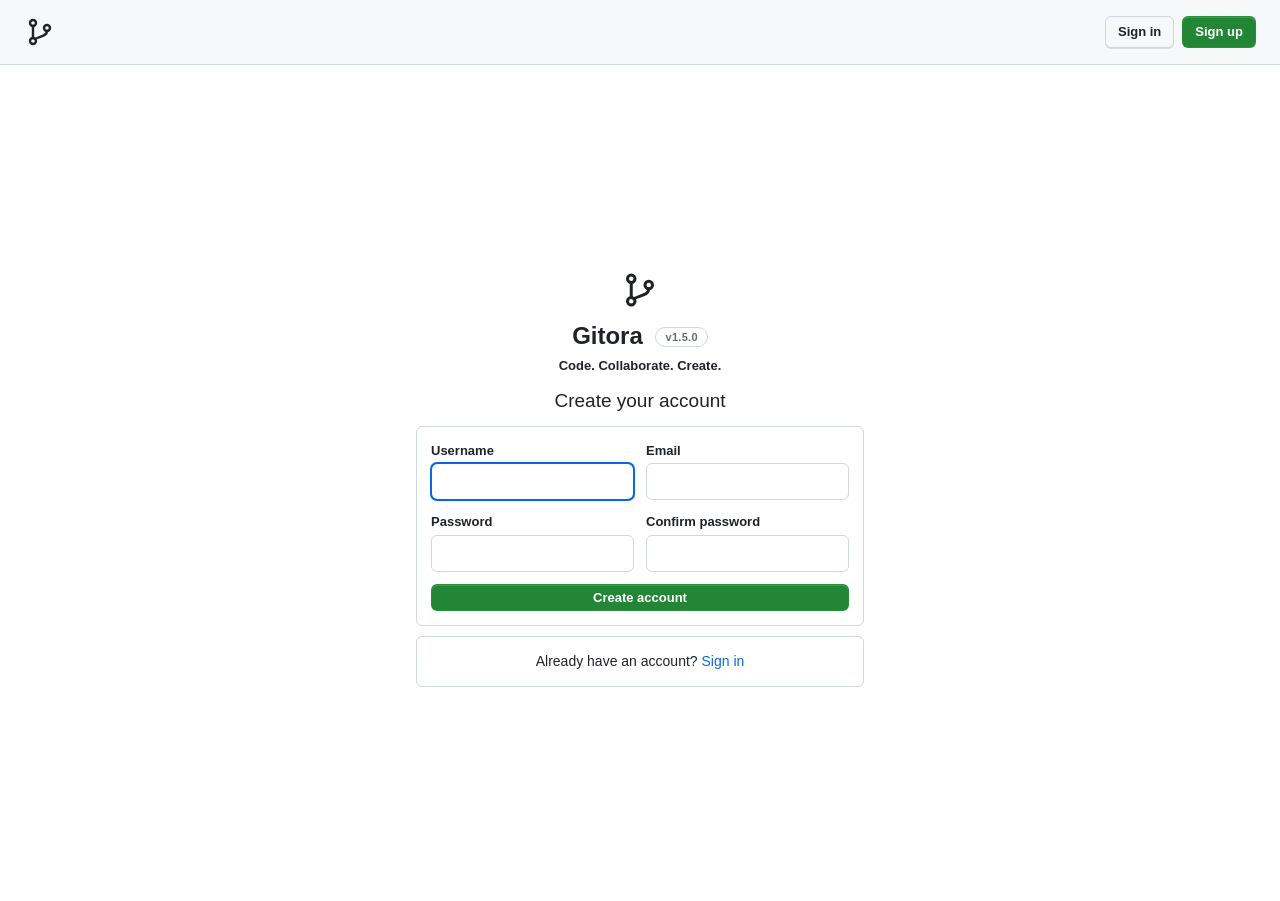
<file: index.html>
<!doctype html>
<html lang="en">
<head>
<meta charset="utf-8">
<meta name="viewport" content="width=device-width, initial-scale=1, viewport-fit=cover">
<meta name="theme-color" content="#151b23">
<title>Gitora</title>
<style>
:root{--bg:#0d1117;--panel:#161b22;--border:#30363d;--text:#e6edf3;--muted:#8b949e;--link:#58a6ff;--green:#238636;--green2:#2ea043;--hdr:#151b23;--hdr-bg:#151b23;--hdr-border:#3d444d;--hdr-fg:#f0f6fc;--hdr-muted:#9198a1;--hdr-btn-border:#3d444d;--hdr-hover:#656c7633;--danger:#f85149;--purple:#a371f7;--addbg:#2ea04326;--delbg:#f8514926;--kw:#ff7b72;--str:#a5d6ff;--num:#79c0ff;--tag:#7ee787}
@media (prefers-color-scheme: light){:root{--bg:#fff;--panel:#f6f8fa;--border:#d0d7de;--text:#1f2328;--muted:#656d76;--link:#0969da;--hdr:#f6f8fa;--hdr-bg:#f6f8fa;--hdr-border:#d1d9e0;--hdr-fg:#1f2328;--hdr-muted:#59636e;--hdr-btn-border:#d1d9e0;--hdr-hover:#818b981a;--addbg:#dafbe1;--delbg:#ffebe9;--kw:#cf222e;--str:#0a3069;--num:#0550ae;--tag:#116329}}
*{box-sizing:border-box}
body{margin:0;background:var(--bg);color:var(--text);font:14px/1.5 -apple-system,BlinkMacSystemFont,"Segoe UI",Helvetica,Arial,sans-serif}
a{color:var(--link);text-decoration:none;cursor:pointer}a:hover{text-decoration:underline}
header{background:var(--hdr-bg);border-bottom:1px solid var(--hdr-border);padding:12px 24px;display:flex;align-items:center;gap:16px;color:var(--hdr-fg);flex-wrap:wrap}
header nav a{color:var(--hdr-fg);font-weight:600;margin-right:12px}
header #gs{background:transparent;border:1px solid var(--hdr-btn-border);border-radius:6px;padding:5px 10px;color:var(--hdr-fg);width:260px;font-size:13px}
.logo{display:flex;align-items:center;gap:8px;font-weight:700;font-size:16px;color:var(--hdr-fg)}
.logo svg{width:28px;height:28px}
.sgrid{display:grid;grid-template-columns:260px minmax(0,1fr);gap:32px}@media(max-width:860px){.sgrid{grid-template-columns:1fr}}.snav h5{margin:18px 0 6px;padding:0 12px;font-size:12px;color:var(--muted);text-transform:uppercase;letter-spacing:.4px}.snav h5:first-child{margin-top:0}.snav a{display:block;padding:6px 12px;border-radius:6px;color:var(--text)}.snav a:hover{background:#6e76811a;text-decoration:none}.snav a.on{background:#6e768133;font-weight:600;box-shadow:inset 3px 0 #f78166}.srow{display:flex;gap:10px;align-items:center;padding:10px 16px;border-bottom:1px solid var(--border)}.srow:last-child{border:0}
.sp{flex:1}
.vr{display:inline-block;vertical-align:middle;margin-left:6px;border:1px solid var(--border);border-radius:2em;padding:1px 9px;font-size:11px;font-weight:600;color:var(--muted);letter-spacing:.3px}
.wrap{max-width:1100px;margin:0 auto;padding:24px}
.repohead{background:var(--panel);border-bottom:1px solid var(--border);padding:16px 24px 0}
.title{display:flex;align-items:center;gap:8px;font-size:20px;flex-wrap:wrap}
.badge{border:1px solid var(--border);border-radius:2em;padding:0 8px;font-size:12px;color:var(--muted)}
.tabs{display:flex;gap:4px;margin-top:16px;overflow-x:auto}
.tabs a{color:var(--text);padding:8px 14px;border-bottom:2px solid transparent;white-space:nowrap}
.tabs a.on{border-color:#f78166;font-weight:600}
.tabs a:hover{background:#6e76811a;text-decoration:none;border-radius:6px 6px 0 0}
.count{background:#6e768133;border-radius:2em;padding:0 6px;font-size:12px;margin-left:4px}
.btn{display:inline-flex;gap:6px;align-items:center;background:var(--panel);border:1px solid var(--border);color:var(--text);border-radius:6px;padding:5px 12px;font-size:13px;font-weight:600;cursor:pointer;font-family:inherit}
.btn:hover{filter:brightness(1.2);text-decoration:none}
.btn.green{background:var(--green);border-color:#2ea04366;color:#fff}
.btn.green:hover{background:var(--green2);filter:none}
.btn.purple{background:#8957e5;color:#fff;border-color:#8957e5}
.btn.danger{color:var(--danger)}
input[type=text],input[type=password],textarea,select{width:100%;background:var(--bg);border:1px solid var(--border);color:var(--text);border-radius:6px;padding:6px 10px;font:inherit}
select{width:auto}
textarea{font:13px/1.5 ui-monospace,SFMono-Regular,Menlo,monospace;min-height:160px;resize:vertical}
label{display:block;font-weight:600;margin:14px 0 4px}
.hint,.mt{color:var(--muted);font-size:12px;font-weight:400}
.bar{display:flex;gap:8px;align-items:center;margin-bottom:16px;flex-wrap:wrap}
.box{border:1px solid var(--border);border-radius:6px;overflow:hidden;margin-bottom:16px}
.box>h3{margin:0;padding:10px 16px;background:var(--panel);border-bottom:1px solid var(--border);font-size:14px;display:flex;align-items:center;gap:8px;flex-wrap:wrap}
.commit{background:var(--panel);padding:10px 16px;display:flex;gap:10px;align-items:center;border-bottom:1px solid var(--border);font-size:13px}
.commit .msg{flex:1;color:var(--muted);overflow:hidden;text-overflow:ellipsis;white-space:nowrap}
.row{display:grid;grid-template-columns:24px 1fr 100px 100px;gap:8px;padding:8px 16px;border-bottom:1px solid var(--border);align-items:center}
.row:last-child{border:0}.row:hover{background:#6e76811a}
.row a{color:var(--text)}
.row .m,.row .t{color:var(--muted);font-size:13px;overflow:hidden;text-overflow:ellipsis;white-space:nowrap}.row .t{text-align:right}
.crumbs{font-size:16px;margin-bottom:12px;word-break:break-all}
.drop{border:2px dashed var(--border);border-radius:8px;padding:18px;text-align:center;color:var(--muted);margin-bottom:16px}
.drop.over{border-color:var(--link);background:#388bfd1a}
.grid{display:grid;grid-template-columns:repeat(auto-fill,minmax(300px,1fr));gap:16px}
.grid1{display:grid;gap:12px}
.card{border:1px solid var(--border);border-radius:8px;padding:16px;background:var(--panel)}
.card h4{margin:0 0 6px;font-size:16px}.card p{margin:0 0 8px;color:var(--muted)}
.two{display:grid;grid-template-columns:1fr 300px;gap:24px}
@media(max-width:860px){.two{grid-template-columns:1fr}}
aside h4{margin:0 0 8px;font-size:14px}
aside section{padding-bottom:16px;margin-bottom:16px;border-bottom:1px solid var(--border)}
aside p{margin:0 0 10px}
.meta{color:var(--muted);display:flex;gap:8px;margin:4px 0;word-break:break-all}
.topics{display:flex;gap:6px;flex-wrap:wrap;margin-bottom:8px}
.topics span{background:#388bfd26;color:var(--link);border-radius:2em;padding:2px 10px;font-size:12px}
.lang{display:flex;height:8px;border-radius:4px;overflow:hidden;margin:8px 0}
.dot{display:inline-block;width:10px;height:10px;border-radius:50%;margin-right:4px}
.md{padding:24px 32px;line-height:1.6;word-wrap:break-word}
.md.sm{padding:12px 16px}
.md h1,.md h2{border-bottom:1px solid var(--border);padding-bottom:6px}
.md h1:first-child,.md p:first-child{margin-top:0}
.md code{background:#6e768133;padding:2px 6px;border-radius:6px;font:85% ui-monospace,Menlo,monospace}
.md pre{background:var(--panel);padding:16px;border-radius:6px;overflow:auto}
.md pre code{background:none;padding:0;font-size:12px}
.md blockquote{margin:0;padding:0 1em;color:var(--muted);border-left:4px solid var(--border)}
.md img{max-width:100%}
.md table{border-collapse:collapse;margin:12px 0}
.md th,.md td{border:1px solid var(--border);padding:6px 13px}
.md th{background:var(--panel)}
.code{margin:0;overflow:auto;font:12px/1.6 ui-monospace,Menlo,monospace}
.code table{border-collapse:collapse;width:100%}
.code td{padding:0 10px;white-space:pre;vertical-align:top}
.code td.n{color:var(--muted);text-align:right;user-select:none;width:1%;border-right:1px solid var(--border)}
.tk-c{color:var(--muted);font-style:italic}.tk-s{color:var(--str)}.tk-n{color:var(--num)}.tk-k{color:var(--kw)}.tk-t{color:var(--tag)}
.empty{text-align:center;padding:40px 16px;color:var(--muted)}
.tabbar{display:flex;background:var(--panel);border-bottom:1px solid var(--border)}
.tabbar button{background:none;border:0;border-bottom:2px solid transparent;color:var(--text);padding:10px 16px;font:inherit;cursor:pointer}
.tabbar button.on{border-color:#f78166;font-weight:600}
#toast{position:fixed;bottom:20px;left:50%;transform:translateX(-50%);background:var(--green);color:#fff;padding:10px 18px;border-radius:8px;display:none;z-index:99}
.note{background:#d2992233;border:1px solid #d2992266;border-radius:6px;padding:10px 14px;margin-bottom:16px;font-size:13px}
.note.blue{background:#388bfd1a;border-color:#388bfd66}
.umenu{display:none;position:absolute;right:0;top:38px;background:var(--panel);border:1px solid var(--border);border-radius:8px;width:220px;z-index:9;box-shadow:0 8px 24px #0006;overflow:hidden;color:var(--text);font-size:13px}
.umenu.open{display:block}.umenu a{display:block;padding:7px 12px;color:var(--text)}.umenu a:hover{background:#6e76811a;text-decoration:none}
.menu{display:none;position:absolute;right:0;top:34px;background:var(--panel);border:1px solid var(--border);border-radius:8px;width:310px;padding:12px;z-index:5;box-shadow:0 8px 24px #0006}
.menu.open{display:block}
.profile{display:grid;grid-template-columns:280px 1fr;gap:32px}
@media(max-width:800px){.profile{grid-template-columns:1fr}}
.pside .big{width:260px;max-width:100%;margin-bottom:14px}
.pside h1{margin:0;font-size:24px;line-height:1.25}.pside .un{font-size:20px;color:var(--muted);font-weight:300;margin-bottom:12px}
.stats{display:flex;gap:16px;margin:14px 0;color:var(--muted);flex-wrap:wrap}.stats b{color:var(--text)}
.graph{display:grid;grid-template-rows:repeat(7,11px);grid-auto-flow:column;grid-auto-columns:11px;gap:3px;overflow-x:auto;padding:4px 0 8px}
.graph i,.legend i{width:11px;height:11px;border-radius:2px;background:#6e76811f;display:inline-block}
.l1{background:#0e4429!important}.l2{background:#006d32!important}.l3{background:#26a641!important}.l4{background:#39d353!important}
@media (prefers-color-scheme: light){.l1{background:#aceebb!important}.l2{background:#4ac26b!important}.l3{background:#2da44e!important}.l4{background:#116329!important}}
.legend{display:flex;gap:4px;align-items:center;justify-content:flex-end;color:var(--muted);font-size:12px}
.ir{display:flex;gap:12px;padding:10px 16px;border-bottom:1px solid var(--border);align-items:flex-start}
.ir:last-child{border:0}.ir:hover{background:#6e76811a}
.ir .tt{font-weight:600;color:var(--text)}
.label{display:inline-block;border:1px solid;border-radius:2em;padding:0 8px;font-size:12px;font-weight:600;margin-left:4px}
.state{display:inline-block;border-radius:2em;padding:2px 12px;color:#fff;font-weight:600;font-size:13px}
.state.open{background:#238636}.state.closed{background:#8957e5}.state.merged{background:#8957e5}.state.closed.pr{background:#da3633}
.num{color:var(--muted);font-weight:300}
.cmt{border:1px solid var(--border);border-radius:6px;margin-bottom:16px}
.cmt>.ch{background:var(--panel);padding:8px 16px;border-bottom:1px solid var(--border);color:var(--muted);border-radius:6px 6px 0 0}
.cmt>.ch b{color:var(--text)}
.diff{width:100%;border-collapse:collapse;font:12px/1.5 ui-monospace,Menlo,monospace}
.diff td{padding:0 10px;white-space:pre-wrap;word-break:break-all;vertical-align:top}
.diff td.n{width:1%;color:var(--muted);user-select:none}
.diff tr.da{background:var(--addbg)}.diff tr.dr{background:var(--delbg)}
.diff tr.dc td{color:var(--muted);background:var(--panel);text-align:center}
.merge{border:1px solid #2ea04366;border-radius:6px;padding:16px;margin-bottom:16px}
.merge.done{border-color:#8957e566}
.feed{display:flex;gap:10px;margin-bottom:12px;font-size:13px}
.ov{position:fixed;inset:0;background:#0009;z-index:50;display:flex;justify-content:center;padding-top:12vh}
.dlg{background:var(--panel);border:1px solid var(--border);border-radius:10px;width:min(560px,92vw);max-height:60vh;overflow:auto;padding:12px;align-self:flex-start}
.dlg a{display:block;padding:6px 10px;border-radius:6px;color:var(--text)}.dlg a:hover{background:#6e76811a;text-decoration:none}
mark{background:#bb800966;color:inherit;border-radius:2px}
kbd{border:1px solid var(--border);border-bottom-width:2px;border-radius:4px;padding:0 5px;font-size:11px}
.auth{max-width:340px;margin:40px auto;padding:0 16px}.auth h2{text-align:center;font-weight:300}body.out .ah{display:none}

/* ================= responsive: desktop + tablet + mobile ================= */
html{-webkit-text-size-adjust:100%;text-size-adjust:100%}
body{overflow-x:hidden;-webkit-tap-highlight-color:transparent}
img,svg,video{max-width:100%}
.grid{grid-template-columns:repeat(auto-fill,minmax(min(300px,100%),1fr))}
.md table{display:block;max-width:100%;overflow-x:auto}
.md pre{max-width:100%}
.menu{z-index:40}
header{padding-left:max(24px,env(safe-area-inset-left));padding-right:max(24px,env(safe-area-inset-right));padding-top:max(12px,env(safe-area-inset-top))}
#bnav{display:none}

/* desktop: sticky header, comfortable wide layout */
@media(min-width:861px){
  header{position:sticky;top:0;z-index:20}
}

/* tablet */
@media(max-width:900px){
  header{padding-left:max(16px,env(safe-area-inset-left));padding-right:max(16px,env(safe-area-inset-right));gap:12px}
  header #gs{width:200px}
  .wrap{padding:20px 16px}
  .repohead{padding:14px 16px 0}
  .md{padding:18px 20px}
  .row{grid-template-columns:24px 1fr 90px 80px}
}

/* mobile */
@media(max-width:700px){
  body{font-size:15px;padding-bottom:calc(64px + env(safe-area-inset-bottom))}
  body.out{padding-bottom:0}

  /* header: logo + avatar on top, full-width search below; nav moves to bottom bar */
  header{padding:max(10px,env(safe-area-inset-top)) 12px 10px;gap:10px}
  header .logo{order:1;font-size:15px}
  header .sp{order:2}
  header #hdr{order:3}
  header #gs{order:4;width:100%;flex:1 1 100%;padding:8px 12px;font-size:16px}
  header nav.ah,header a.btn.green.ah{display:none}
  .umenu{position:fixed;top:52px;right:8px;width:min(260px,calc(100vw - 16px))}
  .umenu a{padding:12px 14px}

  /* bottom navigation */
  #bnav{display:flex;position:fixed;left:0;right:0;bottom:0;z-index:30;background:var(--panel);border-top:1px solid var(--border);padding-bottom:env(safe-area-inset-bottom)}
  body.out #bnav{display:none!important}
  #bnav a{flex:1;display:flex;flex-direction:column;align-items:center;gap:1px;padding:8px 2px 7px;font-size:11px;color:var(--muted);text-decoration:none}
  #bnav a span{font-size:19px;line-height:1.1;filter:grayscale(1);opacity:.75}
  #bnav a.on{color:var(--link);font-weight:600}
  #bnav a.on span{filter:none;opacity:1}

  .wrap{padding:14px 12px}
  h2{font-size:20px}

  /* repo header */
  .repohead{padding:12px 12px 0}
  .title{font-size:17px;gap:6px}
  .title .sp{flex:1 1 100%;height:0}
  .title .btn{flex:1;justify-content:center}
  .tabs{margin-top:12px;gap:0;scrollbar-width:none;-webkit-overflow-scrolling:touch;margin-left:-12px;margin-right:-12px;padding:0 6px}
  .tabs::-webkit-scrollbar{display:none}
  .tabs a{padding:10px 12px}

  /* controls: bigger touch targets, no iOS zoom on focus */
  input[type=text],input[type=password],textarea,select{font-size:16px;padding:9px 12px}
  input[type=text],input[type=password]{width:100%!important}
  textarea{min-height:140px}
  select{max-width:100%}
  .btn{padding:8px 14px;min-height:38px;justify-content:center}
  .bar{gap:8px}
  .bar .sp{display:none}
  .bar>.btn,.bar>a.btn{flex:0 0 auto}
  .bar>input[type=text]{flex:1 1 100%;min-width:0!important}
  .box>h3{padding:10px 12px}
  .box>h3 .btn{padding:6px 10px;min-height:34px}
  input[type=checkbox]{width:18px;height:18px}
  label.btn input{display:none}

  /* file list: name + age only */
  .row{grid-template-columns:24px 1fr auto;padding:11px 12px}
  .row .m{display:none}
  .row>span:empty{display:none}
  .commit{flex-wrap:wrap;padding:10px 12px;gap:6px 10px}
  .commit .msg{flex:1 1 40%;min-width:0}
  .ir{padding:12px;flex-wrap:wrap}
  .ir>div{min-width:0;flex:1 1 200px}

  /* clone menu as a bottom sheet */
  .menu{position:fixed;left:12px;right:12px;top:auto;bottom:calc(70px + env(safe-area-inset-bottom));width:auto;padding:14px}
  #drop b+*{}
  .drop{padding:14px;font-size:13px}
  .drop .btn{margin:4px!important}
  kbd{display:none}
  #gtf{display:none}

  /* markdown & code */
  .md{padding:14px}
  .md.sm{padding:10px 12px}
  .md h1{font-size:1.5em}
  .md th,.md td{padding:5px 9px}
  .code{font-size:11.5px}
  .code td{padding:0 8px}
  .diff{font-size:11px}

  /* profile */
  .profile{gap:20px}
  .pside{display:grid;grid-template-columns:96px 1fr;gap:4px 16px;align-items:center}
  .pside .big{grid-row:span 2;width:96px;margin:0}
  .pside .big img,.pside .big div{width:100%!important;height:auto!important;aspect-ratio:1;font-size:40px!important}
  .pside>*:not(.big){grid-column:1 / -1}
  .pside>h1{grid-column:2;font-size:20px}
  .pside>.un{grid-column:2;font-size:16px;margin:0}
  .stats{gap:12px}

  /* dialogs, toast, auth */
  .ov{padding-top:6vh}
  .dlg{width:94vw;max-height:70vh}
  #toast{bottom:calc(76px + env(safe-area-inset-bottom));max-width:90vw;text-align:center}
  body.out #toast{bottom:20px}
  .auth{margin:24px auto}
  .merge,.note{padding:12px}
  .card{padding:14px}
  .two{gap:16px}
}

/* very small phones */
@media(max-width:380px){
  .logo svg{width:24px;height:24px}
  #bnav a{font-size:10px}
  .title .btn{font-size:12px;padding:6px 8px}
}

/* touch devices: remove hover-only tints that stick after tap */
@media(hover:none){
  .row:hover,.ir:hover,.tabs a:hover,.umenu a:hover,.dlg a:hover{background:none}
}
@media(prefers-reduced-motion:reduce){*{scroll-behavior:auto!important}}

/* ================= GitHub-style polish ================= */
:root{color-scheme:dark light}
:root[data-theme=dark]{--bg:#0d1117;--panel:#161b22;--border:#30363d;--text:#e6edf3;--muted:#8b949e;--link:#58a6ff;--hdr:#151b23;--hdr-bg:#151b23;--hdr-border:#3d444d;--hdr-fg:#f0f6fc;--hdr-muted:#9198a1;--hdr-btn-border:#3d444d;--hdr-hover:#656c7633;--addbg:#2ea04326;--delbg:#f8514926;--kw:#ff7b72;--str:#a5d6ff;--num:#79c0ff;--tag:#7ee787;color-scheme:dark}
:root[data-theme=light]{--bg:#fff;--panel:#f6f8fa;--border:#d0d7de;--text:#1f2328;--muted:#656d76;--link:#0969da;--hdr:#f6f8fa;--hdr-bg:#f6f8fa;--hdr-border:#d1d9e0;--hdr-fg:#1f2328;--hdr-muted:#59636e;--hdr-btn-border:#d1d9e0;--hdr-hover:#818b981a;--addbg:#dafbe1;--delbg:#ffebe9;--kw:#cf222e;--str:#0a3069;--num:#0550ae;--tag:#116329;color-scheme:light}
:root[data-theme=light] .l1{background:#aceebb!important}:root[data-theme=light] .l2{background:#4ac26b!important}:root[data-theme=light] .l3{background:#2da44e!important}:root[data-theme=light] .l4{background:#116329!important}
*{scrollbar-color:#6e768166 transparent}::selection{background:#388bfd55}
@keyframes fi{from{opacity:0}}
#app{animation:fi .2s ease}
input:focus,textarea:focus,select:focus{outline:2px solid var(--link);outline-offset:-1px;border-color:var(--link)}
header #gs:focus{background:var(--bg);color:var(--text)}
.btn{box-shadow:0 1px 0 #01040920;transition:background .12s,border-color .12s}
.btn:hover{border-color:#8b949e}
.btn.green{box-shadow:inset 0 1px 0 #ffffff26}
.card{transition:border-color .15s,transform .15s}.card:hover{border-color:#8b949e}
.oi{display:inline-flex;vertical-align:-3px;margin-right:2px}
.oi svg{width:16px;height:16px;fill:none;stroke:currentColor;stroke-width:1.5;stroke-linecap:round;stroke-linejoin:round}
.oi.f{color:#54aeff}.oi.y{color:#e3b341}.oi.d{color:var(--muted)}
.tabs a{display:inline-flex;align-items:center;gap:6px}.tabs a .oi{color:var(--muted)}
.title{font-size:20px}.title>a:nth-of-type(2){font-weight:600}
#brsel{background:var(--panel);font-weight:600;border-radius:6px;padding:5px 8px;cursor:pointer}
.row .oi,.box>h3 .oi{color:var(--muted)}.row .oi.f{color:#54aeff}
.commit .oi{color:var(--muted)}
.dlg input{margin-bottom:6px}.dlg a.sel{background:#388bfd26;outline:1px solid #388bfd66}
.dlg h4{margin:6px 10px 10px}.dlg kbd{margin-right:8px}.dlg .kr{display:flex;justify-content:space-between;padding:5px 10px}
footer{display:flex;gap:16px;flex-wrap:wrap;align-items:center;max-width:1280px;margin:32px auto 0;padding:24px;border-top:1px solid var(--border);color:var(--muted);font-size:12px}
footer .sp{flex:1}body.out footer{display:none}
@media(min-width:701px){.row{grid-template-columns:20px minmax(120px,260px) 1fr 100px}.row .m{text-align:left}}
@media(max-width:700px){footer{padding:20px 12px;margin-top:16px}}

.logo .lt{display:flex;flex-direction:column;line-height:1.15}.logo .lt small{font-size:9px;line-height:1.2;font-weight:500;color:var(--hdr-muted);letter-spacing:.2px}
.brand{text-align:center;margin-bottom:8px}.brand .bm svg{width:56px;height:56px;color:var(--text)}
.brand .bn{font-size:28px;font-weight:700;margin-top:4px}.brand .bt{font-size:15px;font-weight:600;margin-top:2px}.brand .bs{font-size:12px;color:var(--muted);margin-top:2px}
@media(max-width:700px){.logo .lt small{display:none}}

/* ===== compact sign in / sign up: fits one screen, no scrollbar ===== */
html:has(body.out){scrollbar-width:none}html:has(body.out)::-webkit-scrollbar{display:none}
.auth{max-width:380px;margin:0 auto;padding:6px 16px;min-height:calc(100dvh - 64px);display:flex;flex-direction:column;justify-content:center}
.auth .brand{margin-bottom:4px}.auth .brand .bm svg{width:40px;height:40px}.auth .brand .bn{font-size:24px;margin-top:2px}.auth .brand .bt{font-size:13px}
.auth h2{font-size:19px;margin:8px 0 10px}
.auth .box{padding:14px!important;margin-bottom:10px}
.auth label{margin:8px 0 3px;font-size:13px}
.auth input{padding:7px 10px}
@media(min-width:460px){
  .auth:has(#ac){max-width:480px}
  .auth .box:has(#ac){display:grid;grid-template-columns:1fr 1fr;column-gap:12px}
  .auth .box:has(#ac) label{margin:0 0 3px!important}.auth .box:has(#ac) input{margin-bottom:12px}
  .auth .box:has(#ac)>:nth-child(1){grid-area:1/1}.auth .box:has(#ac)>:nth-child(2){grid-area:2/1}
  .auth .box:has(#ac)>:nth-child(3){grid-area:1/2}.auth .box:has(#ac)>:nth-child(4){grid-area:2/2}
  .auth .box:has(#ac)>:nth-child(5){grid-area:3/1}.auth .box:has(#ac)>:nth-child(6){grid-area:4/1}
  .auth .box:has(#ac)>:nth-child(7){grid-area:3/2}.auth .box:has(#ac)>:nth-child(8){grid-area:4/2}
  .auth .box:has(#ac)>:nth-child(9){grid-area:5/1/auto/-1;margin:0!important}
}
@media(max-height:620px){.auth .brand .bm,.auth .brand .bt{display:none}.auth h2{margin:4px 0 8px}}

/* ===== fix: profile page stretched the layout (mobile browser zoomed out to "desktop mode") ===== */
html{overflow-x:hidden;max-width:100%}
.profile{grid-template-columns:280px minmax(0,1fr)}
.two{grid-template-columns:minmax(0,1fr) 300px}
.profile>*,.two>*,.grid>*,.grid1>*,.wrap>*{min-width:0}
.graph{max-width:100%;overflow-x:auto;-webkit-overflow-scrolling:touch}
.box{max-width:100%}
@media(max-width:860px){.two{grid-template-columns:minmax(0,1fr)}}
@media(max-width:800px){.profile{grid-template-columns:minmax(0,1fr)}}
.logo .ver{font-size:11px;font-weight:500;color:var(--hdr-muted);border:1px solid var(--hdr-btn-border);border-radius:2em;padding:0 7px;line-height:18px;margin-left:-2px}

/* ================= Gitora 1.2 additions ================= */
#hdr{display:flex;align-items:center;gap:14px}
.code tr.hl td{background:#bb800933}.code td.n{cursor:pointer}.code td.n:hover{color:var(--text)}
input[type=date]{background:var(--bg);border:1px solid var(--border);color:var(--text);border-radius:6px;padding:6px 10px;font:inherit;color-scheme:inherit}
.rx{display:flex;gap:6px;flex-wrap:wrap;align-items:center;padding:6px 12px;border-top:1px solid var(--border)}
.rxb{background:var(--panel);border:1px solid var(--border);border-radius:2em;padding:0 9px;line-height:22px;font-size:12px;color:var(--text);cursor:pointer;font-family:inherit}
.rxb:hover{border-color:#8b949e}.rxb.on{background:#388bfd26;border-color:#388bfd66}
.rxadd{position:relative;display:inline-block}
.rxpick{display:none;position:absolute;left:0;bottom:30px;background:var(--panel);border:1px solid var(--border);border-radius:8px;padding:6px;gap:4px;z-index:6;box-shadow:0 8px 24px #0006}
.rxadd.open .rxpick{display:flex}
.kb{display:flex;gap:12px;overflow-x:auto;align-items:flex-start;padding-bottom:12px;-webkit-overflow-scrolling:touch}
.kcol{flex:0 0 290px;background:var(--panel);border:1px solid var(--border);border-radius:8px;display:flex;flex-direction:column;max-height:72vh}
.kh{display:flex;align-items:center;gap:6px;padding:8px 10px;border-bottom:1px solid var(--border)}
.kh .btn{padding:1px 8px;min-height:0}
.kbody{padding:8px;min-height:60px;overflow:auto;display:flex;flex-direction:column;gap:8px;border-radius:0 0 8px 8px}
.kbody.over{background:#388bfd1a}
.kcard{background:var(--bg);border:1px solid var(--border);border-radius:6px;padding:8px 10px;cursor:grab;word-break:break-word;font-size:13px}
.kcard:hover{border-color:#8b949e}
.kcard .ka{display:flex;gap:4px;margin-top:6px;opacity:.6}.kcard:hover .ka{opacity:1}
.kcard .ka .btn{padding:0 8px;min-height:0;font-size:12px}
.prog{height:8px;background:#6e768133;border-radius:4px;overflow:hidden}.prog i{display:block;height:100%;background:#2ea043}
.insl{display:grid;grid-template-columns:200px minmax(0,1fr);gap:24px}
.sidenav a{display:block;padding:6px 12px;border-radius:6px;color:var(--text);border-left:2px solid transparent}
.sidenav a:hover{background:#6e76811a;text-decoration:none}
.sidenav a.on{background:#6e76811a;border-left-color:#f78166;font-weight:600}
.statg{display:grid;grid-template-columns:repeat(auto-fit,minmax(140px,1fr));gap:12px;margin-bottom:16px}
.stat{border:1px solid var(--border);border-radius:8px;padding:12px;background:var(--panel)}.stat b{display:block;font-size:22px}
.wiki{display:grid;grid-template-columns:minmax(0,1fr) 260px;gap:24px}
.notif .ir.un{background:#388bfd0d}
.dot2{width:8px;height:8px;border-radius:50%;background:#1f6feb;margin-top:7px;flex:none}
@media(max-width:860px){.wiki{grid-template-columns:minmax(0,1fr)}.insl{grid-template-columns:minmax(0,1fr)}.sidenav{display:flex;overflow-x:auto}.sidenav a{white-space:nowrap}}
@media(max-width:700px){.kcol{flex-basis:84vw}}
@media(hover:none){.kcard .ka{opacity:1}}

/* ================= GitHub-style header ================= */
header{gap:12px;padding-top:max(16px,env(safe-area-inset-top));padding-bottom:16px;align-items:center}
.hbtn{display:inline-flex;align-items:center;justify-content:center;gap:4px;min-width:32px;height:32px;padding:0 8px;color:var(--hdr-fg);background:transparent;border:1px solid var(--hdr-btn-border);border-radius:6px;cursor:pointer;font:inherit;line-height:1}
.hbtn:hover{background:var(--hdr-hover);border-color:var(--hdr-btn-border);text-decoration:none}
.hbtn svg{display:block}
header .logo{gap:0}
header .logo svg{width:32px;height:32px}
header .logo .lt{display:none}
#hb{order:0}
#crumb{display:flex;align-items:center;gap:6px;color:var(--hdr-fg);font-size:14px;min-width:0;white-space:nowrap;overflow:hidden}
#crumb .cr{color:var(--hdr-fg);display:inline-flex;align-items:center}#crumb .cr.b{font-weight:600}#crumb a.cr:hover{text-decoration:underline}
#crumb .csl{color:var(--hdr-muted)}
.sbox{position:relative;display:flex;align-items:center}
.sbox>svg{position:absolute;left:10px;width:14px;height:14px;color:var(--hdr-muted);pointer-events:none}
.sbox #gs{width:272px;height:32px;padding:0 34px 0 32px;background:transparent;transition:width .15s,background .15s}
.sbox #gs::placeholder{color:var(--hdr-muted)}
.sbox:focus-within #gs{width:360px;background:var(--bg);color:var(--text)}
.sbox kbd{position:absolute;right:8px;color:var(--hdr-muted);border-color:var(--hdr-btn-border);background:transparent;pointer-events:none}
.sbox:focus-within kbd{display:none}
#hdr{gap:8px}
.bdg{position:absolute;top:-6px;right:-6px;box-shadow:0 0 0 2px var(--hdr-bg);background:#1f6feb;color:#fff;border-radius:2em;font-size:10px;font-weight:600;padding:0 5px;line-height:16px;min-width:16px;text-align:center}
#pm .mh{padding:6px 12px 2px;font-size:12px;color:var(--muted)}
#pm{width:240px}
body.out #hb,body.out #crumb{display:none}
.ov.drw{padding:0;justify-content:flex-start}
.drawer{width:min(320px,86vw);height:100%;overflow:auto;background:var(--panel);border-right:1px solid var(--border);padding:12px;animation:dr .16s ease}
@keyframes dr{from{transform:translateX(-24px);opacity:0}}
.drawer .dh{display:flex;align-items:center;gap:10px;padding:2px 4px 14px;border-bottom:1px solid var(--border);margin-bottom:8px}
.drawer a{display:flex;align-items:center;gap:8px;padding:8px 10px;border-radius:6px;color:var(--text)}
.drawer a:hover{background:#6e76811a;text-decoration:none}
.drawer .dt{display:flex;align-items:center;justify-content:space-between;padding:12px 10px 4px;font-size:12px;font-weight:600;color:var(--muted);border-top:1px solid var(--border);margin-top:8px}
@media(max-width:900px){#crumb{display:none}.sbox #gs{width:200px}.sbox:focus-within #gs{width:240px}}
@media(max-width:700px){
  header{padding-top:max(10px,env(safe-area-inset-top));padding-bottom:10px;gap:10px}
  .sbox{order:4;flex:1 1 100%}.sbox #gs,.sbox:focus-within #gs{width:100%;height:38px}
  .hbtn.hm{display:none}
  header .logo svg{width:28px;height:28px}
}

header a:hover{text-decoration:none}
header .logo,header .logo:hover{color:var(--hdr-fg)}
#avb{color:var(--hdr-fg)!important}



/* Ask Copilot */
.cpb[aria-expanded=true]{background:var(--hdr-hover)}
.cpp{position:fixed;right:16px;z-index:60;width:min(400px,calc(100vw - 16px));max-height:calc(100vh - 90px);display:flex;flex-direction:column;background:var(--panel);color:var(--text);border:1px solid var(--border);border-radius:12px;box-shadow:0 8px 24px #0006;overflow:hidden;animation:fi .12s ease}
.cpp .cph{display:flex;align-items:center;gap:8px;padding:10px 12px;border-bottom:1px solid var(--border)}
.cpp .cph .hbtn{color:var(--text);border-color:var(--border);min-width:28px;height:28px}
.cpp .cph .hbtn:hover{background:#6e76811a}
.cpp .cpl{display:inline-flex;align-items:center;gap:8px;font-size:14px}
.cpp .cpb2{flex:1;min-height:200px;max-height:min(420px,55vh);overflow:auto;padding:14px}
.cpp .cpw{text-align:center;padding:8px 0}
.cpp .cpg{display:inline-flex;width:64px;height:64px;align-items:center;justify-content:center;border-radius:50%;background:linear-gradient(135deg,#8957e522,#1f6feb22);color:var(--purple)}
.cpp .cpw h3{margin:10px 0 4px;font-size:18px}.cpp .cpw p{margin:0 0 14px}
.cpp .cps{display:flex;flex-direction:column;gap:6px;text-align:left}
.cpp .cpsg{font:inherit;color:var(--text);background:var(--bg);border:1px solid var(--border);border-radius:8px;padding:8px 12px;cursor:pointer;text-align:left}
.cpp .cpsg:hover{background:#6e76811a;border-color:var(--muted)}
.cpp .cpm{max-width:92%;margin:0 0 10px;padding:8px 12px;border-radius:12px;word-wrap:break-word;overflow-wrap:anywhere}
.cpp .cpm.u{margin-left:auto;background:#1f6feb;color:#fff;border-bottom-right-radius:4px}
.cpp .cpm.a{background:var(--bg);border:1px solid var(--border);border-bottom-left-radius:4px}
.cpp .cpm ul{margin:6px 0 6px 18px;padding:0}
.cpp .cpf{display:flex;gap:8px;align-items:flex-end;padding:10px 12px;border-top:1px solid var(--border)}
.cpp .cpf textarea{flex:1;resize:none;max-height:120px;padding:7px 10px;background:var(--bg);color:var(--text);border:1px solid var(--border);border-radius:8px;font:inherit;line-height:1.4}
.cpp .cpt{padding:0 12px 10px;font-size:11px}
@media(max-width:700px){.cpp{right:8px;left:8px;width:auto}.cpp .cpf textarea{font-size:16px}}

/* Switch repository */
#crumb .rsw{display:inline-flex;align-items:center;justify-content:center;width:24px;height:24px;padding:0;margin-left:2px;border:0;border-radius:6px;background:transparent;color:var(--hdr-muted);cursor:pointer;flex:none}
#crumb .rsw:hover,#crumb .rsw[aria-expanded=true]{background:var(--hdr-hover);color:var(--hdr-fg)}
.rsm{position:fixed;z-index:60;background:var(--panel);color:var(--text);border:1px solid var(--border);border-radius:12px;box-shadow:0 8px 24px #0006;overflow:hidden;font-size:14px;animation:fi .12s ease}
.rsm .rsh{padding:10px 16px;font-size:12px;font-weight:600;color:var(--muted);border-bottom:1px solid var(--border)}
.rsm .rsf{padding:8px;border-bottom:1px solid var(--border)}
.rsm .rsf input{width:100%;height:32px;padding:0 10px;background:var(--bg);color:var(--text);border:1px solid var(--border);border-radius:6px;font:inherit}
.rsm .rsl{max-height:min(320px,50vh);overflow:auto;padding:4px}
.rsm .rsi{display:flex;align-items:center;gap:8px;padding:7px 8px;border-radius:6px;color:var(--text)}
.rsm .rsi:hover{background:#6e76811a;text-decoration:none}
.rsm .rsi.cur{background:#6e768126}
.rsm .rck{width:14px;flex:none;color:var(--muted);font-size:12px;text-align:center}
.rsm .rtx{flex:1;min-width:0;overflow:hidden;text-overflow:ellipsis;white-space:nowrap}
.rsm .rsx{display:flex;justify-content:space-between;padding:10px 16px;border-top:1px solid var(--border);font-size:12px}

/* GitHub-style repository header */
.repohead{background:var(--bg);padding:16px 24px 0}
.title{font-size:20px;gap:6px}
.title .badge{margin-left:4px;font-weight:500}
.title .btn{font-weight:500}
.tabs{margin-top:14px;gap:2px}
.tabs a{padding:8px 12px;gap:8px;font-size:14px;border-bottom:2px solid transparent;margin-bottom:0}
.tabs a:hover{border-radius:6px 6px 0 0}
.tabs a.on{border-bottom-color:#fd8c73;font-weight:600}
.tabs a.on .oi{color:var(--text)}
.tabs a .oi{margin:0;flex:none}.tabs a{flex:none}
/* ===== v1.5.0 additions ===== */
:root[data-theme=dimmed]{--bg:#22272e;--panel:#2d333b;--border:#444c56;--text:#adbac7;--muted:#768390;--link:#539bf5;--hdr:#2d333b;--hdr-bg:#2d333b;--hdr-border:#444c56;--hdr-fg:#cdd9e5;--hdr-muted:#768390;--hdr-btn-border:#444c56;--hdr-hover:#636e7b33;--addbg:#2ea04326;--delbg:#f8514926;--kw:#ff7b72;--str:#a5d6ff;--num:#79c0ff;--tag:#7ee787;color-scheme:dark}
:root[data-theme=contrast]{--bg:#0a0c10;--panel:#151b23;--border:#7a828e;--text:#f0f3f6;--muted:#d9dee3;--link:#71b7ff;--hdr:#010409;--hdr-bg:#010409;--hdr-border:#7a828e;--hdr-fg:#ffffff;--hdr-muted:#d9dee3;--hdr-btn-border:#7a828e;--hdr-hover:#656c7633;--addbg:#2ea04326;--delbg:#f8514926;--kw:#ff7b72;--str:#a5d6ff;--num:#79c0ff;--tag:#7ee787;color-scheme:dark}
#avr.vr{margin-left:4px;cursor:pointer;background:transparent;font:inherit;font-size:11px;font-weight:600;color:var(--muted)}
#avr.vr:hover{border-color:var(--link);color:var(--link)}
.tabbar{align-items:center;flex-wrap:wrap}
.mdtb{display:flex;align-items:center;gap:2px;flex-wrap:wrap;margin-left:auto;padding:0 8px;position:relative}
.mdtb.solo{margin:0;padding:6px 8px;background:var(--panel);border:1px solid var(--border);border-bottom:0;border-radius:6px 6px 0 0}
.tabbar button.mdb,.mdtb button.mdb{border:0;border-radius:6px;padding:0;width:28px;height:28px;display:inline-flex;align-items:center;justify-content:center;background:transparent;color:var(--muted);font:inherit;font-size:13px;cursor:pointer}
.tabbar button.mdb:hover,.mdtb button.mdb:hover{background:#6e76811a;color:var(--text)}
.mdsep{width:1px;height:16px;background:var(--border);margin:0 4px}
.mdpop{position:absolute;right:8px;top:100%;z-index:40;width:min(300px,calc(100vw - 32px));background:var(--panel);color:var(--text);border:1px solid var(--border);border-radius:10px;box-shadow:0 8px 24px #0006;padding:6px;font-size:13px}
.mdpop .sr{display:flex;align-items:center;gap:6px;padding:6px 8px;border-radius:6px;cursor:pointer}
.mdpop .sr:hover{background:#6e76811a}.mdpop .sr b{white-space:nowrap}.mdpop .sr span{flex:1;min-width:0;overflow:hidden;text-overflow:ellipsis;white-space:nowrap;color:var(--muted)}
.mdpop .sr i{font-style:normal;color:var(--muted);padding:0 6px;border-radius:4px}.mdpop .sr i:hover{background:#f8514926;color:var(--danger)}
.mdpop .sf{border-top:1px solid var(--border);margin-top:6px;padding:8px 6px 4px;display:flex;flex-direction:column;gap:6px}
.mdpop input,.mdpop textarea{width:100%;background:var(--bg);color:var(--text);border:1px solid var(--border);border-radius:6px;padding:5px 8px;font:inherit;min-height:0}
.mdpop textarea{min-height:56px;resize:vertical}
.mdpop .eg{display:grid;grid-template-columns:repeat(8,1fr);gap:2px}
.mdpop .eg button{border:0;background:transparent;border-radius:6px;font-size:18px;height:32px;cursor:pointer}.mdpop .eg button:hover{background:#6e76811a}
.mdpop .mh{padding:4px 8px;font-size:12px;color:var(--muted)}
.md pre{position:relative}
.cpy{position:absolute;top:6px;right:6px;display:inline-flex;align-items:center;gap:4px;height:26px;padding:0 8px;font:inherit;font-size:12px;color:var(--text);background:var(--panel);border:1px solid var(--border);border-radius:6px;cursor:pointer;opacity:0;transition:opacity .12s}
.md pre:hover .cpy,.cpy:focus,.cpy.ok{opacity:1}.cpy.ok{color:var(--green2);border-color:var(--green2)}
@media(hover:none){.cpy{opacity:1}}
#btt{position:fixed;right:18px;bottom:20px;z-index:25;width:40px;height:40px;border-radius:50%;border:1px solid var(--border);background:var(--panel);color:var(--text);cursor:pointer;display:none;align-items:center;justify-content:center;box-shadow:0 4px 14px #0005}
#btt.show{display:flex}#btt:hover{border-color:var(--muted)}
@media(max-width:700px){#btt{bottom:calc(76px + env(safe-area-inset-bottom))}}
.wn h5{margin:16px 0 6px;font-size:13px;display:flex;align-items:center;gap:8px}.wn ul{margin:0 0 4px 18px;padding:0}.wn li{margin:3px 0}
.wn .tag{font-size:11px;font-weight:600;border-radius:2em;padding:0 8px;background:#2ea04333;color:var(--green2);border:1px solid #2ea04366}
.trg{display:grid;gap:12px}.trr{display:flex;align-items:flex-start;gap:12px}.trr .rk{width:28px;text-align:center;font-weight:700;color:var(--muted);padding-top:2px}.trr .card{flex:1;min-width:0}

</style>
</head>
<body>
<header>
  <button class="hbtn ah" id="hb" aria-label="Open navigation" title="Menu"><svg viewBox="0 0 16 16" width="16" height="16" fill="none" stroke="currentColor" stroke-width="1.6" stroke-linecap="round"><path d="M2 4h12M2 8h12M2 12h12"/></svg></button>
  <a class="logo" href="#/" title="Gitora"><svg viewBox="0 0 32 32" fill="none" stroke="currentColor" stroke-width="2.4" stroke-linecap="round" stroke-linejoin="round"><circle cx="9" cy="7" r="3"/><circle cx="9" cy="25" r="3"/><circle cx="23" cy="12" r="3"/><path d="M9 10v12M23 15c0 5-6 5-12 8"/></svg><span class="lt"><b>Gitora</b></span></a>
  <div id="crumb" class="ah"></div>
  <span class="sp"></span>
  <label class="sbox ah"><svg viewBox="0 0 16 16" fill="none" stroke="currentColor" stroke-width="1.6" stroke-linecap="round"><circle cx="7" cy="7" r="4.5"/><path d="M10.5 10.5L14 14"/></svg><input id="gs" placeholder="Search or jump to…" autocomplete="off"><kbd>/</kbd></label>
  <div id="hdr"></div>
</header>
<div id="app"></div>
<nav id="bnav" class="ah" aria-label="Main">
  <a href="#/" data-k="#/"><span>🏠</span>Home</a>
  <a href="#/explore" data-k="#/explore"><span>🧭</span>Explore</a>
  <a href="#/new" data-k="#/new"><span>➕</span>New</a>
  <a href="#/stars" data-k="#/stars"><span>⭐</span>Stars</a>
  <a href="#/gists" data-k="#/gists"><span>📋</span>Gists</a>
</nav>
<footer class="ah"><span><b>Gitora</b> <span id="avr">v1.5.0</span> © 2026 · Code. Collaborate. Create.</span><a href="#/explore">Explore</a><a href="#/gists">Gists</a><a href="#/about">About Developer</a><a href="#" id="kh">Shortcuts</a><span class="sp"></span><span>Data is stored locally in this browser</span></footer>
<div id="toast"></div>
<div id="modal"></div>

<script>
/* ===== Gitora 1.2 — extra GitHub features: commit details, wiki, projects, milestones, insights, notifications, reactions ===== */
const TPL={
  bug:"### Describe the bug\nA clear and concise description of what the bug is.\n\n### Steps to reproduce\n1. Go to '...'\n2. Click on '...'\n3. See error\n\n### Expected behavior\n\n### Screenshots / environment\n",
  feat:"### Is your feature request related to a problem?\n\n### Describe the solution you'd like\n\n### Alternatives you've considered\n\n### Additional context\n",
  q:"### Question\n\n### What have you tried?\n"};
const RX=["👍","👎","😄","🎉","😕","❤️","🚀","👀"];

/* ---- commit snapshots & change tracking ---- */
function mkSnap(files){const s={};for(const [p,f] of Object.entries(files))s[p]={t:f.text?1:0,c:f.text?f.content:null,k:f.text?"":(f.content||"").length+":"+(f.content||"").slice(-24)};return s}
function baseline(r){for(const b of Object.values(r.branches))b.snap=mkSnap(b.files)}
function chg(p,t,a,c){
  const o={p,t,add:0,del:0,ops:null,bin:false};
  if((a&&!a.t)||(c&&!c.t)){o.bin=true;return o}
  const ops=lineDiff(a?a.c.split("\n"):[],c?c.c.split("\n"):[]);
  for(const x of ops){if(x[0]=="+")o.add++;else if(x[0]=="-")o.del++}
  const keep=new Array(ops.length).fill(false);
  ops.forEach((x,i)=>{if(x[0]!=" ")for(let j=Math.max(0,i-3);j<=Math.min(ops.length-1,i+3);j++)keep[j]=true});
  const out=[];let gap=false;
  ops.forEach((x,i)=>{if(keep[i]){if(gap&&out.length)out.push(["~",""]);gap=false;out.push(x)}else gap=true});
  o.ops=out.slice(0,600);return o}
function calcChanges(r,br){
  const b=r.branches[br];
  if(!b.snap){b.snap=mkSnap(b.files);return[]}
  const prev=b.snap,cur=mkSnap(b.files),out=[];
  for(const p of Object.keys(cur)){const a=prev[p],c=cur[p];
    if(!a)out.push(chg(p,"added",null,c));
    else if(a.t!==c.t||a.c!==c.c||a.k!==c.k)out.push(chg(p,"modified",a,c))}
  for(const p of Object.keys(prev))if(!cur[p])out.push(chg(p,"deleted",prev[p],null));
  b.snap=cur;return out.sort((x,y)=>x.p.localeCompare(y.p)).slice(0,100)}
function allCommits(r){const seen=new Set(),out=[];for(const b of Object.values(r.branches))for(const c of b.commits)if(!seen.has(c.id)){seen.add(c.id);out.push(c)}return out}
const diffRows=ops=>ops.map(o=>o[0]=="~"?'<tr class="dc"><td colspan="2">⋯</td></tr>':`<tr class="d${o[0]=="+"?"a":o[0]=="-"?"r":""}"><td class="n">${o[0]}</td><td>${esc(o[1])||" "}</td></tr>`).join("");

function commitView(n,id){
  const r=R(n);let c=null,bn="",idx=0;
  for(const [k,b] of Object.entries(r.branches)){const i=b.commits.findIndex(x=>x.id==id);if(i>=0){c=b.commits[i];bn=k;idx=i;break}}
  if(!c)return notFound();
  const list=r.branches[bn].commits,par=list[idx+1],nxt=list[idx-1],ch=c.changes;
  const add=(ch||[]).reduce((s,x)=>s+x.add,0),del=(ch||[]).reduce((s,x)=>s+x.del,0);
  const lines=c.msg.split("\n"),by=c.by||db.profile.username;
  const files=!ch?'<div class="empty">File-level details weren\'t recorded for this older commit.</div>'
   :!ch.length?'<div class="empty">No file changes in this commit.</div>'
   :`<p class="mt" style="margin:0 0 12px">Showing <b style="color:var(--text)">${ch.length}</b> changed file${ch.length>1?"s":""} with <b style="color:#3fb950">${add} additions</b> and <b style="color:var(--danger)">${del} deletions</b>.</p>`+ch.map(x=>`<div class="box"><h3><b>${esc(x.p)}</b> <span class="badge">${x.t}</span><span class="sp"></span><span style="color:#3fb950">+${x.add}</span> <span style="color:var(--danger)">−${x.del}</span></h3>${x.bin?`<div class="empty">Binary file ${x.t}</div>`:x.ops&&x.ops.length?`<div style="overflow:auto"><table class="diff">${diffRows(x.ops)}</table></div>`:'<div class="empty">No textual changes to display.</div>'}</div>`).join("");
  app.innerHTML=head(n,"code")+`<div class="wrap" style="max-width:1100px"><div class="box"><div style="padding:16px"><h3 style="margin:0 0 8px;border:0;padding:0;background:none;font-size:18px">${esc(lines[0])}</h3>${lines.slice(1).join("\n").trim()?`<pre class="code" style="padding:8px 0">${esc(lines.slice(1).join("\n").trim())}</pre>`:""}
  <div class="bar" style="margin:8px 0 0"><span style="display:flex">${avatarHTML(20)}</span><b>${esc(by)}</b><span class="mt">committed ${ago(c.time)} · on <a href="${L.tree(n,bn,"")}">${esc(bn)}</a></span><span class="sp"></span>
  ${par?`<span class="mt">parent <a href="#/r/${n}/commit/${par.id}" style="font-family:monospace">${par.id.slice(0,7)}</a></span>`:""}<span class="mt">commit <code style="font-family:monospace">${c.id.slice(0,7)}</code></span>
  ${nxt?`<a class="btn" href="#/r/${n}/commit/${nxt.id}">Next ›</a>`:""}</div></div></div>${files}<a href="#/r/${n}/commits/${bn}">← All commits</a></div>`}

/* ---- notifications ---- */
function notifItems(){
  const out=[];
  for(const [n,r] of Object.entries(db.repos))for(const i of r.issues){
    const h=`#/r/${n}/${i.type=="pr"?"pull":"issues"}/${i.n}`;
    out.push({t:i.created,n,i,h,txt:(i.type=="pr"?"Pull request":"Issue")+" opened"});
    if(i.state=="merged"&&i.mergedAt)out.push({t:i.mergedAt,n,i,h,txt:"Pull request merged"});
    for(const c of i.comments)out.push({t:c.time,n,i,h,txt:"New comment from "+c.author})}
  return out.sort((a,b)=>b.t-a.t)}
function unread(){const a=acct();if(a.readAt==null){a.readAt=Date.now();save()}return notifItems().filter(x=>x.t>a.readAt).length}
function notifications(){
  const a=acct(),read=a.readAt||0,items=notifItems();
  app.innerHTML=`<div class="wrap" style="max-width:900px"><div class="bar"><h2 style="margin:0">Notifications</h2><span class="sp"></span><button class="btn" id="mar">✓ Mark all as read</button></div>
  <div class="box notif">${items.length?items.map(x=>`<div class="ir ${x.t>read?"un":""}">${x.t>read?'<span class="dot2"></span>':'<span style="width:8px;flex:none"></span>'}${icon(x.i)}<div style="flex:1"><a class="tt" href="${x.h}">${esc(x.i.title)}</a><div class="mt">${esc(x.n)}#${x.i.n} · ${esc(x.txt)} · ${ago(x.t)}</div></div></div>`).join(""):'<div class="empty"><h3>You\'re all caught up</h3><p>Activity on issues and pull requests shows up here.</p></div>'}</div></div>`;
  $("#mar").onclick=()=>{a.readAt=Date.now();save();renderHeader();route();toast("Marked all as read")}}

/* ---- global Issues / Pull requests ---- */
function globalList(type){
  const P=new URLSearchParams((location.hash.split("?")[1])||""),st=P.get("state")||"open",rows=[];
  for(const [n,r] of Object.entries(db.repos))for(const i of r.issues)if(i.type==type)rows.push({n,i});
  const open=rows.filter(x=>x.i.state=="open"),closed=rows.filter(x=>x.i.state!="open");
  const shown=(st=="open"?open:closed).sort((a,b)=>b.i.created-a.i.created),base="#/"+(type=="pr"?"pulls":"issues");
  app.innerHTML=`<div class="wrap" style="max-width:1000px"><h2>${type=="pr"?"Pull requests":"Issues"}</h2><div class="box"><h3><a href="${base}" style="color:var(--text);${st=="open"?"font-weight:700":""}">● ${open.length} Open</a><a href="${base}?state=closed" style="color:var(--text);${st!="open"?"font-weight:700":""}">✓ ${closed.length} Closed</a></h3>
  ${shown.map(({n,i})=>`<div class="ir">${icon(i)}<div style="flex:1"><a class="tt" href="#/r/${n}/${type=="pr"?"pull":"issues"}/${i.n}">${esc(i.title)}</a>${i.labels.map(chip).join("")}<div class="mt">${esc(n)}#${i.n} · ${i.state=="merged"?"merged":i.state=="open"?"opened":"closed"} ${ago(i.created)}${type=="pr"?` · ${esc(i.head)} → ${esc(i.base)}`:""}</div></div>${i.comments.length?`<span class="mt">💬 ${i.comments.length}</span>`:""}</div>`).join("")||`<div class="empty">Nothing here.</div>`}</div></div>`}

/* ---- reactions, assignees, edit ---- */
function rxBar(n,num,it,key){
  const m=(it.react||{})[key]||{},on=Object.keys(m).filter(e=>m[e]>0);
  return`<div class="rx">${on.map(e=>`<button class="rxb on" data-react="${n}|${num}|${key}|${e}">${e} ${m[e]}</button>`).join("")}<span class="rxadd"><button class="rxb" data-rxopen="1">☺ React</button><span class="rxpick">${RX.map(e=>`<button class="rxb" data-react="${n}|${num}|${key}|${e}">${e}</button>`).join("")}</span></span></div>`}
function editIssueDlg(n,num){
  const it=R(n).issues.find(x=>x.n==num);if(!it)return;
  $("#modal").innerHTML=`<div class="ov"><div class="dlg" style="padding:16px"><h4 style="margin:0 0 10px">Edit ${it.type=="pr"?"pull request":"issue"} #${num}</h4><input type="text" id="eit" value="${esc(it.title)}"><div style="height:8px"></div><textarea id="eib" style="min-height:160px">${esc(it.body||"")}</textarea><p style="margin:12px 0 0;display:flex;gap:8px"><button class="btn green" id="eis">Save</button><button class="btn" id="eic">Cancel</button></p></div></div>`;
  $("#eic").onclick=closeModal;
  $("#eis").onclick=()=>{const t=$("#eit").value.trim();if(!t)return toast("Title is required");it.title=t;it.body=$("#eib").value;save();closeModal();route()}}
document.addEventListener("click",e=>{
  const b=e.target.closest("[data-react]");
  if(b){const [n,num,key,em]=b.dataset.react.split("|"),it=R(n).issues.find(x=>x.n==+num);it.react=it.react||{};const m=it.react[key]=it.react[key]||{};m[em]=m[em]?0:1;save();route();return}
  const o=e.target.closest("[data-rxopen]");if(o){o.parentElement.classList.toggle("open");return}
  const ed=e.target.closest("[data-edit]");if(ed){const [n,num]=ed.dataset.edit.split("|");editIssueDlg(n,+num);return}
  const ln=e.target.closest(".code td.n");
  if(ln){const tr=ln.parentElement,was=tr.classList.contains("hl");document.querySelectorAll(".code tr.hl").forEach(x=>x.classList.remove("hl"));if(!was)tr.classList.add("hl")}});
document.addEventListener("change",e=>{
  const s=e.target.closest&&e.target.closest(".sel2");if(!s)return;
  const it=R(s.dataset.n).issues.find(x=>x.n==+s.dataset.num);if(!it)return;it[s.dataset.f]=s.value;save();toast("Updated")});
document.addEventListener("click",e=>{
  const t=e.target.closest("[data-tpl]");if(!t)return;
  const ib=$("#ib");if(!ib)return;ib.value=TPL[t.dataset.tpl];
  const ti=$("#it");if(ti&&!ti.value.trim())ti.value=t.dataset.pre||"";
  document.querySelectorAll(".lbc").forEach(x=>x.checked=x.value==t.dataset.lb)});

/* ---- milestones ---- */
function milestones(n,P){
  const r=R(n);r.milestones=r.milestones||[];
  const st=P.get("state")=="closed"?"closed":"open",list=r.milestones.filter(m=>m.state==st);
  const prog=m=>{const is=r.issues.filter(i=>i.milestone==m.id),d=is.filter(i=>i.state!="open").length;return{t:is.length,d,o:is.length-d,p:is.length?Math.round(d/is.length*100):0}};
  app.innerHTML=head(n,"issues")+`<div class="wrap" style="max-width:900px"><div class="bar"><h3 style="margin:0">Milestones</h3><span class="sp"></span><a class="btn" href="#/r/${n}/issues">Back to issues</a><button class="btn green" id="nm">New milestone</button></div>
  <div id="mf" class="box" style="display:none;padding:16px"><label style="margin-top:0">Title *</label><input type="text" id="mt"><label>Due date <span class="hint">(optional)</span></label><input type="date" id="md"><label>Description</label><textarea id="mdsc" style="min-height:80px"></textarea><p style="margin:12px 0 0"><button class="btn green" id="mc">Create milestone</button></p></div>
  <div class="box"><h3><a href="#/r/${n}/milestones" style="color:var(--text);${st=="open"?"font-weight:700":""}">${r.milestones.filter(m=>m.state=="open").length} Open</a><a href="#/r/${n}/milestones?state=closed" style="color:var(--text);${st=="closed"?"font-weight:700":""}">${r.milestones.filter(m=>m.state=="closed").length} Closed</a></h3>
  ${list.map(m=>{const p=prog(m),late=m.due&&m.state=="open"&&new Date(m.due+"T23:59:59")<Date.now();
    return`<div class="ir" style="display:block"><div style="display:flex;gap:8px;flex-wrap:wrap;align-items:center"><a class="tt" style="font-size:16px" href="#/r/${n}/issues?milestone=${m.id}&state=open">${esc(m.title)}</a><span class="sp"></span>${m.state=="open"?`<button class="btn" data-mcl="${m.id}">Close</button>`:`<button class="btn" data-mop="${m.id}">Reopen</button>`}<button class="btn danger" data-mdl="${m.id}">Delete</button></div>
    <div class="mt" style="margin:4px 0 8px">${m.due?`<span style="${late?"color:var(--danger)":""}">${late?"Past due · ":"Due by "}${new Date(m.due+"T00:00:00").toLocaleDateString(undefined,{month:"long",day:"numeric",year:"numeric"})}</span>`:"No due date"}</div>${m.desc?`<p style="margin:0 0 8px">${esc(m.desc)}</p>`:""}
    <div class="prog"><i style="width:${p.p}%"></i></div><div class="mt" style="margin-top:6px"><b style="color:var(--text)">${p.p}%</b> complete · ${p.o} open · ${p.d} closed</div></div>`}).join("")||`<div class="empty">No ${st} milestones.${st=="open"?" Milestones help you track progress on groups of issues.":""}</div>`}</div></div>`;
  $("#nm").onclick=()=>{$("#mf").style.display=""};
  $("#mc").onclick=()=>{const t=$("#mt").value.trim();if(!t)return toast("Title is required");r.milestones.push({id:rid(),title:t,due:$("#md").value,desc:$("#mdsc").value.trim(),state:"open"});save();toast("Milestone created");route()};
  const set=(a,f)=>document.querySelectorAll(`[${a}]`).forEach(b=>b.onclick=()=>{const m=r.milestones.find(x=>x.id==b.getAttribute(a));f(m);save();route()});
  set("data-mcl",m=>m.state="closed");set("data-mop",m=>m.state="open");
  document.querySelectorAll("[data-mdl]").forEach(b=>b.onclick=()=>{if(!confirm("Delete this milestone?"))return;r.milestones=r.milestones.filter(x=>x.id!=b.dataset.mdl);r.issues.forEach(i=>{if(i.milestone==b.dataset.mdl)i.milestone=""});save();route()})}

/* ---- projects (kanban) ---- */
function moveCard(p,cid,toCol,idx){
  let card=null;
  for(const c of p.cols){const i=c.cards.findIndex(x=>x.id==cid);if(i>=0){card=c.cards.splice(i,1)[0];break}}
  if(!card)return;const to=p.cols.find(c=>c.id==toCol);if(!to)return;
  idx==null||idx<0||idx>to.cards.length?to.cards.push(card):to.cards.splice(idx,0,card)}
function projects(n,id){
  const r=R(n);r.projects=r.projects||[];
  if(id){const p=r.projects.find(x=>x.id==id);if(!p)return notFound();return board(n,p)}
  app.innerHTML=head(n,"projects")+`<div class="wrap" style="max-width:900px"><div class="bar"><h3 style="margin:0">Projects</h3><span class="sp"></span><button class="btn green" id="np">New project</button></div>
  <div id="pf" class="box" style="display:none;padding:16px"><label style="margin-top:0">Project name *</label><input type="text" id="pn"><label>Template</label><select id="pt2"><option value="kan">Basic kanban — To do, In progress, Done</option><option value="bug">Bug triage — Backlog, Triaged, Fixing, Fixed</option><option value="blank">Blank</option></select><p style="margin:12px 0 0"><button class="btn green" id="pk">Create project</button></p></div>
  ${r.projects.length?`<div class="grid">${r.projects.map(p=>`<div class="card"><h4>▦ <a href="#/r/${n}/projects/${p.id}">${esc(p.name)}</a></h4><p>${p.cols.length} columns · ${p.cols.reduce((s,c)=>s+c.cards.length,0)} cards</p><div class="mt">Updated ${ago(p.updated||Date.now())}</div></div>`).join("")}</div>`:'<div class="empty"><h3>Plan with a project board</h3><p>Organise issues and notes into columns and drag them between stages.</p></div>'}</div>`;
  $("#np").onclick=()=>{$("#pf").style.display="";$("#pn").focus()};
  $("#pk").onclick=()=>{const nm=$("#pn").value.trim();if(!nm)return toast("Project name is required");
    const T={kan:["To do","In progress","Done"],bug:["Backlog","Triaged","Fixing","Fixed"],blank:["Column 1"]}[$("#pt2").value];
    const p={id:rid(),name:nm,created:Date.now(),updated:Date.now(),cols:T.map(t=>({id:rid(),name:t,cards:[]}))};
    r.projects.push(p);save();location.hash=`#/r/${n}/projects/${p.id}`}}
function board(n,p){
  const r=R(n);
  const cardHTML=(c,col)=>{
    const it=c.issue?r.issues.find(x=>x.n==c.issue):null;
    const body=it?`${icon(it)} <a href="#/r/${n}/${it.type=="pr"?"pull":"issues"}/${it.n}">${esc(it.title)}</a> <span class="mt">#${it.n}</span>`:esc(c.text);
    return`<div class="kcard" draggable="true" data-card="${c.id}">${body}<div class="ka"><button class="btn" data-mv="${c.id}" title="Move to next column">▸</button><button class="btn" data-ced="${c.id}" title="Edit">✏</button><button class="btn danger" data-cdl="${c.id}" title="Delete">✕</button></div></div>`};
  app.innerHTML=head(n,"projects")+`<div class="wrap" style="max-width:1400px"><div class="bar"><a href="#/r/${n}/projects">Projects</a><span>/</span><h3 style="margin:0">▦ ${esc(p.name)}</h3><span class="sp"></span><button class="btn" id="rnp">Rename</button><button class="btn" id="addc">+ Add column</button><button class="btn danger" id="delp">Delete project</button></div>
  <div class="kb">${p.cols.map(col=>`<div class="kcol"><div class="kh"><b>${esc(col.name)}</b><span class="count">${col.cards.length}</span><span class="sp"></span><button class="btn" data-addcard="${col.id}" title="Add card">+</button><button class="btn" data-delcol="${col.id}" title="Delete column">✕</button></div><div class="kbody" data-drop="${col.id}">${col.cards.map(c=>cardHTML(c,col)).join("")||'<div class="mt" style="padding:8px;text-align:center">Drop cards here</div>'}</div></div>`).join("")||'<div class="empty" style="flex:1">No columns yet. Add one to get started.</div>'}</div></div>`;
  const done=()=>{p.updated=Date.now();r.updated=Date.now();save();route()};
  $("#rnp").onclick=()=>{const v=prompt("Project name:",p.name);if(v&&v.trim()){p.name=v.trim();done()}};
  $("#addc").onclick=()=>{const v=prompt("Column name:");if(v&&v.trim()){p.cols.push({id:rid(),name:v.trim(),cards:[]});done()}};
  $("#delp").onclick=()=>{if(confirm("Delete this project?")){r.projects=r.projects.filter(x=>x!==p);save();location.hash=`#/r/${n}/projects`}};
  document.querySelectorAll("[data-addcard]").forEach(b=>b.onclick=()=>{
    const v=prompt("Card note — or type #12 to link issue / pull request 12:");if(!v||!v.trim())return;
    const col=p.cols.find(c=>c.id==b.dataset.addcard),m=v.trim().match(/^#(\d+)$/),card={id:rid(),text:v.trim()};
    if(m){if(!r.issues.find(x=>x.n==+m[1]))return toast("No issue or pull request #"+m[1]);card.issue=+m[1]}
    col.cards.push(card);done()});
  document.querySelectorAll("[data-delcol]").forEach(b=>b.onclick=()=>{if(confirm("Delete this column and its cards?")){p.cols=p.cols.filter(c=>c.id!=b.dataset.delcol);done()}});
  document.querySelectorAll("[data-cdl]").forEach(b=>b.onclick=()=>{p.cols.forEach(c=>c.cards=c.cards.filter(x=>x.id!=b.dataset.cdl));done()});
  document.querySelectorAll("[data-ced]").forEach(b=>b.onclick=()=>{
    for(const c of p.cols){const cd=c.cards.find(x=>x.id==b.dataset.ced);if(cd){if(cd.issue)return toast("Linked cards follow their issue");const v=prompt("Edit card:",cd.text);if(v&&v.trim()){cd.text=v.trim();done()}}}});
  document.querySelectorAll("[data-mv]").forEach(b=>b.onclick=()=>{
    const i=p.cols.findIndex(c=>c.cards.some(x=>x.id==b.dataset.mv));if(i<0)return;
    moveCard(p,b.dataset.mv,p.cols[(i+1)%p.cols.length].id,null);done()});
  let drag=null;
  document.querySelectorAll(".kcard").forEach(el=>{
    el.ondragstart=e=>{drag=el.dataset.card;e.dataTransfer.setData("text/plain",drag);el.style.opacity=".4"};
    el.ondragend=()=>{el.style.opacity=""}});
  document.querySelectorAll(".kbody").forEach(b=>{
    b.ondragover=e=>{e.preventDefault();b.classList.add("over")};
    b.ondragleave=()=>b.classList.remove("over");
    b.ondrop=e=>{e.preventDefault();b.classList.remove("over");if(!drag)return;
      const els=[...b.querySelectorAll(".kcard")].filter(x=>x.dataset.card!=drag);
      const idx=els.findIndex(el=>{const rc=el.getBoundingClientRect();return e.clientY<rc.top+rc.height/2});
      moveCard(p,drag,b.dataset.drop,idx<0?null:idx);drag=null;done()}})}

/* ---- wiki ---- */
function wiki(n,page,P){
  const r=R(n);r.wiki=r.wiki||{};
  const names=Object.keys(r.wiki).sort((a,b)=>a=="Home"?-1:b=="Home"?1:a.localeCompare(b));
  const side=`<aside><section><h4>Pages <span class="count">${names.length}</span></h4>${names.map(p=>`<div style="margin:4px 0"><a href="#/r/${n}/wiki/${encodeURIComponent(p)}" style="${p==page?"font-weight:700;color:var(--text)":""}">${esc(p)}</a></div>`).join("")||'<span class="mt">No pages yet</span>'}</section><section style="border:0"><a class="btn green" href="#/r/${n}/wiki/_new">+ New page</a></section></aside>`;
  const wrap=inner=>head(n,"wiki")+`<div class="wrap" style="max-width:1200px"><div class="wiki"><div>${inner}</div>${side}</div></div>`;
  const wl=s=>s.replace(/\[\[([^\]|]+)\]\]/g,(m,t)=>`[${t.trim()}](#/r/${n}/wiki/${encodeURIComponent(t.trim())})`);
  const cur=r.wiki[page];
  if(page=="_new"||P.has("edit")){
    const isNew=page=="_new";
    const init=cur?cur.content:(page=="Home"?`# Welcome to the ${n} wiki\n\nWrite documentation here. Link pages with [[Page name]].\n`:"");
    app.innerHTML=wrap(`<h3 style="margin:0 0 10px">${isNew?"Create new page":"Edit "+esc(page)}</h3>${isNew?'<input type="text" id="wt" placeholder="Page title" autofocus><div style="height:10px"></div>':""}${mdBox("wb",init,"Write a page… use [[Page name]] to link pages",300)}
    <label>Edit message</label><input type="text" id="wm" value="${cur?"Update "+esc(page):"Create page"}"><p><button class="btn green" id="ws">Save page</button> <a class="btn" href="#/r/${n}/wiki${isNew?"":"/"+encodeURIComponent(page)}">Cancel</a>${cur?' <button class="btn danger" id="wd">Delete page</button>':""}</p>`);
    bindMd("wb",n);
    $("#ws").onclick=()=>{
      const nm=isNew?$("#wt").value.trim():page;
      if(!nm)return toast("Page title is required");
      if(isNew&&r.wiki[nm])return toast("A page with that title already exists");
      const old=r.wiki[nm],hist=old?[...(old.hist||[]),{time:old.time,msg:old.msg||"",content:old.content}].slice(-30):[];
      r.wiki[nm]={content:$("#wb").value,time:Date.now(),rev:(old?old.rev||1:0)+1,msg:$("#wm").value,hist};
      r.updated=Date.now();save();toast("Page saved");location.hash=`#/r/${n}/wiki/${encodeURIComponent(nm)}`};
    if($("#wd"))$("#wd").onclick=()=>{if(confirm("Delete the page “"+page+"”?")){delete r.wiki[page];save();location.hash=`#/r/${n}/wiki`}};
    return}
  if(!cur){
    app.innerHTML=wrap(names.length?`<div class="empty"><h3>Page not found</h3><p>“${esc(page)}” doesn't exist yet.</p><a class="btn green" href="#/r/${n}/wiki/${encodeURIComponent(page)}?edit">Create this page</a></div>`
      :`<div class="empty"><h3>Welcome to the wiki</h3><p>Document your project with pages that link to each other.</p><a class="btn green" href="#/r/${n}/wiki/Home?edit">Create the first page</a></div>`);return}
  if(P.has("history")){
    const h=[{time:cur.time,msg:cur.msg||"",content:cur.content,now:1},...(cur.hist||[]).slice().reverse()];
    app.innerHTML=wrap(`<div class="bar"><h3 style="margin:0">Revisions · ${esc(page)}</h3><span class="sp"></span><a class="btn" href="#/r/${n}/wiki/${encodeURIComponent(page)}">Back to page</a></div><div class="box">${h.map((v,i)=>`<div class="ir"><div style="flex:1"><b>${esc(v.msg||"Edit")}</b> ${v.now?'<span class="badge">current</span>':""}<div class="mt">${ago(v.time)}</div></div>${v.now?"":`<button class="btn" data-rs="${i-1}">Restore</button>`}</div>`).join("")}</div>`);
    document.querySelectorAll("[data-rs]").forEach(b=>b.onclick=()=>{
      const rev=(cur.hist||[]).slice().reverse()[+b.dataset.rs];if(!rev)return;
      cur.hist=[...(cur.hist||[]),{time:cur.time,msg:cur.msg||"",content:cur.content}].slice(-30);
      cur.content=rev.content;cur.time=Date.now();cur.msg="Restore revision";cur.rev=(cur.rev||1)+1;save();toast("Revision restored");location.hash=`#/r/${n}/wiki/${encodeURIComponent(page)}`});
    return}
  app.innerHTML=wrap(`<div class="bar"><h2 style="margin:0;font-weight:600">${esc(page)}</h2><span class="sp"></span><a class="btn" href="#/r/${n}/wiki/${encodeURIComponent(page)}?history">🕘 Revisions <span class="count">${(cur.hist||[]).length+1}</span></a><a class="btn" href="#/r/${n}/wiki/${encodeURIComponent(page)}?edit">✏ Edit</a></div>
  <div class="mt" style="margin-bottom:10px">Last edited ${ago(cur.time)}${cur.msg?" · "+esc(cur.msg):""}</div><div class="box"><div class="md">${md(wl(cur.content),n)||'<i class="mt">This page is empty.</i>'}</div></div>`)}

/* ---- insights ---- */
function barChart(vals,labels,color){
  const max=Math.max(1,...vals),w=vals.length,bw=520/w;
  return`<svg viewBox="0 0 520 134" style="width:100%;height:auto"><line x1="0" y1="110.5" x2="520" y2="110.5" stroke="var(--border)"/>${vals.map((v,i)=>{const h=Math.round(v/max*100);return`<rect x="${(i*bw+2).toFixed(1)}" y="${110-h}" width="${(bw-4).toFixed(1)}" height="${h}" rx="2" fill="${color||"#2ea043"}"><title>${esc(labels[i])}: ${v}</title></rect>`}).join("")}<text x="0" y="128" font-size="10" fill="var(--muted)">${esc(labels[0])}</text><text x="520" y="128" font-size="10" text-anchor="end" fill="var(--muted)">${esc(labels[w-1])}</text><text x="520" y="9" font-size="10" text-anchor="end" fill="var(--muted)">max ${max}</text></svg>`}
function areaChart(v,lab,col,h){const W=520,H=h||110,mx=Math.max(...v,1),st=W/(v.length-1||1),l=v.map((y,i)=>(i*st).toFixed(1)+","+(H-4-(y/mx)*(H-14)).toFixed(1)).join(" ");return`<svg viewBox="0 0 ${W} ${H}" style="width:100%;height:auto" preserveAspectRatio="none"><polygon points="0,${H-4} ${l} ${W},${H-4}" fill="${col}" fill-opacity=".3"/><polyline points="${l}" fill="none" stroke="${col}" stroke-width="1.6"/><title>Peak: ${mx}</title></svg>`}
function insights(n,P){
  const r=R(n),t=P.get("tab")||"pulse",days=+(P.get("d")||7),now=Date.now(),since=now-days*864e5,cs=allCommits(r);
  const nav=[["pulse","Pulse"],["contributors","Contributors"],["commits","Commits"],["languages","Languages"]].map(([k,l])=>`<a class="${t==k?"on":""}" href="#/r/${n}/insights?tab=${k}">${l}</a>`).join("");
  const W=7*864e5,weeks=[],wl=[];
  for(let w=25;w>=0;w--){const e=now-w*W,s=e-W;weeks.push(cs.filter(c=>c.time>s&&c.time<=e).length);wl.push(new Date(e).toLocaleDateString(undefined,{month:"short",day:"numeric"}))}
  const stat=(v,l,c)=>`<div class="stat"><b style="${c?"color:"+c:""}">${v}</b><span class="mt">${l}</span></div>`;
  let body="";
  if(t=="pulse"){
    const inP=cs.filter(c=>c.time>=since),opened=r.issues.filter(i=>i.type=="issue"&&i.created>=since),prsO=r.issues.filter(i=>i.type=="pr"&&i.created>=since),merged=r.issues.filter(i=>i.type=="pr"&&i.state=="merged"&&i.mergedAt>=since);
    let add=0,del=0;inP.forEach(c=>(c.changes||[]).forEach(x=>{add+=x.add;del+=x.del}));
    body=`<div class="bar"><h3 style="margin:0">Pulse</h3><span class="sp"></span><select id="ind">${[7,30,90].map(d=>`<option value="${d}" ${d==days?"selected":""}>Last ${d} days</option>`).join("")}</select></div>
    <div class="statg">${stat(merged.length,"Merged pull requests","#a371f7")}${stat(prsO.length,"Opened pull requests","#3fb950")}${stat(opened.length,"Opened issues","#3fb950")}${stat(inP.length,"Commits")}${stat("+"+add,"Additions","#3fb950")}${stat("−"+del,"Deletions","var(--danger)")}</div>
    <div class="box"><h3>Merged pull requests</h3>${merged.map(i=>`<div class="ir">${icon(i)}<a href="#/r/${n}/pull/${i.n}">${esc(i.title)}</a><span class="mt">#${i.n}</span></div>`).join("")||'<div class="empty">None in this period.</div>'}</div>
    <div class="box"><h3>Opened issues</h3>${opened.map(i=>`<div class="ir">${icon(i)}<a href="#/r/${n}/issues/${i.n}">${esc(i.title)}</a><span class="mt">#${i.n}</span></div>`).join("")||'<div class="empty">None in this period.</div>'}</div>`}
  else if(t=="contributors"){
    const m=P.get("m")||"commits",col={commits:"#3fb950",additions:"#2ea043",deletions:"#f85149"}[m]||"#3fb950",us={};
    const val=(c)=>m=="commits"?1:(c.changes||[]).reduce((s,x)=>s+(m=="additions"?x.add:x.del),0);
    cs.forEach(c=>{const u=c.by||db.profile.username,o=us[u]=us[u]||{u,c:0,a:0,d:0,v:0,w:weeks.map(()=>0)};o.c++;(c.changes||[]).forEach(x=>{o.a+=x.add;o.d+=x.del});const i=25-Math.floor((now-c.time)/W),v=val(c);o.v+=v;if(i>=0&&i<=25)o.w[i]+=v});
    const list=Object.values(us).sort((a,b)=>b.v-a.v||b.c-a.c),tw=weeks.map((_,i)=>list.reduce((s,o)=>s+o.w[i],0)),ax=`<div class="mt" style="display:flex;justify-content:space-between"><span>${wl[0]}</span><span>${wl[25]}</span></div>`;
    const av=u=>u==db.profile.username?avatarHTML(36):`<span style="width:36px;height:36px;border-radius:50%;background:var(--purple);color:#fff;display:inline-flex;align-items:center;justify-content:center;font-weight:700">${esc(u[0]||"?").toUpperCase()}</span>`;
    body=`<div class="bar"><h3 style="margin:0">Contributors</h3><span class="sp"></span><span class="mt">${wl[0]} – ${wl[25]}</span><select id="cm">${["commits","additions","deletions"].map(k=>`<option value="${k}" ${k==m?"selected":""}>Contributions: ${k[0].toUpperCase()+k.slice(1)}</option>`).join("")}</select></div>
    <p class="mt" style="margin-top:0">Contributions to ${esc(r.default)}, line counts have been omitted for merges.</p>
    <div class="box" style="padding:16px">${areaChart(tw,wl,col,150)}${ax}</div>
    ${list.map((o,i)=>`<div class="box"><div class="ir" style="display:block"><div style="display:flex;gap:10px;align-items:center">${av(o.u)}<div style="flex:1"><a href="#/u/${esc(o.u)}"><b>${esc(o.u)}</b></a> <span class="mt">#${i+1}</span><div class="mt">${o.c} commit${o.c!=1?"s":""} · <span style="color:#3fb950">${o.a}++</span> <span style="color:var(--danger)">${o.d}--</span></div></div></div><div style="margin-top:10px">${areaChart(o.w,wl,col,70)}</div></div></div>`).join("")||'<div class="empty">No commits yet.</div>'}`}
  else if(t=="commits"){
    const dow=[0,0,0,0,0,0,0];cs.forEach(c=>dow[new Date(c.time).getDay()]++);
    body=`<h3 style="margin:0 0 12px">Commit activity</h3><div class="box" style="padding:16px"><p class="mt" style="margin-top:0">Commits per week over the last 26 weeks</p>${barChart(weeks,wl)}</div>
    <div class="box" style="padding:16px"><p class="mt" style="margin-top:0">Commits by day of week</p>${barChart(dow,["Sun","Mon","Tue","Wed","Thu","Fri","Sat"],"#388bfd")}</div>`}
  else{
    const ls=langStats(r.branches[r.default].files),tot=ls.reduce((a,x)=>a+x.v,0)||1;
    body=`<h3 style="margin:0 0 12px">Languages</h3><div class="box" style="padding:16px">${ls.length?`<div class="lang" style="height:12px">${ls.map(x=>`<div style="width:${x.v/tot*100}%;background:${x.c}"></div>`).join("")}</div><table class="md" style="padding:0;width:100%;display:table">${ls.map(x=>`<tr><td><span class="dot" style="background:${x.c}"></span><b>${x.name}</b></td><td>${(x.v/tot*100).toFixed(1)}%</td><td>${size(x.v)}</td></tr>`).join("")}</table>`:'<div class="empty">No code yet.</div>'}</div>
    <div class="statg">${stat(Object.keys(r.branches[r.default].files).length,"Files")}${stat(Object.keys(r.branches).length,"Branches")}${stat(cs.length,"Commits")}${stat(r.releases.length,"Releases")}</div>`}
  app.innerHTML=head(n,"insights")+`<div class="wrap" style="max-width:1100px"><div class="insl"><nav class="sidenav">${nav}</nav><div>${body}</div></div></div>`;
  if($("#cm"))$("#cm").onchange=()=>{location.hash=`#/r/${n}/insights?tab=contributors&m=${$("#cm").value}`};
  if($("#ind"))$("#ind").onchange=()=>{location.hash=`#/r/${n}/insights?tab=pulse&d=${$("#ind").value}`}}

/* ---- GitHub-style header: menu drawer, breadcrumb, create menu, issues / PR / bell buttons ---- */
const HI={
  copilot:'<svg viewBox="0 0 16 16" width="16" height="16" fill="none" stroke="currentColor" stroke-width="1.5" stroke-linecap="round" stroke-linejoin="round"><path d="M5 3.500h6a3 3 0 013 3V9a3 3 0 01-3 3H5a3 3 0 01-3-3V6.500a3 3 0 013-3zM6 7.500v1M10 7.500v1M8 3.500V2"/></svg>',
  plus:'<svg viewBox="0 0 16 16" width="16" height="16" fill="none" stroke="currentColor" stroke-width="1.6" stroke-linecap="round" stroke-linejoin="round"><path d="M8 3v10M3 8h10"/></svg>',
  caret:'<svg viewBox="0 0 16 16" width="12" height="12" fill="none" stroke="currentColor" stroke-width="1.6" stroke-linecap="round" stroke-linejoin="round"><path d="M4 6l4 4 4-4"/></svg>',
  issue:'<svg viewBox="0 0 16 16" width="16" height="16" fill="none" stroke="currentColor" stroke-width="1.5"><circle cx="8" cy="8" r="6"/><circle cx="8" cy="8" r="1.3" fill="currentColor" stroke="none"/></svg>',
  pr:'<svg viewBox="0 0 16 16" width="16" height="16" fill="none" stroke="currentColor" stroke-width="1.5" stroke-linecap="round" stroke-linejoin="round"><circle cx="4.5" cy="3.5" r="1.5"/><circle cx="4.5" cy="12.5" r="1.5"/><circle cx="11.5" cy="12.5" r="1.5"/><path d="M4.5 5v6M11.5 11V6.500a2 2 0 00-2-2H8M9.500 2.500L8 4.500l1.500 2"/></svg>',
  bell:'<svg viewBox="0 0 16 16" width="16" height="16" fill="none" stroke="currentColor" stroke-width="1.5" stroke-linecap="round" stroke-linejoin="round"><path d="M3.500 11h9l-1-1.500V6.500a3.500 3.500 0 00-7 0V9.500zM6.500 13a1.500 1.500 0 003 0"/></svg>'};
function bellHTML(){
  const u=unread(),m=(location.hash||"").match(/^#\/r\/([^\/?]+)/),rn=m?decodeURIComponent(m[1]):"",rp=rn&&db.repos[rn];
  const repoItems=rp?`<div class="mh">This repository</div><a href="#/r/${encodeURIComponent(rn)}/issues/new">New issue</a><a href="#/r/${encodeURIComponent(rn)}/compare">New pull request</a><a href="${L.add(rn,rp.default,"")}">New file</a><div class="mh" style="border-top:1px solid var(--border);margin-top:4px">Your account</div>`:"";
  return`<button class="hbtn cpb" id="cpb" type="button" title="Ask Copilot" aria-label="Ask Copilot" aria-haspopup="dialog">${HI.copilot}</button><div style="position:relative"><button class="hbtn" id="plus" title="Create new…" aria-label="Create new">${HI.plus}${HI.caret}</button>
  <div class="umenu" id="pm">${repoItems}<a href="#/new">New repository</a><a href="#/gists">New gist</a><a href="#/explore">Import / explore repositories</a></div></div>
  <a class="hbtn hm" href="#/issues" title="Issues" aria-label="Issues">${HI.issue}</a>
  <a class="hbtn hm" href="#/pulls" title="Pull requests" aria-label="Pull requests">${HI.pr}</a>
  <a class="hbtn" href="#/notifications" title="Notifications" aria-label="Notifications" style="position:relative">${HI.bell}${u?`<span class="bdg">${u>99?"99+":u}</span>`:""}</a>`}



/* ---- Ask Copilot panel (header) ---- */
const CP={msgs:[],open:false};
function cpCtx(){const m=(location.hash||"").match(/^#\/r\/([^\/?]+)/),n=m?decodeURIComponent(m[1]):"";return n&&db.repos[n]?n:""}
function cpSuggest(){const n=cpCtx();return[...(n?[`What's new in ${n}?`,`Show open issues in ${n}`]:[]),"Summarize my repositories","Show my open issues","Show my open pull requests","How do I create a repository?"]}
function cpLink(h,t){return`<a href="${h}">${t}</a>`}
function cpAnswer(q){
  const p=db.profile,l=q.toLowerCase(),names=Object.keys(db.repos),cur=cpCtx();
  const iss=(type,state,only)=>{const out=[];for(const [n,r] of Object.entries(db.repos)){if(only&&n!=only)continue;for(const i of r.issues)if(i.type==type&&i.state==state)out.push([n,i])}return out};
  const list=(a,type)=>a.slice(0,6).map(([n,i])=>`<li>${cpLink(`#/r/${encodeURIComponent(n)}/${type=="pr"?"pull":"issues"}/${i.n}`,`#${i.n} ${esc(i.title)}`)} <span class="mt">in ${esc(n)}</span></li>`).join("");
  const scope=names.find(n=>l.includes(n.toLowerCase()))||(/this (repo|repository)|here|\bin it\b/.test(l)?cur:"");
  if(/new repo|create (a )?(new )?repo|make (a )?repo/.test(l))return`To create one, open the <b>+</b> menu in the header and choose <b>New repository</b>, or go straight to ${cpLink("#/new","New repository")}. Pick a name, choose Public or Private, and select <b>Create repository</b>.`;
  if(/pull request|\bprs?\b/.test(l)){const a=iss("pr","open",scope);return a.length?`You have <b>${a.length}</b> open pull request${a.length>1?"s":""}${scope?` in ${esc(scope)}`:""}:<ul>${list(a,"pr")}</ul>${cpLink("#/pulls","View all pull requests")}`:`No open pull requests${scope?` in ${esc(scope)}`:""}. Create one from a branch via ${scope?cpLink(`#/r/${encodeURIComponent(scope)}/compare`,"Compare"):"a repository's Compare page"}.`}
  if(/issue|bug|todo/.test(l)){const a=iss("issue","open",scope);return a.length?`There ${a.length>1?"are":"is"} <b>${a.length}</b> open issue${a.length>1?"s":""}${scope?` in ${esc(scope)}`:""}:<ul>${list(a,"issue")}</ul>${cpLink("#/issues","View all issues")}`:`No open issues${scope?` in ${esc(scope)}`:""}. 🎉`}
  if(/what'?s new|recent|latest|commit|changes|activity/.test(l)){const n=scope||cur;if(!n)return"Open a repository first, or name one, e.g. <i>What's new in my-repo?</i>";const cs=allCommits(db.repos[n]).sort((a,b)=>b.time-a.time).slice(0,5);return cs.length?`Latest commits in <b>${esc(n)}</b>:<ul>${cs.map(c=>`<li>${esc(c.msg)} <span class="mt">${ago(c.time)}</span></li>`).join("")}</ul>${cpLink(`#/r/${encodeURIComponent(n)}/commits/${encodeURIComponent(db.repos[n].default)}`,"View commit history")}`:`${esc(n)} has no commits yet.`}
  if(/summar|repositor|repos\b|projects?\b|my repos/.test(l)){if(!names.length)return`You don't have any repositories yet. ${cpLink("#/new","Create your first one")}.`;const rs=names.sort((a,b)=>db.repos[b].updated-db.repos[a].updated);return`You have <b>${rs.length}</b> repositor${rs.length>1?"ies":"y"} (${rs.filter(n=>!db.repos[n].private).length} public, ${rs.filter(n=>db.repos[n].private).length} private), with ${iss("issue","open").length} open issues and ${iss("pr","open").length} open pull requests.<ul>${rs.slice(0,6).map(n=>`<li>${cpLink(`#/r/${encodeURIComponent(n)}`,esc(n))} <span class="mt">updated ${ago(db.repos[n].updated)}</span></li>`).join("")}</ul>`}
  if(/branch/.test(l))return`Use the branch selector on a repository's Code tab and choose <b>➕ New branch…</b>. Then edit files and open a pull request from the ${cpLink("#/explore","Compare")} page.`;
  if(/notif/.test(l))return`${cpLink("#/notifications","Open notifications")} — you have ${unread()} unread.`;
  if(/theme|dark|light/.test(l))return`Open your avatar menu and select <b>Theme</b> to cycle Auto → Light → Dark.`;
  if(/hello|hi\b|hey/.test(l))return`Hi ${esc(p.username)}! Ask me about your repositories, issues, pull requests or recent commits.`;
  return`I can help with your repositories, issues, pull requests and commits. Try one of the suggestions, or ${cpLink("#/search?q="+encodeURIComponent(q),"search for “"+esc(q)+"”")}.`}
function cpRender(){
  const d=document.getElementById("cpp");if(!d)return;const b=d.querySelector(".cpb2");
  b.innerHTML=CP.msgs.length?CP.msgs.map(m=>`<div class="cpm ${m.r}">${m.r=="u"?esc(m.t):m.t}</div>`).join(""):`<div class="cpw"><div class="cpg">${HI.copilot.replace('width="16" height="16"','width="40" height="40"')}</div><h3>Ask Copilot</h3><p class="mt">Ask about your repositories, issues, pull requests and commits.</p><div class="cps">${cpSuggest().map(t=>`<button type="button" class="cpsg">${esc(t)}</button>`).join("")}</div></div>`;
  b.scrollTop=b.scrollHeight}
function cpSend(t){t=(t||"").trim();if(!t)return;CP.msgs.push({r:"u",t});CP.msgs.push({r:"a",t:cpAnswer(t)});cpRender();const i=document.getElementById("cpi");if(i){i.value="";i.style.height="auto";i.focus()}}
function closeCp(){const d=document.getElementById("cpp");if(d)d.remove();const b=document.getElementById("cpb");if(b)b.setAttribute("aria-expanded","false")}
function openCp(btn){
  closeCp();if(!db.profile)return;btn.setAttribute("aria-expanded","true");
  const d=document.createElement("div");d.id="cpp";d.className="cpp";d.setAttribute("role","dialog");d.setAttribute("aria-label","Ask Copilot");
  d.innerHTML=`<div class="cph"><span class="cpl">${HI.copilot}<b>Copilot</b></span><span class="sp"></span><button type="button" class="hbtn" id="cpn" title="New chat" aria-label="New chat">${HI.plus}</button><button type="button" class="hbtn" id="cpx" title="Close" aria-label="Close">✕</button></div><div class="cpb2"></div><div class="cpf"><textarea id="cpi" rows="1" placeholder="Ask Copilot…" aria-label="Ask Copilot"></textarea><button type="button" class="btn green" id="cps" aria-label="Send">Send</button></div><div class="cpt mt">Copilot answers from your Gitora data and may be incomplete.</div>`;
  document.body.appendChild(d);
  const r=document.querySelector("header").getBoundingClientRect();d.style.top=(r.bottom+6)+"px";
  cpRender();const i=d.querySelector("#cpi");i.focus();
  i.oninput=()=>{i.style.height="auto";i.style.height=Math.min(i.scrollHeight,120)+"px"};
  i.onkeydown=e=>{if(e.key=="Enter"&&!e.shiftKey){e.preventDefault();cpSend(i.value)}};
  d.querySelector("#cps").onclick=()=>cpSend(i.value);
  d.querySelector("#cpx").onclick=closeCp;
  d.querySelector("#cpn").onclick=()=>{CP.msgs=[];cpRender();i.focus()};
  d.onclick=e=>{const g=e.target.closest(".cpsg");if(g)cpSend(g.textContent)}}
document.addEventListener("click",e=>{const b=e.target.closest("#cpb");if(b){e.preventDefault();e.stopPropagation();document.getElementById("cpp")?closeCp():openCp(b)}},true);
document.addEventListener("keydown",e=>{if(e.key=="Escape")closeCp()});

/* ---- Switch repository dropdown (header breadcrumb) ---- */
function closeRsm(){const m=document.getElementById("rsm");if(m)m.remove()}
function openRsm(btn){
  closeRsm();const p=db.profile;if(!p)return;
  const m=(location.hash||"").match(/^#\/r\/([^\/?]+)/),cur=m?decodeURIComponent(m[1]):"";
  const names=Object.keys(db.repos).sort((a,b)=>(db.repos[b].updated||0)-(db.repos[a].updated||0));
  const item=n=>`<a class="rsi${n==cur?" cur":""}" href="#/r/${encodeURIComponent(n)}" data-n="${esc(n.toLowerCase())}"><span class="rck">${n==cur?"✓":""}</span><svg viewBox="0 0 16 16" width="16" height="16" fill="none" stroke="currentColor" stroke-width="1.5" stroke-linecap="round" stroke-linejoin="round" style="flex:none;color:var(--muted)"><path d="M3 2.500h9.500v11H4.500A1.500 1.500 0 013 12zM3 12a1.500 1.500 0 011.500-1.500h8"/></svg><span class="rtx">${esc(p.username)}/<b>${esc(n)}</b></span>${db.repos[n].private?'<span class="badge">Private</span>':""}</a>`;
  const d=document.createElement("div");d.id="rsm";d.className="rsm";
  d.innerHTML=`<div class="rsh">Switch repository</div><div class="rsf"><input id="rsq" placeholder="Filter repositories" autocomplete="off" aria-label="Filter repositories"></div><div class="rsl" id="rsl">${names.map(item).join("")||'<div class="mt" style="padding:12px">No repositories yet</div>'}<div class="mt rse" style="display:none;padding:12px">No matching repositories</div></div><div class="rsx"><a href="#/">View all repositories</a><a href="#/new">New repository</a></div>`;
  document.body.appendChild(d);
  const r=btn.getBoundingClientRect(),w=Math.min(320,innerWidth-16);
  d.style.width=w+"px";d.style.top=(r.bottom+6)+"px";d.style.left=Math.max(8,Math.min(r.left-12,innerWidth-w-8))+"px";
  const q=d.querySelector("#rsq");q.focus();
  q.oninput=()=>{const v=q.value.trim().toLowerCase();let c=0;d.querySelectorAll(".rsi").forEach(a=>{const ok=!v||a.dataset.n.includes(v);a.style.display=ok?"":"none";if(ok)c++});d.querySelector(".rse").style.display=c?"none":"block"};
  q.onkeydown=e=>{if(e.key=="Enter"){const a=[...d.querySelectorAll(".rsi")].find(x=>x.style.display!="none");if(a){location.hash=a.getAttribute("href");closeRsm()}}};
  d.onclick=e=>{if(e.target.closest("a"))closeRsm()}}
document.addEventListener("click",e=>{
  const b=e.target.closest("#rsw");
  if(b){e.preventDefault();e.stopPropagation();document.getElementById("rsm")?closeRsm():openRsm(b);return}
  if(!e.target.closest("#rsm"))closeRsm()},true);
document.addEventListener("keydown",e=>{if(e.key=="Escape")closeRsm()});
window.addEventListener("hashchange",closeRsm);window.addEventListener("resize",closeRsm);

function crumbHTML(){
  const p=db.profile;if(!p)return"";
  const seg=(location.hash||"#/").slice(2).split("?")[0].split("/").filter(Boolean).map(s=>{try{return decodeURIComponent(s)}catch(e){return s}});
  const av=`<a class="cr" href="#/u/${encodeURIComponent(p.username)}" style="display:flex">${avatarHTML(20)}</a>`,sl='<span class="csl">/</span>';
  if(seg[0]=="r"&&seg[1]){
    const sub={issues:"Issues",pulls:"Pull requests",pull:"Pull requests",releases:"Releases",wiki:"Wiki",projects:"Projects",insights:"Insights",settings:"Settings",discussions:"Discussions",commits:"Commits",commit:"Commit",branches:"Branches",compare:"Compare",milestones:"Milestones",blob:"Code",tree:"Code",edit:"Edit",new:"New file"}[seg[2]];
    return`${av}<a class="cr" href="#/u/${encodeURIComponent(p.username)}">${esc(p.username)}</a>${sl}<a class="cr b" href="#/r/${encodeURIComponent(seg[1])}">${esc(seg[1])}</a><button class="rsw" id="rsw" type="button" title="Switch repository" aria-label="Switch repository" aria-haspopup="true">${HI.caret}</button>${sub?sl+`<span class="cr">${sub}</span>`:""}`}
  const t={"":"Dashboard",explore:"Explore",new:"New repository",stars:"Stars",gists:"Gists",search:"Search",settings:"Settings",about:"About Developer",notifications:"Notifications",issues:"Issues",pulls:"Pull requests",u:seg[1]||p.username}[seg[0]||""]||"Dashboard";
  return`${av}${sl}<span class="cr b">${esc(t)}</span>`}

function openDrawer(){
  const p=db.profile;if(!p)return;
  let oi=0,op=0;for(const r of Object.values(db.repos))for(const i of r.issues)if(i.state=="open")i.type=="pr"?op++:oi++;
  const rs=Object.keys(db.repos).sort((a,b)=>db.repos[b].updated-db.repos[a].updated).slice(0,8),un=unread();
  const nav=[["Home","#/",""],["Pull requests","#/pulls",op||""],["Issues","#/issues",oi||""],["Explore","#/explore",""],["Notifications","#/notifications",un||""],["★ Stars","#/stars",""],["Gists","#/gists",""],["👨‍💻 About Developer","#/about",""]];
  $("#modal").innerHTML=`<div class="ov drw"><div class="drawer"><div class="dh"><svg viewBox="0 0 32 32" width="30" height="30" fill="none" stroke="currentColor" stroke-width="2.4" stroke-linecap="round" stroke-linejoin="round"><circle cx="9" cy="7" r="3"/><circle cx="9" cy="25" r="3"/><circle cx="23" cy="12" r="3"/><path d="M9 10v12M23 15c0 5-6 5-12 8"/></svg><b>Gitora</b><span class="sp"></span><button class="btn" id="dx" aria-label="Close">✕</button></div>
  ${nav.map(([l,h,c])=>`<a href="${h}"><span style="flex:1">${l}</span>${c?`<span class="count">${c}</span>`:""}</a>`).join("")}
  <div class="dt">Top repositories <a href="#/new" class="btn green" style="padding:0 8px;min-height:0;font-size:12px">New</a></div>
  ${rs.map(n=>`<a href="#/r/${encodeURIComponent(n)}">📁 <span style="flex:1;overflow:hidden;text-overflow:ellipsis">${esc(p.username)}/${esc(n)}</span></a>`).join("")||'<div class="mt" style="padding:6px 10px">No repositories yet</div>'}
  <div class="dt" style="margin-top:12px">Account</div><a href="#/u/${encodeURIComponent(p.username)}">Your profile</a><a href="#/settings">Settings &amp; backup</a></div></div>`;
  $("#dx").onclick=closeModal}
document.addEventListener("click",e=>{const pm=$("#pm");if(pm&&!e.target.closest("#pm,#plus"))pm.classList.remove("open")},true);
document.addEventListener("click",e=>{
  if(e.target.closest("#plus")){const pm=$("#pm");if(pm)pm.classList.toggle("open");return}
  if(e.target.closest("#pm a")){const pm=$("#pm");if(pm)pm.classList.remove("open");return}
  if(e.target.closest("#hb")){openDrawer();return}
  if(e.target.closest(".drawer a"))closeModal()});

</script>
<script>
/* ================= storage ================= */
let store={accounts:{},session:null},db={repos:{},profile:null},idb=null,ctx=null;
function openDB(){return new Promise(res=>{try{const r=indexedDB.open("codeharbor",1);r.onupgradeneeded=()=>r.result.createObjectStore("kv");r.onsuccess=()=>{idb=r.result;res()};r.onerror=()=>res()}catch(e){res()}})}
function load(){return new Promise(res=>{if(!idb)return res();try{const q=idb.transaction("kv").objectStore("kv").get("state");q.onsuccess=()=>{const s=q.result;if(s){if(s.accounts)store=s;else if(s.profile){store.accounts[s.profile.username]={profile:s.profile,repos:s.repos||{},gists:[]};store.session=s.profile.username}}res()};q.onerror=()=>res()}catch(e){res()}})}
function save(){if(!idb)return;try{idb.transaction("kv","readwrite").objectStore("kv").put(store,"state")}catch(e){}}
const rid=()=>Math.random().toString(36).slice(2,9);
function migrate(){
  db.repos=db.repos||{};
  for(const r of Object.values(db.repos)){
    if(!r.branches){r.branches={main:{files:r.files||{},commits:r.commits||[]}};delete r.files;delete r.commits;r.default="main"}
    r.issues=r.issues||[];r.nextNum=r.nextNum||1;r.topics=r.topics||[];r.releases=r.releases||[];r.projects=r.projects||[];r.milestones=r.milestones||[];r.wiki=r.wiki||{};r.license=r.license||"";r.starred=!!r.starred;r.private=!!r.private;r.watching=!!r.watching;
    for(const b of Object.values(r.branches)){for(const c of b.commits)c.id=c.id||rid();if(!b.snap)b.snap=mkSnap(b.files)}}}

/* ================= utils ================= */
const $=s=>document.querySelector(s);
const esc=s=>String(s).replace(/[&<>"']/g,c=>({"&":"&amp;","<":"&lt;",">":"&gt;",'"':"&quot;","'":"&#39;"}[c]));
function ago(t){const s=(Date.now()-t)/1000;if(s<60)return"just now";const m=s/60;if(m<60)return Math.floor(m)+" min ago";const h=m/60;if(h<24)return Math.floor(h)+" hours ago";const d=h/24;if(d<30)return Math.floor(d)+" days ago";return new Date(t).toLocaleDateString()}
function size(n){return n<1024?n+" B":n<1048576?(n/1024).toFixed(1)+" KB":(n/1048576).toFixed(1)+" MB"}
function toast(m){const t=$("#toast");t.textContent=m;t.style.display="block";clearTimeout(toast.h);toast.h=setTimeout(()=>t.style.display="none",2200)}
const isMD=p=>/\.(md|markdown)$/i.test(p);
const R=n=>db.repos[n];
const qs=o=>{const p=new URLSearchParams();for(const k in o)if(o[k])p.set(k,o[k]);const s=p.toString();return s?"?"+s:""};
const L={tree:(n,b,d)=>`#/r/${n}/tree/${b}/${encodeURIComponent(d||"")}`,blob:(n,b,p)=>`#/r/${n}/blob/${b}/${encodeURIComponent(p)}`,edit:(n,b,p)=>`#/r/${n}/edit/${b}/${encodeURIComponent(p)}`,add:(n,b,d,f)=>`#/r/${n}/new/${b}/${encodeURIComponent(d||"")}${f?"?f="+f:""}`};
function commit(r,br,msg){r.branches[br].commits.unshift({id:rid(),msg:msg||"Update files",time:Date.now(),by:db.profile&&db.profile.username,changes:calcChanges(r,br)});for(const f of Object.values(r.branches[br].files))if(Date.now()-(f.updated||0)<5000)f.msg=msg||"Update files";r.updated=Date.now();save()}
function dl(blob,name){const a=document.createElement("a");a.href=URL.createObjectURL(blob);a.download=name;a.click()}
const sizeOf=f=>f.size||(f.content||"").length;

/* ================= encoding / binary ================= */
const MIMES={png:"image/png",jpg:"image/jpeg",jpeg:"image/jpeg",gif:"image/gif",webp:"image/webp",svg:"image/svg+xml",ico:"image/x-icon",bmp:"image/bmp",avif:"image/avif"};
const extOf=p=>(p.split(".").pop()||"").toLowerCase();
const extMime=p=>MIMES[extOf(p)]||"";
function detect(u8){
  if(!u8.length)return{text:true,str:""};
  try{if(u8[0]==0xFF&&u8[1]==0xFE)return{text:true,str:new TextDecoder("utf-16le").decode(u8.subarray(2))};
  if(u8[0]==0xFE&&u8[1]==0xFF)return{text:true,str:new TextDecoder("utf-16be").decode(u8.subarray(2))}}catch(e){}
  const head=u8.subarray(0,8000);let nul=0,ctl=0;
  for(const b of head){if(b===0)nul++;else if(b<9||(b>13&&b<32&&b!==27))ctl++}
  if(nul===0&&ctl/head.length<0.02){try{return{text:true,str:new TextDecoder("utf-8",{fatal:true}).decode(u8)}}catch(e){return{text:true,str:new TextDecoder("windows-1252").decode(u8)}}}
  return{text:false}}
function fromDataURL(u){try{const b=atob(u.slice(u.indexOf(",")+1));const a=new Uint8Array(b.length);for(let i=0;i<b.length;i++)a[i]=b.charCodeAt(i);return a}catch(e){return new Uint8Array()}}
function hexdump(u8){const n=Math.min(u8.length,512);let o="";for(let i=0;i<n;i+=16){const c=u8.subarray(i,Math.min(i+16,n));o+=i.toString(16).padStart(6,"0")+"  "+[...c].map(b=>b.toString(16).padStart(2,"0")).join(" ").padEnd(48)+" "+[...c].map(b=>b>=32&&b<127?String.fromCharCode(b):".").join("")+"\n"}return esc(o)+(u8.length>n?"\n… "+(u8.length-n)+" more bytes":"")}
async function readFile(f,path){
  const buf=await f.arrayBuffer(),u8=new Uint8Array(buf),d=detect(u8);
  if(d.text)return{path,text:true,content:d.str,size:f.size,mime:f.type,updated:Date.now()};
  const mime=f.type||extMime(path)||"application/octet-stream";
  const data=await new Promise(r=>{const fr=new FileReader();fr.onload=()=>r(fr.result);fr.readAsDataURL(new Blob([buf],{type:mime}))});
  return{path,text:false,content:data,size:f.size,mime,updated:Date.now()}}

/* ================= markdown ================= */
function inline(s,rn){
  s=esc(s);
  s=s.replace(/!\[([^\]]*)\]\(([^)\s]+)\)/g,'<img alt="$1" src="$2">');
  s=s.replace(/\[([^\]]+)\]\(([^)\s]+)\)/g,(m,t,u)=>/^(https?:|mailto:|#)/.test(u)?`<a href="${u}" target="_blank" rel="noopener">${t}</a>`:t);
  s=s.replace(/`([^`]+)`/g,"<code>$1</code>");
  s=s.replace(/\*\*([^*]+)\*\*/g,"<b>$1</b>").replace(/(^|[^*])\*([^*]+)\*/g,"$1<i>$2</i>").replace(/~~([^~]+)~~/g,"<s>$1</s>");
  if(rn)s=s.replace(/(^|\s)#(\d+)\b/g,(m,a,n)=>`${a}<a href="#/r/${rn}/issues/${n}">#${n}</a>`);
  return s}
function md(src,rn){
  const lines=String(src).replace(/\r/g,"").split("\n");let out="",i=0,list=null;
  const close=()=>{if(list){out+=`</${list}>`;list=null}};
  const cells=r=>r.trim().replace(/^\||\|$/g,"").split("|").map(c=>c.trim());
  while(i<lines.length){
    const l=lines[i];let m;
    if(/^```/.test(l)){close();const b=[];i++;while(i<lines.length&&!/^```/.test(lines[i]))b.push(lines[i++]);i++;out+=`<pre><code>${esc(b.join("\n"))}</code></pre>`;continue}
    if(l.includes("|")&&i+1<lines.length&&/^\s*\|?\s*:?-{2,}:?\s*(\|\s*:?-{2,}:?\s*)*\|?\s*$/.test(lines[i+1])){
      close();const h=cells(l);i+=2;const rows=[];while(i<lines.length&&lines[i].includes("|"))rows.push(cells(lines[i++]));
      out+=`<table><thead><tr>${h.map(c=>`<th>${inline(c,rn)}</th>`).join("")}</tr></thead><tbody>${rows.map(r=>`<tr>${r.map(c=>`<td>${inline(c,rn)}</td>`).join("")}</tr>`).join("")}</tbody></table>`;continue}
    if(m=l.match(/^(#{1,6})\s+(.*)/)){close();out+=`<h${m[1].length}>${inline(m[2],rn)}</h${m[1].length}>`}
    else if(/^\s*([-*_])\1\1+\s*$/.test(l)){close();out+="<hr>"}
    else if(m=l.match(/^\s*[-*+]\s+(.*)/)){if(list!="ul"){close();out+='<ul style="padding-left:1.4em">';list="ul"}
      let t=m[1],cb="";const tm=t.match(/^\[( |x|X)\]\s+(.*)/);if(tm){cb=`<input type="checkbox" disabled ${tm[1]!=" "?"checked":""}> `;t=tm[2]}
      out+=`<li${cb?' style="list-style:none;margin-left:-1.2em"':""}>${cb}${inline(t,rn)}</li>`}
    else if(m=l.match(/^\s*\d+\.\s+(.*)/)){if(list!="ol"){close();out+="<ol>";list="ol"}out+=`<li>${inline(m[1],rn)}</li>`}
    else if(m=l.match(/^>\s?(.*)/)){close();out+=`<blockquote>${inline(m[1],rn)}</blockquote>`}
    else if(!l.trim()){close()}
    else{close();const p=[l];while(i+1<lines.length&&lines[i+1].trim()&&!/^(#|```|>|\s*[-*+]\s|\s*\d+\.\s)/.test(lines[i+1])&&!lines[i+1].includes("|"))p.push(lines[++i]);out+=`<p>${inline(p.join(" "),rn)}</p>`}
    i++}
  close();return out}
function mdBox(id,val,ph,h){
  return `<div class="box" style="margin:0"><div class="tabbar"><button type="button" class="on" data-t="${id}w">Write</button><button type="button" data-t="${id}p">Preview</button></div>
  <textarea id="${id}" placeholder="${esc(ph||"")}" spellcheck="false" style="border:0;border-radius:0;min-height:${h||160}px">${esc(val||"")}</textarea><div id="${id}pv" class="md" style="display:none"></div></div>`}
function bindMd(id,rn){
  const w=document.querySelector(`[data-t="${id}w"]`),p=document.querySelector(`[data-t="${id}p"]`);
  w.onclick=()=>{$("#"+id).style.display="";$("#"+id+"pv").style.display="none";w.classList.add("on");p.classList.remove("on")};
  p.onclick=()=>{$("#"+id).style.display="none";const v=$("#"+id+"pv");v.style.display="";v.innerHTML=md($("#"+id).value,rn)||"<i>Nothing to preview</i>";p.classList.add("on");w.classList.remove("on")}}

/* ================= syntax highlighting ================= */
const KWJS="const|let|var|function|return|if|else|for|while|do|class|new|import|export|from|async|await|try|catch|finally|throw|switch|case|break|continue|this|typeof|instanceof|null|true|false|undefined|default|extends|static|of|in|void|public|private|protected|interface|type|enum|package|func|fn|struct|impl|use|mut|pub|int|string|bool|float|double|char|long|byte|namespace|using|echo";
const KWPY="def|class|return|if|elif|else|for|while|import|from|as|with|try|except|finally|raise|lambda|None|True|False|and|or|not|in|is|pass|yield|self|global|break|continue|async|await|then|fi|do|done|esac|function|export";
const mk=(re,kw)=>new RegExp(re.source.replace("KWX",kw),"g");
const HL={
 js:{re:mk(/(\/\/[^\n]*|\/\*[\s\S]*?\*\/)|("(?:\\.|[^"\\\n])*"|'(?:\\.|[^'\\\n])*'|`(?:\\.|[^`\\])*`)|\b(\d+\.?\d*)\b|\b(KWX)\b/,KWJS),cls:[0,"c","s","n","k"]},
 py:{re:mk(/(#[^\n]*)|("""[\s\S]*?"""|'''[\s\S]*?'''|"(?:\\.|[^"\\\n])*"|'(?:\\.|[^'\\\n])*')|\b(\d+\.?\d*)\b|\b(KWX)\b/,KWPY),cls:[0,"c","s","n","k"]},
 css:{re:/(\/\*[\s\S]*?\*\/)|("(?:\\.|[^"\\\n])*"|'(?:\\.|[^'\\\n])*')|(#[0-9a-fA-F]{3,8}\b|\b\d+\.?\d*(?:px|em|rem|%|vh|vw|s|ms)?\b)|(@[\w-]+)/g,cls:[0,"c","s","n","k"]},
 html:{re:/(<!--[\s\S]*?-->)|(<\/?[\w!][^>]*>)/g,cls:[0,"c","t"]},
 json:{re:/("(?:\\.|[^"\\\n])*")|(\b-?\d+\.?\d*(?:[eE][+-]?\d+)?\b)|\b(true|false|null)\b/g,cls:[0,"s","n","k"]}};
const FAM={js:"js ts jsx tsx mjs java c cpp h cs go rs php kt swift scala dart",py:"py rb sh bash yml yaml toml r pl",css:"css scss less",html:"html htm xml svg vue",json:"json"};
function langOf(p){const e=extOf(p);for(const k in FAM)if(FAM[k].split(" ").includes(e))return k;return null}
function highlight(text,path){
  const lines=[""];
  const push=(cls,t)=>t.split("\n").forEach((pt,i)=>{if(i>0)lines.push("");if(pt)lines[lines.length-1]+=cls?`<span class="tk-${cls}">${esc(pt)}</span>`:esc(pt)});
  const fam=text.length<200000?langOf(path):null,cfg=fam&&HL[fam];
  if(!cfg){push(null,text);return lines}
  cfg.re.lastIndex=0;let m,last=0;
  while((m=cfg.re.exec(text))){
    if(m[0]===""){cfg.re.lastIndex++;continue}
    if(m.index>last)push(null,text.slice(last,m.index));
    let g=1;while(g<m.length&&m[g]===undefined)g++;
    push(cfg.cls[g],m[0]);last=m.index+m[0].length}
  if(last<text.length)push(null,text.slice(last));
  return lines}

/* ================= languages ================= */
const LANGS={js:["JavaScript","#f1e05a"],mjs:["JavaScript","#f1e05a"],jsx:["JavaScript","#f1e05a"],ts:["TypeScript","#3178c6"],tsx:["TypeScript","#3178c6"],py:["Python","#3572A5"],html:["HTML","#e34c26"],htm:["HTML","#e34c26"],css:["CSS","#563d7c"],scss:["CSS","#563d7c"],json:["JSON","#8d8d8d"],java:["Java","#b07219"],c:["C","#555555"],cpp:["C++","#f34b7d"],go:["Go","#00ADD8"],rs:["Rust","#dea584"],rb:["Ruby","#701516"],php:["PHP","#4F5D95"],sh:["Shell","#89e051"],md:["Markdown","#083fa1"],kt:["Kotlin","#A97BFF"],swift:["Swift","#F05138"],cs:["C#","#178600"]};
function langStats(files){const m={};for(const [p,f] of Object.entries(files)){const l=LANGS[extOf(p)];if(!l||!f.text)continue;m[l[0]]=m[l[0]]||{name:l[0],c:l[1],v:0};m[l[0]].v+=sizeOf(f)}return Object.values(m).sort((a,b)=>b.v-a.v)}
function topLang(r){const l=langStats(r.branches[r.default].files)[0];return l?`<span class="dot" style="background:${l.c}"></span>${l.name} `:""}

/* ================= zip ================= */
const CRC=(()=>{const t=new Uint32Array(256);for(let n=0;n<256;n++){let c=n;for(let k=0;k<8;k++)c=c&1?0xEDB88320^(c>>>1):c>>>1;t[n]=c>>>0}return t})();
function crc32(u){let c=0xFFFFFFFF;for(let i=0;i<u.length;i++)c=CRC[(c^u[i])&255]^(c>>>8);return(c^0xFFFFFFFF)>>>0}
function makeZip(entries){
  const enc=new TextEncoder(),parts=[],central=[];let off=0;
  const d=new Date(),time=(d.getHours()<<11)|(d.getMinutes()<<5)|(d.getSeconds()>>1),date=((d.getFullYear()-1980)<<9)|((d.getMonth()+1)<<5)|d.getDate();
  for(const e of entries){
    const nm=enc.encode(e.name),crc=crc32(e.data),sz=e.data.length;
    const lh=new DataView(new ArrayBuffer(30));
    lh.setUint32(0,0x04034b50,true);lh.setUint16(4,20,true);lh.setUint16(6,0x0800,true);lh.setUint16(10,time,true);lh.setUint16(12,date,true);lh.setUint32(14,crc,true);lh.setUint32(18,sz,true);lh.setUint32(22,sz,true);lh.setUint16(26,nm.length,true);
    parts.push(new Uint8Array(lh.buffer),nm,e.data);
    const ch=new DataView(new ArrayBuffer(46));
    ch.setUint32(0,0x02014b50,true);ch.setUint16(4,20,true);ch.setUint16(6,20,true);ch.setUint16(8,0x0800,true);ch.setUint16(12,time,true);ch.setUint16(14,date,true);ch.setUint32(16,crc,true);ch.setUint32(20,sz,true);ch.setUint32(24,sz,true);ch.setUint16(28,nm.length,true);ch.setUint32(42,off,true);
    central.push(new Uint8Array(ch.buffer),nm);off+=30+nm.length+sz}
  let cs=0;for(const c of central)cs+=c.length;
  const end=new DataView(new ArrayBuffer(22));
  end.setUint32(0,0x06054b50,true);end.setUint16(8,entries.length,true);end.setUint16(10,entries.length,true);end.setUint32(12,cs,true);end.setUint32(16,off,true);
  return new Blob([...parts,...central,new Uint8Array(end.buffer)],{type:"application/zip"})}
function downloadZip(n,br){
  const r=R(n),enc=new TextEncoder(),es=[];
  for(const [p,f] of Object.entries(r.branches[br].files))es.push({name:`${n}-${br}/${p}`,data:f.text?enc.encode(f.content):fromDataURL(f.content)});
  if(!es.length)return toast("Nothing to download");
  dl(makeZip(es),`${n}-${br}.zip`)}

/* ================= diff ================= */
function lineDiff(a,b){
  const n=a.length,m=b.length;
  if(n*m>3e6)return[...a.map(x=>["-",x]),...b.map(x=>["+",x])];
  const dp=[];for(let i=0;i<=n;i++)dp.push(new Uint32Array(m+1));
  for(let i=n-1;i>=0;i--)for(let j=m-1;j>=0;j--)dp[i][j]=a[i]===b[j]?dp[i+1][j+1]+1:Math.max(dp[i+1][j],dp[i][j+1]);
  const out=[];let i=0,j=0;
  while(i<n&&j<m){if(a[i]===b[j]){out.push([" ",a[i]]);i++;j++}else if(dp[i+1][j]>=dp[i][j+1])out.push(["-",a[i++]]);else out.push(["+",b[j++]])}
  while(i<n)out.push(["-",a[i++]]);while(j<m)out.push(["+",b[j++]]);return out}
function branchDiff(r,base,head){
  if(!r.branches[base]||!r.branches[head])return[];
  const B=r.branches[base].files,H=r.branches[head].files,out=[];
  for(const p of Object.keys(H)){if(!B[p])out.push({p,t:"added"});else if(B[p].content!==H[p].content)out.push({p,t:"modified"})}
  for(const p of Object.keys(B))if(!H[p])out.push({p,t:"deleted"});
  return out.sort((x,y)=>x.p.localeCompare(y.p))}
function diffHTML(r,base,head,d){
  const B=r.branches[base].files,H=r.branches[head].files;
  const row=o=>`<tr class="d${o[0]=="+"?"a":o[0]=="-"?"r":""}"><td class="n">${o[0]}</td><td>${esc(o[1])||" "}</td></tr>`;
  return d.map(x=>{
    const a=B[x.p],b=H[x.p];let body="",add=0,del=0;
    if((a&&!a.text)||(b&&!b.text))body=`<div class="empty">Binary file ${x.t}</div>`;
    else{
      const ops=lineDiff(a?a.content.split("\n"):[],b?b.content.split("\n"):[]);let html="",run=[];
      const flush=()=>{if(run.length>8)html+=run.slice(0,3).map(row).join("")+`<tr class="dc"><td colspan="2">⋯ ${run.length-6} unchanged lines</td></tr>`+run.slice(-3).map(row).join("");else html+=run.map(row).join("");run=[]};
      for(const o of ops){if(o[0]==" ")run.push(o);else{flush();html+=row(o);o[0]=="+"?add++:del++}}
      flush();body=`<div style="overflow:auto"><table class="diff">${html}</table></div>`}
    return`<div class="box"><h3><b>${esc(x.p)}</b> <span class="badge">${x.t}</span><span class="sp"></span><span style="color:#3fb950">+${add}</span> <span style="color:var(--danger)">−${del}</span></h3>${body}</div>`}).join("")}

/* ================= profile helpers ================= */
function avatarHTML(s){
  const p=db.profile;if(!p)return"";
  if(p.avatar)return`<img src="${p.avatar}" alt="" style="width:${s}px;height:${s}px;border-radius:50%;object-fit:cover;display:block;max-width:100%">`;
  let h=0;for(const c of p.username)h=(h*31+c.charCodeAt(0))%360;
  return`<div style="width:${s}px;height:${s}px;max-width:100%;aspect-ratio:1;border-radius:50%;background:linear-gradient(135deg,hsl(${h},70%,55%),hsl(${(h+50)%360},70%,42%));display:flex;align-items:center;justify-content:center;color:#fff;font-weight:700;font-size:${Math.round(s*.45)}px">${esc(p.username[0].toUpperCase())}</div>`}
function renderHeader(){setTimeout(()=>{const c=$("#crumb");if(c)c.innerHTML=crumbHTML()},0);
  const p=db.profile,el=$("#hdr");if(!el)return;
  document.body.classList.toggle("out",!p);if(!p){el.innerHTML='<a class="btn" href="#/signin">Sign in</a> <a class="btn green" href="#/signup">Sign up</a>';return}
  el.innerHTML=`${bellHTML()}<div style="position:relative"><button id="avb" style="background:none;border:0;padding:0;cursor:pointer;display:flex;align-items:center;gap:4px;color:var(--hdr-fg)">${avatarHTML(28)}▾</button>
  <div class="umenu" id="um"><div style="padding:8px 12px;border-bottom:1px solid var(--border)">Signed in as<br><b>${esc(p.username)}</b></div>
  <a href="#/u/${esc(p.username)}">Your profile</a><a href="#/">Your repositories</a><a href="#/new">New repository</a><a href="#/stars">Your stars</a><a href="#/gists">Your gists</a><a href="#/settings">Settings &amp; backup</a><a href="#/about">About developer</a><a href="#" id="thm">${themeLabel()}</a><a href="#" id="so" style="border-top:1px solid var(--border)">Sign out</a></div></div>`;
  $("#avb").onclick=e=>{e.stopPropagation();$("#um").classList.toggle("open")};$("#so").onclick=e=>{e.preventDefault();signOut()};$("#thm").onclick=e=>{e.preventDefault();e.stopPropagation();cycleTheme();$("#thm").textContent=themeLabel()}}
function resizeImg(file,cb){const fr=new FileReader();fr.onload=()=>{const im=new Image();im.onload=()=>{const s=256,c=document.createElement("canvas");c.width=c.height=s;const m=Math.min(im.width,im.height);c.getContext("2d").drawImage(im,(im.width-m)/2,(im.height-m)/2,m,m,0,0,s,s);cb(c.toDataURL("image/jpeg",.85))};im.src=fr.result};fr.readAsDataURL(file)}

/* ================= shared UI ================= */
const LABELS={bug:"#d73a4a",enhancement:"#2dba4e",documentation:"#0075ca",question:"#d876e3","good first issue":"#7057ff","help wanted":"#008672"};
const chip=l=>{const c=LABELS[l]||"#8b949e";return`<span class="label" style="background:${c}33;border-color:${c};color:var(--text)">${esc(l)}</span>`};
const stBadge=it=>`<span class="state ${it.state} ${it.type}">${it.state=="open"?"● Open":it.state=="merged"?"⑂ Merged":it.type=="pr"?"⑂ Closed":"✓ Closed"}</span>`;
function icon(it){if(it.state=="open")return`<span style="color:#3fb950">${it.type=="pr"?"⑂":"●"}</span>`;if(it.state=="merged")return`<span style="color:var(--purple)">⑂</span>`;return it.type=="pr"?`<span style="color:var(--danger)">⑂</span>`:`<span style="color:var(--purple)">✓</span>`}
function head(n,tab){
  const r=R(n),open=t=>r.issues.filter(i=>i.type==t&&i.state=="open").length;
  const I=d=>`<span class="oi"><svg viewBox="0 0 16 16" aria-hidden="true">${d}</svg></span>`;
  const T=[["code","","Code",'<path d="M5.500 4.500L2 8l3.500 3.500M10.500 4.500L14 8l-3.500 3.500"/>'],
   ["issues","/issues","Issues",'<circle cx="8" cy="8" r="6"/><circle cx="8" cy="8" r="1.200" fill="currentColor" stroke="none"/>',open("issue")],
   ["pulls","/pulls","Pull requests",'<circle cx="4.500" cy="3.500" r="1.500"/><circle cx="4.500" cy="12.500" r="1.500"/><circle cx="11.500" cy="12.500" r="1.500"/><path d="M4.500 5v6M11.500 11V6.500a2 2 0 00-2-2H8M9.500 2.500L8 4.500l1.500 2"/>',open("pr")],
   ["discussions","/discussions","Discussions",'<path d="M2.500 2.500h8v6h-3L5 11V8.500H2.500zM11.500 5.500h2v6H12v2l-2-2H7.500"/>'],
   ["actions","/actions","Actions",'<circle cx="8" cy="8" r="6"/><path d="M6.500 5.500l4 2.500-4 2.500z"/>'],
   ["projects","/projects","Projects",'<rect x="2" y="2.500" width="12" height="11" rx="1.500"/><path d="M6 2.500v11M10 2.500v7"/>'],
   ["wiki","/wiki","Wiki",'<path d="M1.500 3.200C3.700 2.600 5.900 2.900 8 4.100c2.100-1.200 4.300-1.500 6.500-.9v9c-2.200-.6-4.400-.3-6.500.9-2.100-1.200-4.300-1.500-6.500-.9zM8 4.100V13"/>'],
   ["security","/security","Security",'<path d="M8 1.800l5 1.700v4c0 3.200-2.200 5.300-5 6.700-2.800-1.400-5-3.500-5-6.700v-4z"/>'],
   ["insights","/insights","Insights",'<path d="M2 2v12h12M5 10.500l3-3 2 2 3.500-4"/>'],
   ["settings","/settings","Settings",'<circle cx="8" cy="8" r="2"/><path d="M8 1.500l1 1.700 2-.4.700 1.900 1.900.8-.4 2 1.300 1.500-1.300 1.500.4 2-1.900.8-.7 1.900-2-.4-1 1.700-1-1.700-2 .4-.7-1.900-1.900-.8.4-2L1.500 8l1.300-1.500-.4-2 1.900-.8.7-1.900 2 .4z"/>']];
  return`<div class="repohead"><div class="title"><span class="oi" style="color:var(--muted)"><svg viewBox="0 0 16 16" aria-hidden="true"><path d="M3 2.500h9.500v11H4.500A1.500 1.500 0 013 12zM3 12a1.500 1.500 0 011.500-1.500h8"/></svg></span><a href="#/u/${esc(db.profile.username)}">${esc(db.profile.username)}</a><span class="mt" style="font-size:20px">/</span><a href="#/r/${n}"><b>${esc(n)}</b></a><span class="badge">${r.private?"Private":"Public"}</span>${r.forkOf?`<span class="mt" style="font-size:12px">forked from ${esc(r.forkOf)}</span>`:""}<span class="sp"></span><button class="btn" data-watch="${esc(n)}">${r.watching?"👁 Unwatch":"👁 Watch"}</button><button class="btn" data-fork="${esc(n)}">⑂ Fork <span class="count">${r.forks||0}</span></button><button class="btn" data-star="${esc(n)}">${r.starred?"★ Starred":"☆ Star"} <span class="count">${r.starred?1:0}</span></button></div>
  ${r.archived?'<div class="note" style="margin:12px 0 0">This repository has been archived by the owner. It is now read-only.</div>':""}<nav class="tabs">${T.map(t=>`<a class="${tab==t[0]?"on":""}" href="#/r/${n}${t[1]}">${I(t[3])}${t[2]}${t[4]!=null?` <span class="count">${t[4]}</span>`:""}</a>`).join("")}</nav></div>`}
function branchSelect(n,br,kind,path){
  const r=R(n);
  return`<select id="brsel" data-n="${n}" data-k="${kind}" data-p="${esc(path||"")}">${Object.keys(r.branches).map(b=>`<option ${b==br?"selected":""}>${esc(b)}</option>`).join("")}<option value="__new">➕ New branch…</option></select>`}
function mkBranch(r,name,from){
  if(!/^[\w.-]+$/.test(name))return"Branch names: letters, numbers, . _ - only";
  if(r.branches[name])return"That branch already exists";
  const src=r.branches[from];
  r.branches[name]={files:{...src.files},commits:[{id:rid(),msg:`Created branch ${name}`,time:Date.now()},...src.commits]};
  r.branches[name].snap=mkSnap(r.branches[name].files);r.updated=Date.now();save();return""}
function listDir(files,dir){
  const folders=new Map(),out=[];
  for(const [p,f] of Object.entries(files)){
    if(!p.startsWith(dir))continue;
    const rest=p.slice(dir.length),i=rest.indexOf("/");
    if(i>=0){const nm=rest.slice(0,i);folders.set(nm,Math.max(folders.get(nm)||0,f.updated||0))}else out.push([rest,f])}
  return{folders:[...folders].sort((a,b)=>a[0].localeCompare(b[0])),files:out.sort((a,b)=>a[0].localeCompare(b[0]))}}
function repoCard(n){
  const r=R(n),b=r.branches[r.default];
  return`<div class="card" data-n="${esc(n.toLowerCase())}"><h4>📁 <a href="#/r/${esc(n)}">${esc(n)}</a> <span class="badge">${r.private?"🔒 Private":"Public"}</span>${r.forkOf?' <span class="mt">⑂ fork</span>':""}</h4><p>${esc(r.desc||"No description")}</p>
  ${r.topics.length?`<div class="topics">${r.topics.map(t=>`<span>${esc(t)}</span>`).join("")}</div>`:""}
  <div class="mt">${topLang(r)}${r.starred?"★ 1 · ":""}${Object.keys(b.files).length} files · updated ${ago(r.updated)}</div></div>`}
function activity(){
  const out=[],seen=new Set();
  for(const [n,r] of Object.entries(db.repos)){
    for(const [bn,b] of Object.entries(r.branches))for(const c of b.commits){if(seen.has(c.id))continue;seen.add(c.id);out.push({t:c.time,icon:"🕘",html:`pushed to <a href="#/r/${n}/commits/${bn}">${esc(n)}</a>: ${esc(c.msg)}`})}
    for(const i of r.issues)out.push({t:i.created,icon:i.type=="pr"?"⑂":"●",html:`opened ${i.type=="pr"?"pull request":"issue"} <a href="#/r/${n}/${i.type=="pr"?"pull":"issues"}/${i.n}">${esc(n)}#${i.n}</a> ${esc(i.title)}`})}
  return out.sort((a,b)=>b.t-a.t)}
const feedRow=a=>`<div class="feed"><span>${a.icon}</span><div>${a.html}<div class="mt">${ago(a.t)}</div></div></div>`;
function filterCards(inputId,sel){const i=$(inputId);if(i)i.oninput=e=>{const q=e.target.value.toLowerCase();document.querySelectorAll(sel).forEach(c=>c.style.display=c.dataset.n.includes(q)?"":"none")}}

/* ================= views ================= */
const app=$("#app");
function notFound(){app.innerHTML=`<div class="wrap"><div class="empty"><h2>404</h2><p>Not found.</p><a href="#/">Go home</a></div></div>`}

const acct=()=>store.accounts[db.profile.username];
async function hashPw(p,s){try{const b=await crypto.subtle.digest("SHA-256",new TextEncoder().encode(s+p));return[...new Uint8Array(b)].map(x=>x.toString(16).padStart(2,"0")).join("")}catch(e){let h=5381;for(const c of s+p)h=(h*33^c.charCodeAt(0))>>>0;return"x"+h}}
function activate(u){const a=store.accounts[u];a.gists=a.gists||[];db={repos:a.repos,profile:a.profile};store.session=u;migrate();save()}
function signOut(){store.session=null;db={repos:{},profile:null};save();toast("Signed out");location.hash="#/signin";route()}
const APP_VR="v1.5.0";document.addEventListener("DOMContentLoaded",()=>{const e=document.getElementById("avr");if(e)e.textContent=APP_VR});
function auth(up){
  const hint=!up&&Object.values(store.accounts).some(a=>!a.hash)?'<div class="note blue">Your existing profile has no password yet. Enter its username and choose a password to secure it.</div>':"";
  app.innerHTML=`<div class="auth"><div class="brand"><div class="bm"><svg viewBox="0 0 32 32" fill="none" stroke="currentColor" stroke-width="2.4" stroke-linecap="round" stroke-linejoin="round"><circle cx="9" cy="7" r="3"/><circle cx="9" cy="25" r="3"/><circle cx="23" cy="12" r="3"/><path d="M9 10v12M23 15c0 5-6 5-12 8"/></svg></div><div class="bn">Gitora <span class="vr">${APP_VR}</span></div><div class="bt">Code. Collaborate. Create.</div></div><h2>${up?"Create your account":"Sign in to Gitora"}</h2>${hint}
  <div class="box" style="padding:16px"><label style="margin-top:0">${up?"Username":"Username or email"}</label><input type="text" id="au" autofocus autocapitalize="off">
  ${up?'<label>Email</label><input type="text" id="ae">':""}<label>Password</label><input type="password" id="ap">
  ${up?'<label>Confirm password</label><input type="password" id="ac">':""}
  <p style="margin:16px 0 0"><button class="btn green" id="ag" style="width:100%;justify-content:center">${up?"Create account":"Sign in"}</button></p></div>
  <div class="box" style="padding:14px;text-align:center">${up?'Already have an account? <a href="#/signin">Sign in</a>':'New to Gitora? <a href="#/signup">Create an account</a>'}</div></div>`;
  const go=async()=>{
    const u=$("#au").value.trim(),p=$("#ap").value;
    if(up){
      const e=$("#ae").value.trim();
      if(!/^[A-Za-z0-9][A-Za-z0-9_-]{1,38}$/.test(u))return toast("Username: 2–39 letters, numbers, - or _");
      if(!/^\S+@\S+\.\S+$/.test(e))return toast("Enter a valid email");
      if(p.length<8)return toast("Password needs 8+ characters");
      if(p!==$("#ac").value)return toast("Passwords don't match");
      if(Object.keys(store.accounts).some(k=>k.toLowerCase()==u.toLowerCase()))return toast("Username already taken");
      const salt=rid()+rid();
      store.accounts[u]={email:e,salt,hash:await hashPw(p,salt),repos:{},gists:[],profile:{username:u,name:"",bio:"",location:"",website:"",avatar:"",joined:Date.now()}};
      activate(u);toast("Welcome to Gitora, "+u);location.hash="#/";route()
    }else{
      const k=Object.keys(store.accounts).find(k=>{const a=store.accounts[k];return k.toLowerCase()==u.toLowerCase()||(u.includes("@")&&(a.email||"").toLowerCase()==u.toLowerCase())});
      const a=k&&store.accounts[k];
      if(!a||!u)return toast("Incorrect username or password");
      if(!a.hash){if(p.length<8)return toast("Choose a password with 8+ characters");a.salt=rid()+rid();a.hash=await hashPw(p,a.salt)}
      else if(await hashPw(p,a.salt)!==a.hash)return toast("Incorrect username or password");
      activate(k);toast("Signed in as "+k);location.hash="#/";route()}};
  $("#ag").onclick=go;app.querySelectorAll("input").forEach(i=>i.onkeydown=e=>{if(e.key=="Enter")go()})}

function forkRepo(n){
  const src=R(n);let nn=n+"-fork",i=2;while(db.repos[nn])nn=n+"-fork"+i++;
  const c=JSON.parse(JSON.stringify(src));
  Object.assign(c,{forkOf:n,starred:false,watching:false,forks:0,issues:[],nextNum:1,releases:[],projects:[],milestones:[],created:Date.now(),updated:Date.now()});
  db.repos[nn]=c;src.forks=(src.forks||0)+1;save();toast("Forked to "+nn);location.hash="#/r/"+nn}

function stars(){
  const ns=Object.keys(db.repos).filter(n=>R(n).starred);
  app.innerHTML=`<div class="wrap"><h2>⭐ Your stars</h2>${ns.length?`<div class="grid">${ns.map(repoCard).join("")}</div>`:'<div class="empty">No starred repositories yet.</div>'}</div>`}

function gists(P){
  const g=acct().gists,x=g.find(y=>y.id==P.get("id"));
  if(x){
    app.innerHTML=`<div class="wrap"><div class="bar"><h2 style="margin:0">${esc(x.file)}</h2><span class="badge">${x.secret?"Secret":"Public"}</span><span class="sp"></span><button class="btn" id="gc">Copy</button><button class="btn danger" id="gd">Delete</button></div>
    <p class="mt">${esc(x.desc||"")} · ${ago(x.time)}</p><div class="box">${isMD(x.file)?`<div class="md">${md(x.content)}</div>`:`<div class="code"><table>${highlight(x.content,x.file).map((l,i)=>`<tr><td class="n">${i+1}</td><td>${l||" "}</td></tr>`).join("")}</table></div>`}</div><a href="#/gists">← All gists</a></div>`;
    $("#gc").onclick=()=>{try{navigator.clipboard.writeText(x.content);toast("Copied")}catch(e){toast("Copy failed")}};
    $("#gd").onclick=()=>{if(confirm("Delete this gist?")){g.splice(g.indexOf(x),1);save();location.hash="#/gists"}};return}
  app.innerHTML=`<div class="wrap" style="max-width:900px"><h2>Your gists</h2><div class="box" style="padding:16px"><input type="text" id="gdsc" placeholder="Gist description"><div style="height:8px"></div>
  <input type="text" id="gf" placeholder="Filename including extension (e.g. hello.js)"><div style="height:8px"></div><textarea id="gt" placeholder="File contents" spellcheck="false"></textarea>
  <p style="margin:12px 0 0;display:flex;gap:8px"><button class="btn green" id="gp">Create public gist</button><button class="btn" id="gsc">Create secret gist</button></p></div>
  ${g.length?`<div class="box">${g.map(y=>`<div class="ir"><div><a class="tt" href="#/gists?id=${y.id}">${esc(y.file)}</a> ${y.secret?'<span class="badge">Secret</span>':""}<div class="mt">${esc(y.desc||"")} · ${ago(y.time)}</div></div></div>`).join("")}</div>`:'<div class="empty">No gists yet.</div>'}</div>`;
  const mk=s=>()=>{const f=$("#gf").value.trim(),c=$("#gt").value;if(!f||!c)return toast("Filename and contents are required");const y={id:rid(),file:f,desc:$("#gdsc").value.trim(),content:c,secret:s,time:Date.now()};g.unshift(y);save();location.hash="#/gists?id="+y.id};
  $("#gp").onclick=mk(false);$("#gsc").onclick=mk(true)}

function home(){
  const names=Object.keys(db.repos).sort((a,b)=>db.repos[b].updated-db.repos[a].updated);
  const feed=activity().slice(0,12);
  app.innerHTML=`<div class="wrap" style="max-width:1200px"><div class="two"><div>
  <div class="bar"><h2 style="margin:0">Repositories</h2><span class="sp"></span><input type="text" id="hf" placeholder="Find a repository…" style="width:220px"><a class="btn green" href="#/new">New</a></div>
  ${names.length?`<div class="grid1" id="hl">${names.map(repoCard).join("")}</div>`:`<div class="empty"><h3>No repositories yet</h3><p>Create one, then upload code, open issues and make pull requests.</p><a class="btn green" href="#/new">Create your first repository</a></div>`}
  </div><aside><section><h4>Recent activity</h4>${feed.length?feed.map(feedRow).join(""):'<p class="mt">Nothing yet.</p>'}</section>
  <section style="border:0"><h4>Shortcuts</h4><p class="mt"><kbd>/</kbd> focus search<br><kbd>t</kbd> go to file (inside a repo)<br><kbd>Esc</kbd> close dialogs</p></section></aside></div></div>`;
  filterCards("#hf","#hl .card")}

function explore(P){
  const q=(P.get("q")||"").toLowerCase(),sort=P.get("sort")||"updated",topic=P.get("topic")||"";
  const topics=[...new Set(Object.values(db.repos).flatMap(r=>r.topics))];
  let names=Object.keys(db.repos).filter(n=>{const r=R(n);return(!q||(n+r.desc+r.topics.join(" ")).toLowerCase().includes(q))&&(!topic||r.topics.includes(topic))});
  names.sort((a,b)=>sort=="name"?a.localeCompare(b):sort=="stars"?(R(b).starred-R(a).starred):R(b).updated-R(a).updated);
  app.innerHTML=`<div class="wrap"><h2>Explore</h2><div class="bar"><input type="text" id="eq" placeholder="Search repositories…" value="${esc(q)}" style="width:260px">
  <select id="es"><option value="updated" ${sort=="updated"?"selected":""}>Recently updated</option><option value="name" ${sort=="name"?"selected":""}>Name</option><option value="stars" ${sort=="stars"?"selected":""}>Starred</option></select></div>
  ${topics.length?`<div class="topics">${topics.map(t=>`<a href="#/explore${qs({topic:t==topic?"":t,q,sort})}"><span style="${t==topic?"outline:1px solid var(--link)":""}">${esc(t)}</span></a>`).join("")}</div>`:""}
  ${names.length?`<div class="grid">${names.map(repoCard).join("")}</div>`:'<div class="empty">No repositories match.</div>'}</div>`;
  const go=()=>{location.hash="#/explore"+qs({q:$("#eq").value,sort:$("#es").value,topic})};
  $("#eq").onkeydown=e=>{if(e.key=="Enter")go()};$("#es").onchange=go}

function search(P){
  const q=(P.get("q")||"").trim(),t=P.get("t")||"repos",ql=q.toLowerCase();
  const repos=[],code=[],iss=[];
  if(q){
    for(const [n,r] of Object.entries(db.repos)){
      if((n+" "+r.desc+" "+r.topics.join(" ")).toLowerCase().includes(ql))repos.push(n);
      for(const [p,f] of Object.entries(r.branches[r.default].files)){
        if(!f.text)continue;const ls=f.content.split("\n");
        for(let i=0;i<ls.length&&code.length<60;i++)if(ls[i].toLowerCase().includes(ql))code.push({n,p,i:i+1,l:ls[i]})}
      for(const it of r.issues)if((it.title+" "+it.body).toLowerCase().includes(ql))iss.push({n,it})}}
  const mark=s=>{const e=esc(s.trim().slice(0,200));const i=e.toLowerCase().indexOf(esc(ql).toLowerCase());return i<0?e:e.slice(0,i)+"<mark>"+e.slice(i,i+esc(ql).length)+"</mark>"+e.slice(i+esc(ql).length)};
  let body="";
  if(!q)body='<div class="empty">Type something in the search box and press Enter.</div>';
  else if(t=="repos")body=repos.length?`<div class="grid">${repos.map(repoCard).join("")}</div>`:'<div class="empty">No repositories found.</div>';
  else if(t=="code")body=code.length?`<div class="box">${code.map(c=>`<div class="ir"><div><a href="${L.blob(c.n,R(c.n).default,c.p)}">${esc(c.n)}/${esc(c.p)}</a> <span class="mt">line ${c.i}</span><pre class="code" style="margin:4px 0 0">${mark(c.l)}</pre></div></div>`).join("")}</div>`:'<div class="empty">No code matches.</div>';
  else body=iss.length?`<div class="box">${iss.map(({n,it})=>`<div class="ir">${icon(it)}<div><a class="tt" href="#/r/${n}/${it.type=="pr"?"pull":"issues"}/${it.n}">${mark(it.title)}</a><div class="mt">${esc(n)}#${it.n} · ${ago(it.created)}</div></div></div>`).join("")}</div>`:'<div class="empty">No issues or pull requests found.</div>';
  const tab=(k,l,c)=>`<a class="${t==k?"on":""}" href="#/search${qs({q,t:k})}">${l} <span class="count">${c}</span></a>`;
  app.innerHTML=`<div class="wrap"><h2>Results for “${esc(q)}”</h2><div class="tabs" style="margin:0 0 16px;border-bottom:1px solid var(--border)">${tab("repos","Repositories",repos.length)}${tab("code","Code",code.length)}${tab("issues","Issues &amp; PRs",iss.length)}</div>${body}</div>`}

function newRepo(){
  app.innerHTML=`<div class="wrap" style="max-width:700px"><h2>Create a new repository</h2>
  <label>Repository name *</label><input type="text" id="rn" placeholder="my-project" autofocus>
  <label>Description <span class="hint">(optional)</span></label><input type="text" id="rd">
  <label>License</label><select id="rl"><option value="">None</option><option>MIT</option><option>Apache-2.0</option><option>GPL-3.0</option><option>BSD-3-Clause</option></select>
  <label>Visibility</label><select id="rv"><option value="">Public</option><option value="1">Private</option></select>
  <label><input type="checkbox" id="rr" checked style="margin-right:6px">Add a README file</label>
  <p><button class="btn green" id="go">Create repository</button></p></div>`;
  $("#go").onclick=()=>{
    const n=$("#rn").value.trim().replace(/\s+/g,"-");
    if(!/^[\w.-]+$/.test(n))return toast("Use letters, numbers, - _ . only");
    if(db.repos[n])return toast("That name already exists");
    const files={};
    if($("#rr").checked)files["README.md"]={text:true,content:`# ${n}\n\n${$("#rd").value.trim()||"Project description goes here."}\n`,size:0,updated:Date.now()};
    db.repos[n]={private:!!$("#rv").value,desc:$("#rd").value.trim(),topics:[],license:$("#rl").value,starred:false,created:Date.now(),updated:Date.now(),default:"main",
      branches:{main:{files,commits:[{id:rid(),msg:"Initial commit",time:Date.now()}]}},issues:[],nextNum:1,releases:[],projects:[],milestones:[],wiki:{}};baseline(db.repos[n]);
    save();location.hash=`#/r/${n}`}}

function aside(r,b){
  const rn0=Object.keys(db.repos).find(k=>db.repos[k]===r),ls=langStats(b.files),tot=ls.reduce((a,x)=>a+x.v,0)||1,rel=r.releases[0];
  return`<aside><section><h4>About</h4><p>${esc(r.desc||"No description provided.")}</p>
  ${r.topics.length?`<div class="topics">${r.topics.map(t=>`<a href="#/explore?topic=${encodeURIComponent(t)}"><span>${esc(t)}</span></a>`).join("")}</div>`:""}
  <div class="meta">📖 Readme</div>${r.license?`<div class="meta">⚖ ${esc(r.license)} license</div>`:""}
  <div class="meta">${r.starred?"★ 1 star":"☆ 0 stars"}</div><div class="meta">⑂ ${Object.keys(r.branches).length} branches</div></section>
  <section><h4><a href="#/r/${esc(rn0)}/releases" style="color:inherit">Releases</a> <span class="count">${r.releases.length}</span> <a href="#/r/${esc(rn0)}/tags" class="mt" style="float:right;font-weight:400">Tags</a></h4>${rel?`<b>${esc(rel.title||rel.tag)}</b> <span class="badge" style="color:#3fb950;border-color:#3fb950">Latest</span><div class="mt">${esc(rel.tag)} · ${ago(rel.time)}</div>`:'<span class="mt">No releases published</span>'}</section>
  ${(()=>{const n=Object.keys(db.repos).find(k=>db.repos[k]===r),m={};allCommits(r).forEach(c=>{const u=c.by||db.profile.username;m[u]=(m[u]||0)+1});if(!Object.keys(m).length)m[db.profile.username]=0;const us=Object.entries(m).sort((x,y)=>y[1]-x[1]),av=u=>u==db.profile.username?avatarHTML(32):`<span title="${esc(u)}" style="width:32px;height:32px;border-radius:50%;background:var(--purple);color:#fff;display:inline-flex;align-items:center;justify-content:center;font-weight:700">${esc(u[0]||"?").toUpperCase()}</span>`;
  return`<section><h4><a href="#/r/${esc(n)}/graphs/contributors" style="color:inherit">Contributors</a> <span class="count">${us.length}</span></h4><div style="display:flex;gap:6px;flex-wrap:wrap;margin-bottom:8px">${us.slice(0,12).map(([u])=>`<a href="#/u/${esc(u)}" title="${esc(u)}" style="display:inline-flex">${av(u)}</a>`).join("")}</div>${us.slice(0,3).map(([u,c])=>`<div class="mt"><a href="#/u/${esc(u)}"><b>${esc(u)}</b></a> · ${c} commit${c!=1?"s":""}</div>`).join("")}${us.length>3?`<div class="mt">+ ${us.length-3} more</div>`:""}<a href="#/r/${esc(n)}/graphs/contributors" style="font-size:12px">View contributors graph →</a></section>`})()}
  <section style="border:0"><h4>Languages</h4>${ls.length?`<div class="lang">${ls.map(x=>`<div style="width:${x.v/tot*100}%;background:${x.c}"></div>`).join("")}</div>${ls.map(x=>`<span style="margin-right:10px;white-space:nowrap"><span class="dot" style="background:${x.c}"></span><b>${x.name}</b> ${(x.v/tot*100).toFixed(1)}%</span>`).join("")}`:'<span class="mt">No code yet</span>'}</section></aside>`}

function tree(n,br,dir){
  const r=R(n);if(!r.branches[br])return notFound();ctx={n,br};
  const b=r.branches[br],{folders,files}=listDir(b.files,dir);
  const parts=dir.split("/").filter(Boolean);
  let crumbs=`<a href="${L.tree(n,br,"")}">${esc(n)}</a>`,acc="";
  for(const p of parts){acc+=p+"/";crumbs+=` / <a href="${L.tree(n,br,acc)}">${esc(p)}</a>`}
  const rk=Object.keys(b.files).find(p=>p.toLowerCase()===(dir+"readme.md").toLowerCase());
  const last=b.commits[0],d=br!==r.default?branchDiff(r,r.default,br):[];
  app.innerHTML=head(n,"code")+`<div class="wrap" style="max-width:1280px"><div class="two"><div>
  <div class="bar">${branchSelect(n,br,"tree",dir)}<a href="#/r/${n}/branches"><b>${Object.keys(r.branches).length}</b> branches</a><span class="sp"></span>
    <input type="text" id="rsq" placeholder="Search code…" style="width:150px"><button class="btn" id="gtf">Go to file <kbd>t</kbd></button>
    <div style="position:relative"><button class="btn green" id="codebtn">&lt;&gt; Code ▾</button><div class="menu" id="cmenu"><b>Clone</b>
    <p class="mt" style="margin:6px 0">HTTPS</p><input type="text" readonly id="curl" value="https://gitora.example/${esc(db.profile.username)}/${esc(n)}.git">
    <div style="display:flex;gap:8px;margin-top:8px"><button class="btn" id="ccopy">Copy URL</button><button class="btn" id="czip">⬇ Download ZIP</button></div></div></div></div>
  ${d.length?`<div class="note blue">This branch differs from <b>${esc(r.default)}</b> by ${d.length} file${d.length>1?"s":""}. <a href="#/r/${n}/compare${qs({base:r.default,head:br})}"><b>Compare &amp; pull request</b></a></div>`:""}
  <div class="crumbs">${crumbs}</div>
  <div class="drop" id="drop"><b>Drag files here</b> to upload${dir?` to <code>${esc(dir)}</code>`:""} or
    <label class="btn" style="display:inline-flex;margin:0 4px">Choose files<input type="file" id="pf" multiple hidden></label>
    <label class="btn" style="display:inline-flex;margin:0 4px">Upload folder<input type="file" id="pd" webkitdirectory hidden></label>
    <a class="btn" href="${L.add(n,br,dir)}">+ Create new file</a></div>
  <div class="box"><div class="commit"><span style="display:flex">${avatarHTML(20)}</span><b>${esc(db.profile.username)}</b><a class="msg" style="color:var(--muted)" href="${last?`#/r/${n}/commit/${last.id}`:"#"}">${esc(last?last.msg:"")}</a><span class="mt">${last?ago(last.time):""}</span><a href="#/r/${n}/commits/${br}">🕘 ${b.commits.length} commits</a></div>
    ${dir?`<div class="row"><span>📁</span><a href="${L.tree(n,br,parts.length>1?parts.slice(0,-1).join("/")+"/":"")}">..</a><span></span><span></span></div>`:""}
    ${folders.map(([nm,t])=>`<div class="row"><span>📁</span><a href="${L.tree(n,br,dir+nm+"/")}">${esc(nm)}</a><span class="m"></span><span class="t">${t?ago(t):""}</span></div>`).join("")}
    ${files.map(([nm,f])=>`<div class="row"><span>📄</span><a href="${L.blob(n,br,dir+nm)}">${esc(nm)}</a><span class="m" title="${size(sizeOf(f))}">${esc(f.msg||size(sizeOf(f)))}</span><span class="t">${ago(f.updated)}</span></div>`).join("")}
    ${!folders.length&&!files.length?'<div class="empty">This folder is empty. Upload files above.</div>':""}</div>
  ${rk?`<div class="box"><h3>📖 ${esc(rk.split("/").pop())}<span class="sp"></span><a class="btn" href="${L.edit(n,br,rk)}">✏ Edit</a></h3><div class="md">${md(b.files[rk].content,n)}</div></div>`
   :`<div class="box"><div class="empty"><p>Help people understand your project.</p><a class="btn green" href="${L.add(n,br,dir,"README.md")}">Add a README</a></div></div>`}
  </div>${aside(r,b)}</div></div>`;
  bindBranch();
  $("#gtf").onclick=openFinder;$("#rsq").onkeydown=e=>{if(e.key=="Enter"&&e.target.value.trim())location.hash="#/r/"+n+"/codesearch"+qs({q:e.target.value.trim()})};
  $("#codebtn").onclick=e=>{e.stopPropagation();$("#cmenu").classList.toggle("open")};
  $("#cmenu").onclick=e=>e.stopPropagation();
  $("#ccopy").onclick=()=>{try{navigator.clipboard.writeText($("#curl").value)}catch(e){$("#curl").select()}toast("Copied")};
  $("#czip").onclick=()=>downloadZip(n,br);
  const drop=$("#drop");
  async function ingest(list){
    if(!list.length)return;
    const msg=prompt("Commit message:",`Add ${list.length} file${list.length>1?"s":""}`);if(msg===null)return;
    let c=0;for(const f of list){const rel=f.webkitRelativePath||f.name;if(/(^|\/)(\.git|node_modules)\//.test(rel))continue;const o=await readFile(f,dir+rel);b.files[o.path]=o;c++}
    commit(r,br,msg);toast(`Uploaded ${c} file${c!=1?"s":""}`);route()}
  $("#pf").onchange=e=>ingest([...e.target.files]);$("#pd").onchange=e=>ingest([...e.target.files]);
  drop.ondragover=e=>{e.preventDefault();drop.classList.add("over")};drop.ondragleave=()=>drop.classList.remove("over");
  drop.ondrop=e=>{e.preventDefault();drop.classList.remove("over");ingest([...e.dataTransfer.files])}}

function bindBranch(){
  const s=$("#brsel");if(!s)return;
  s.onchange=()=>{
    const n=s.dataset.n,r=R(n),k=s.dataset.k,p=s.dataset.p;let v=s.value;
    if(v=="__new"){
      const cur=ctx?ctx.br:r.default;const name=prompt("New branch name (created from "+cur+"):");
      if(!name){route();return}
      const err=mkBranch(r,name.trim(),cur);if(err){toast(err);route();return}v=name.trim();toast("Branch created")}
    if(k=="blob"&&r.branches[v].files[p])location.hash=L.blob(n,v,p);
    else location.hash=L.tree(n,v,k=="tree"?p:"")}}

function blob(n,br,path,P){
  const r=R(n);if(!r.branches[br])return notFound();
  const f=r.branches[br].files[path];if(!f)return notFound();ctx={n,br};
  let bytes=null;
  if(!f.text){bytes=fromDataURL(f.content);const d=detect(bytes);
    if(d.text){f.text=true;f.content=d.str;save()}
    else{const m=extMime(path);if(m&&!/^data:image\//.test(f.content)){f.content=f.content.replace(/^data:[^,]*/,"data:"+m);save()}}}
  const showCode=P.has("code");let body;
  if(!f.text)body=/^data:image\//.test(f.content)?`<div style="padding:16px;text-align:center"><img src="${f.content}" style="max-width:100%"></div>`:`<div class="empty">Binary file (${size(sizeOf(f))}) – no text preview. Use Download to get it.</div><pre class="code" style="padding:12px;border-top:1px solid var(--border)">${hexdump(bytes)}</pre>`;
  else if(isMD(path)&&!showCode)body=`<div class="md">${md(f.content,n)}</div>`;
  else{const ls=highlight(f.content,path);body=`<div class="code"><table>${ls.map((l,i)=>`<tr><td class="n">${i+1}</td><td>${l||" "}</td></tr>`).join("")}</table></div>`}
  const dir=path.includes("/")?path.slice(0,path.lastIndexOf("/")+1):"";
  app.innerHTML=head(n,"code")+`<div class="wrap" style="max-width:1280px">
  <div class="bar">${branchSelect(n,br,"blob",path)}<div class="crumbs" style="margin:0"><a href="${L.tree(n,br,"")}">${esc(n)}</a> / ${esc(path)}</div></div>
  <div class="box"><h3>${esc(path.split("/").pop())} <span class="badge">${f.text?f.content.split("\n").length+" lines · ":""}${size(sizeOf(f))}</span><span class="sp"></span>
    ${f.text&&isMD(path)?`<a class="btn" href="#/r/${n}/blob/${br}/${encodeURIComponent(path)}${showCode?"":"?code"}">${showCode?"Preview":"Code"}</a>`:""}
    ${f.text?`<button class="btn" id="cp">Copy</button><a class="btn" href="${L.edit(n,br,path)}">✏ Edit</a>`:""}
    <a class="btn" href="#/r/${n}/history/${br}/${encodeURIComponent(path)}">🕘 History</a><button class="btn" id="raw">Raw</button><button class="btn" id="rn2">Rename</button><button class="btn" id="dl">⬇ Download</button><button class="btn danger" id="del">🗑 Delete</button></h3>${body}</div>
  <a href="${L.tree(n,br,dir)}">← Back to folder</a></div>`;
  bindBranch();
  if($("#cp"))$("#cp").onclick=()=>{try{navigator.clipboard.writeText(f.content);toast("Copied")}catch(e){toast("Copy failed")}};
  $("#raw").onclick=()=>{const u=URL.createObjectURL(f.text?new Blob([f.content],{type:"text/plain;charset=utf-8"}):new Blob([bytes||fromDataURL(f.content)],{type:f.mime||"application/octet-stream"}));window.open(u,"_blank")};
  $("#rn2").onclick=()=>{const np=prompt("Rename / move file to:",path);if(!np||!np.trim()||np.trim()===path)return;const q=np.trim(),fs=r.branches[br].files;if(fs[q]&&!confirm(q+" already exists. Overwrite?"))return;fs[q]=Object.assign({},f,{updated:Date.now()});delete fs[path];commit(r,br,`Rename ${path} to ${q}`);toast("File renamed");location.hash=L.blob(n,br,q)};
  $("#dl").onclick=()=>{if(f.text)dl(new Blob([f.content],{type:"text/plain"}),path.split("/").pop());else{const a=document.createElement("a");a.href=f.content;a.download=path.split("/").pop();a.click()}};
  $("#del").onclick=()=>{if(!confirm("Delete "+path+"?"))return;delete r.branches[br].files[path];commit(r,br,"Delete "+path);toast("Deleted");location.hash=L.tree(n,br,dir)}}

function editor(n,br,path,isNew,dir,P){
  const r=R(n);if(!r.branches[br])return notFound();ctx={n,br};
  const files=r.branches[br].files,f=isNew?null:files[path];if(!isNew&&!f)return notFound();
  const fname=isNew?(P.get("f")||""):path;
  const initial=f?f.content:(fname.toLowerCase()=="readme.md"?`# ${n}\n\nDescribe your project here.\n\n## Install\n\n\`\`\`\nnpm install\n\`\`\`\n\n## Usage\n\nExplain how to use it.\n`:"");
  app.innerHTML=head(n,"code")+`<div class="wrap"><div class="bar"><span class="mt">Editing on branch</span><b>${esc(br)}</b></div>
  <div class="crumbs"><a href="${L.tree(n,br,"")}">${esc(n)}</a> / ${isNew?`${esc(dir)}<input type="text" id="fn" value="${esc(fname)}" placeholder="name the file (e.g. src/app.js)" style="width:300px;display:inline-block">`:esc(path)}</div>
  ${mdBox("ed",initial,"",340)}
  <label>Commit message</label><input type="text" id="cm" value="${isNew?"Create new file":"Update "+esc(path)}">
  <p><button class="btn green" id="sv">Commit to ${esc(br)}</button> <a class="btn" href="javascript:history.back()">Cancel</a></p></div>`;
  bindMd("ed",n);
  $("#sv").onclick=()=>{
    const p=isNew?dir+$("#fn").value.trim():path;
    if(!p||p.endsWith("/"))return toast("Enter a file name");
    if(isNew&&files[p]&&!confirm(p+" already exists. Overwrite?"))return;
    const text=$("#ed").value;
    files[p]={text:true,content:text,size:new Blob([text]).size,updated:Date.now()};
    commit(r,br,$("#cm").value);toast("Committed");location.hash=L.blob(n,br,p)}}

function commits(n,br){
  const r=R(n);if(!r.branches[br])return notFound();ctx={n,br};
  const cs=r.branches[br].commits;
  app.innerHTML=head(n,"code")+`<div class="wrap"><div class="bar">${branchSelect(n,br,"tree","")}<h3 style="margin:0">Commits</h3></div>
  <div class="box">${cs.map(c=>`<div class="commit"><a style="font-family:monospace" href="#/r/${n}/commit/${c.id}">${c.id.slice(0,7)}</a><a href="#/r/${n}/commit/${c.id}" style="color:var(--text);font-weight:500">${esc(c.msg)}</a><span class="msg"></span><span class="mt">${ago(c.time)}</span></div>`).join("")}</div></div>`;
  bindBranch()}

function branches(n){
  const r=R(n);
  app.innerHTML=head(n,"code")+`<div class="wrap"><h3>Branches</h3>
  <div class="box">${Object.entries(r.branches).map(([bn,b])=>{const c=b.commits[0],d=bn!==r.default?branchDiff(r,r.default,bn).length:0;
   return`<div class="ir"><div style="flex:1"><a href="${L.tree(n,bn,"")}"><b>${esc(bn)}</b></a> ${bn==r.default?'<span class="badge">default</span>':""}<div class="mt">${esc(c?c.msg:"")} · ${c?ago(c.time):""}${d?` · ${d} changed file${d>1?"s":""}`:""}</div></div>
   ${d?`<a class="btn" href="#/r/${n}/compare${qs({base:r.default,head:bn})}">New pull request</a>`:""}
   ${bn!==r.default?`<button class="btn danger" data-delbr="${esc(bn)}">Delete</button>`:""}</div>`}).join("")}</div>
  <h4>Create a branch</h4><div class="bar"><input type="text" id="bn" placeholder="feature-x" style="width:220px"><span>from</span><select id="bf">${Object.keys(r.branches).map(b=>`<option>${esc(b)}</option>`).join("")}</select><button class="btn green" id="bc">Create</button></div></div>`;
  $("#bc").onclick=()=>{const err=mkBranch(r,$("#bn").value.trim(),$("#bf").value);if(err)return toast(err);toast("Branch created");route()};
  document.querySelectorAll("[data-delbr]").forEach(b=>b.onclick=()=>{if(confirm("Delete branch "+b.dataset.delbr+"?")){delete r.branches[b.dataset.delbr];save();route()}})}

function issueList(n,type){
  const r=R(n),P=new URLSearchParams((location.hash.split("?")[1])||"");
  const st=P.get("state")||"open",q=(P.get("q")||"").toLowerCase(),lb=P.get("label")||"";
  const all=r.issues.filter(i=>i.type==type),oc=all.filter(i=>i.state=="open").length;
  const list=all.filter(i=>(st=="open"?i.state=="open":i.state!="open")&&(!q||(i.title+i.body).toLowerCase().includes(q))&&(!lb||i.labels.includes(lb))&&(!P.get("milestone")||i.milestone==P.get("milestone"))).sort((a,b)=>{const so=P.get("sort")||"new";return so=="old"?a.n-b.n:so=="comments"?b.comments.length-a.comments.length:b.n-a.n});
  const base=`#/r/${n}/${type=="pr"?"pulls":"issues"}`;
  app.innerHTML=head(n,type=="pr"?"pulls":"issues")+`<div class="wrap"><div class="bar"><input type="text" id="iq" value="${esc(P.get("q")||"")}" placeholder="Search ${type=="pr"?"pull requests":"issues"}…" style="flex:1;min-width:200px">
  <a class="btn" href="#/r/${n}/milestones">🎯 Milestones <span class="count">${(r.milestones||[]).filter(m=>m.state=="open").length}</span></a><select id="is2"><option value="new">Newest</option><option value="old" ${P.get("sort")=="old"?"selected":""}>Oldest</option><option value="comments" ${P.get("sort")=="comments"?"selected":""}>Most commented</option></select><select id="il"><option value="">All labels</option>${Object.keys(LABELS).map(l=>`<option ${l==lb?"selected":""}>${l}</option>`).join("")}</select>
  <a class="btn green" href="${type=="pr"?`#/r/${n}/compare`:`#/r/${n}/issues/new`}">New ${type=="pr"?"pull request":"issue"}</a></div>
  <div class="box"><h3><a href="${base}${qs({state:"open",q:P.get("q"),label:lb})}" style="color:var(--text);${st=="open"?"font-weight:700":""}">● ${oc} Open</a><a href="${base}${qs({state:"closed",q:P.get("q"),label:lb})}" style="color:var(--text);${st!="open"?"font-weight:700":""}">✓ ${all.length-oc} Closed</a></h3>
  ${list.map(i=>`<div class="ir">${icon(i)}<div style="flex:1"><a class="tt" href="#/r/${n}/${type=="pr"?"pull":"issues"}/${i.n}">${esc(i.title)}</a>${i.labels.map(chip).join("")}
   <div class="mt">#${i.n} ${i.state=="merged"?"merged":i.state=="open"?"opened":"closed"} ${ago(i.created)} by ${esc(i.author)}${type=="pr"?` · ${esc(i.head)} → ${esc(i.base)}`:""}</div></div>${i.comments.length?`<span class="mt">💬 ${i.comments.length}</span>`:""}</div>`).join("")
   ||`<div class="empty">${all.length?"No results match your filters.":type=="pr"?"No pull requests yet. Create a branch, change some files, then open one.":"No issues yet. Track bugs and ideas here."}</div>`}</div></div>`;
  const go=()=>{location.hash=base+qs({state:st,q:$("#iq").value,label:$("#il").value,sort:$("#is2").value,milestone:P.get("milestone")})};
  $("#iq").onkeydown=e=>{if(e.key=="Enter")go()};$("#il").onchange=go;$("#is2").onchange=go}

function newIssue(n){
  const r=R(n);
  app.innerHTML=head(n,"issues")+`<div class="wrap" style="max-width:900px"><h3>New issue</h3>
  <div class="bar" style="margin-bottom:10px"><span class="mt">Template:</span><button type="button" class="btn" data-tpl="bug" data-lb="bug" data-pre="[Bug] ">Bug report</button><button type="button" class="btn" data-tpl="feat" data-lb="enhancement" data-pre="[Feature] ">Feature request</button><button type="button" class="btn" data-tpl="q" data-lb="question" data-pre="[Question] ">Question</button></div><input type="text" id="it" placeholder="Title"><div style="height:10px"></div>${mdBox("ib","","Leave a comment (Markdown supported)",180)}
  <label>Labels</label><div>${Object.keys(LABELS).map(l=>`<label style="display:inline-flex;gap:4px;margin:0 12px 6px 0;font-weight:400"><input type="checkbox" value="${l}" class="lbc"> ${chip(l)}</label>`).join("")}</div>
  <label>Milestone</label><select id="ms"><option value="">No milestone</option>${(r.milestones||[]).filter(m=>m.state=="open").map(m=>`<option value="${m.id}">${esc(m.title)}</option>`).join("")}</select><label>Assignee</label><select id="as"><option value="">No one</option><option>${esc(db.profile.username)}</option></select><p><button class="btn green" id="is">Submit new issue</button> <a class="btn" href="#/r/${n}/issues">Cancel</a></p></div>`;
  bindMd("ib",n);
  $("#is").onclick=()=>{
    const t=$("#it").value.trim();if(!t)return toast("Title is required");
    const it={n:r.nextNum++,type:"issue",title:t,body:$("#ib").value,state:"open",labels:[...document.querySelectorAll(".lbc:checked")].map(x=>x.value),milestone:$("#ms").value,assignee:$("#as").value,created:Date.now(),author:db.profile.username,comments:[]};
    r.issues.push(it);r.updated=Date.now();save();location.hash=`#/r/${n}/issues/${it.n}`}}

function compare(n,P){
  const r=R(n),brs=Object.keys(r.branches),base=P.get("base")||r.default,head2=P.get("head")||brs.find(b=>b!==base)||base;
  const sel=(id,v)=>`<select id="${id}">${brs.map(b=>`<option ${b==v?"selected":""}>${esc(b)}</option>`).join("")}</select>`;
  let body="";
  if(base===head2)body='<div class="empty">Choose two different branches to compare. Create a branch from the Code tab, edit files on it, then come back.</div>';
  else{
    const d=branchDiff(r,base,head2);
    if(!d.length)body=`<div class="empty"><b>There isn't anything to compare.</b><br>${esc(base)} and ${esc(head2)} are identical.</div>`;
    else{
      const ex=r.issues.find(i=>i.type=="pr"&&i.state=="open"&&i.head==head2&&i.base==base);
      body=`<div class="note blue">Able to merge. These branches can be automatically merged. <b>${d.length}</b> file${d.length>1?"s":""} changed.</div>
      ${ex?`<div class="note">An open pull request already exists: <a href="#/r/${n}/pull/${ex.n}">#${ex.n} ${esc(ex.title)}</a></div>`:`<div class="box" style="padding:16px"><input type="text" id="pt" value="${esc(head2.replace(/[-_]/g," "))}" placeholder="Title"><div style="height:10px"></div>${mdBox("pb","","Describe your changes",140)}<p style="margin:12px 0 0"><button class="btn green" id="pc">Create pull request</button></p></div>`}
      ${diffHTML(r,base,head2,d)}`}}
  app.innerHTML=head(n,"pulls")+`<div class="wrap"><h3>Compare changes</h3><div class="bar"><span>base:</span>${sel("cb",base)}<span>←</span><span>compare:</span>${sel("ch",head2)}</div>${body}</div>`;
  const go=()=>{location.hash=`#/r/${n}/compare`+qs({base:$("#cb").value,head:$("#ch").value})};
  $("#cb").onchange=go;$("#ch").onchange=go;
  if($("#pc")){bindMd("pb",n);$("#pc").onclick=()=>{
    const t=$("#pt").value.trim();if(!t)return toast("Title is required");
    const it={n:r.nextNum++,type:"pr",title:t,body:$("#pb").value,state:"open",labels:[],created:Date.now(),author:db.profile.username,comments:[],head:head2,base};
    r.issues.push(it);r.updated=Date.now();save();location.hash=`#/r/${n}/pull/${it.n}`}}}

function thread(n,num,tab){
  const r=R(n),it=r.issues.find(x=>x.n===num);if(!it)return notFound();
  const pr=it.type=="pr",tabk=pr?"pulls":"issues";
  const hasB=pr&&r.branches[it.base]&&r.branches[it.head];
  const d=pr&&it.state!="merged"&&hasB?branchDiff(r,it.base,it.head):(pr&&it.files)||[];
  const cm=(a,t,body,key)=>`<div class="cmt"><div class="ch"><b>${esc(a)}</b> commented ${ago(t)}</div><div class="md sm">${md(body,n)||'<i class="mt">No description provided.</i>'}</div>${rxBar(n,num,it,key)}</div>`;
  let merge="";
  if(pr){
    if(it.state=="merged")merge=`<div class="merge done"><b style="color:var(--purple)">⑂ Pull request merged</b><div class="mt">${esc(it.head)} was merged into ${esc(it.base)} ${ago(it.mergedAt)}.</div>${r.branches[it.head]&&it.head!==r.default?`<p style="margin:10px 0 0"><button class="btn" id="delb">Delete branch</button></p>`:""}</div>`;
    else if(it.state=="open"){
      if(!hasB)merge=`<div class="note">One of the branches no longer exists, so this pull request can't be merged.</div>`;
      else if(!d.length)merge=`<div class="note">There are no changes to merge — the branches are identical.</div>`;
      else merge=`<div class="merge"><b style="color:#3fb950">✓ This branch has no conflicts with the base branch</b><div class="mt">Merging will copy ${d.length} file change${d.length>1?"s":""} from ${esc(it.head)} into ${esc(it.base)}.</div><p style="margin:10px 0 0;display:flex;gap:8px;flex-wrap:wrap"><select id="mm"><option value="merge">Create a merge commit</option><option value="squash">Squash and merge</option><option value="rebase">Rebase and merge</option></select><button class="btn green" id="mrg">Merge pull request</button></p></div>`}}
  const convo=`${cm(it.author,it.created,it.body,"b")}${it.comments.map((c,ci)=>cm(c.author,c.time,c.body,"c"+ci)).join("")}${merge}
  <div class="box" style="padding:12px;margin-top:8px">${mdBox("cb","","Leave a comment",110)}<p style="margin:12px 0 0;display:flex;gap:8px;flex-wrap:wrap"><button class="btn" id="cmb">Comment</button>
  ${it.state=="open"?`<button class="btn" id="cls">${pr?"Close pull request":"Close issue"}</button>`:it.state=="closed"?`<button class="btn" id="opn">Reopen</button>`:""}</p></div>`;
  const files=!pr?"":it.state=="merged"?`<div class="box">${(it.files||[]).map(x=>`<div class="ir"><span class="badge">${x.t}</span><span>${esc(x.p)}</span></div>`).join("")||'<div class="empty">No file list recorded.</div>'}</div>`:(hasB&&d.length?diffHTML(r,it.base,it.head,d):'<div class="empty">No changes.</div>');
  app.innerHTML=head(n,tabk)+`<div class="wrap" style="max-width:1100px"><h2 style="margin:0 0 8px">${esc(it.title)} <span class="num">#${num}</span> <button class="btn" data-edit="${n}|${num}" style="vertical-align:middle;margin-left:6px">✏ Edit</button></h2>
  <div class="bar">${stBadge(it)}<span class="mt"><b style="color:var(--text)">${esc(it.author)}</b> ${pr?`wants to merge <code>${esc(it.head)}</code> into <code>${esc(it.base)}</code>`:"opened this issue"} ${ago(it.created)} · ${it.comments.length} comment${it.comments.length!=1?"s":""}</span></div>
  ${pr?`<div class="tabs" style="margin:0 0 16px;border-bottom:1px solid var(--border)"><a class="${tab=="conv"?"on":""}" href="#/r/${n}/pull/${num}">Conversation</a><a class="${tab=="files"?"on":""}" href="#/r/${n}/pull/${num}/files">Files changed <span class="count">${d.length}</span></a></div>`:""}
  <div class="two"><div>${tab=="files"?files:convo}</div>
  <aside><section><h4>Assignees</h4><select class="sel2" data-f="assignee" data-n="${n}" data-num="${num}" style="width:100%"><option value="">No one</option><option ${it.assignee==db.profile.username?"selected":""}>${esc(db.profile.username)}</option></select></section>
  <section><h4>Milestone</h4><select class="sel2" data-f="milestone" data-n="${n}" data-num="${num}" style="width:100%"><option value="">No milestone</option>${(r.milestones||[]).map(m=>`<option value="${m.id}" ${it.milestone==m.id?"selected":""}>${esc(m.title)}</option>`).join("")}</select></section><section><h4>Labels</h4>${Object.keys(LABELS).map(l=>`<label style="display:flex;gap:6px;margin:4px 0;font-weight:400"><input type="checkbox" class="lbx" value="${l}" ${it.labels.includes(l)?"checked":""}> ${chip(l)}</label>`).join("")}</section>
  <section style="border:0"><h4>Participants</h4><span style="display:flex">${avatarHTML(24)}</span></section></aside></div></div>`;
  if(tab!="files")bindMd("cb",n);
  document.querySelectorAll(".lbx").forEach(x=>x.onchange=()=>{it.labels=[...document.querySelectorAll(".lbx:checked")].map(y=>y.value);save()});
  const setSt=s=>{it.state=s;save();route()};
  if($("#cmb"))$("#cmb").onclick=()=>{const b=$("#cb").value.trim();if(!b)return toast("Write a comment first");it.comments.push({author:db.profile.username,body:b,time:Date.now()});save();route()};
  if($("#cls"))$("#cls").onclick=()=>{const b=$("#cb").value.trim();if(b)it.comments.push({author:db.profile.username,body:b,time:Date.now()});setSt("closed")};
  if($("#opn"))$("#opn").onclick=()=>setSt("open");
  if($("#mrg"))$("#mrg").onclick=()=>{
    if(!confirm("Merge "+it.head+" into "+it.base+"?"))return;
    const B=r.branches[it.base].files,H=r.branches[it.head].files;
    for(const x of d){if(x.t=="deleted")delete B[x.p];else B[x.p]=H[x.p]}
    it.files=d.map(x=>({p:x.p,t:x.t}));it.mergedAt=Date.now();it.state="merged";
    const mm=($("#mm")||{}).value||"merge";it.method=mm;commit(r,it.base,mm=="squash"?`${it.title} (#${num})`:mm=="rebase"?`Rebase and merge: ${it.title} (#${num})`:`Merge pull request #${num} from ${it.head}`);toast("Pull request merged");route()};
  if($("#delb"))$("#delb").onclick=()=>{if(confirm("Delete branch "+it.head+"?")){delete r.branches[it.head];save();route()}}}

function releases(n){
  const r=R(n);
  app.innerHTML=head(n,"releases")+`<div class="wrap" style="max-width:900px"><div class="bar"><h3 style="margin:0">Releases</h3><span class="sp"></span><button class="btn green" id="nr">Draft a new release</button></div>
  <div id="rf" style="display:none" class="box"><div style="padding:16px"><label style="margin-top:0">Tag *</label><input type="text" id="rt" placeholder="v1.0.0" style="width:200px">
  <label>Release title</label><input type="text" id="rtt"><label>Notes</label>${mdBox("rb","","Describe this release",120)}<p style="margin:12px 0 0"><button class="btn green" id="rp">Publish release</button></p></div></div>
  ${r.releases.length?r.releases.map((x,i)=>`<div class="box"><h3>🏷 ${esc(x.tag)} ${i==0?'<span class="badge" style="color:#3fb950;border-color:#3fb950">Latest</span>':""}<span class="sp"></span><span class="mt">${ago(x.time)}</span><button class="btn danger" data-rd="${i}">Delete</button></h3><div class="md sm"><h3 style="margin-top:0">${esc(x.title||x.tag)}</h3>${md(x.body,n)}</div></div>`).join(""):'<div class="empty">No releases published yet.</div>'}</div>`;
  bindMd("rb",n);
  $("#nr").onclick=()=>{$("#rf").style.display=""};
  $("#rp").onclick=()=>{const tag=$("#rt").value.trim();if(!tag)return toast("Tag is required");r.releases.unshift({tag,title:$("#rtt").value.trim(),body:$("#rb").value,time:Date.now()});save();toast("Release published");route()};
  document.querySelectorAll("[data-rd]").forEach(b=>b.onclick=()=>{if(confirm("Delete this release?")){r.releases.splice(+b.dataset.rd,1);save();route()}})}

const SETNAV=[["Access",[["general","General","⚙"],["collaborators","Collaborators","👥"],["moderation","Moderation options","🛡"]]],["Code, planning, and automation",[["branches","Branches","⑂"],["tags","Tags","🏷"],["rules","Rules","📏"],["actions","Actions","▶"],["webhooks","Webhooks","🪝"],["environments","Environments","🌐"],["codespaces","Codespaces","💻"],["pages","Pages","📄"]]],["Security and quality",[["security","Advanced Security","🔒"],["deploykeys","Deploy keys","🔑"],["secrets","Secrets and variables","✳"]]],["Integrations",[["apps","GitHub Apps","🧩"],["emails","Email notifications","✉"],["autolinks","Autolink references","🔗"]]]];
const SETL={
collaborators:{t:"Collaborators",d:"Invite people to work on this repository and choose their role.",f:[["a","Username"],["b","Role",["Read","Triage","Write","Maintain","Admin"]]],row:x=>`<b>${esc(x.a)}</b> <span class="badge">${esc(x.b)}</span>`,add:"Add collaborator"},
branches:{t:"Branch protection rules",d:"Define rules for branches that match a name pattern.",f:[["a","Branch name pattern (e.g. main)"],["b","Rule",["Require pull request","Block force pushes","Require status checks","Require linear history"]]],row:x=>`<b>${esc(x.a)}</b> <span class="badge">${esc(x.b)}</span>`,add:"Add rule"},
tags:{t:"Protected tags",d:"Tags matching a pattern can only be created by admins.",f:[["a","Tag pattern (e.g. v*)"]],row:x=>`🏷 <b>${esc(x.a)}</b>`,add:"Add tag rule"},
rules:{t:"Rulesets",d:"Group rules that apply to branches or tags.",f:[["a","Ruleset name"],["b","Target",["Branches","Tags"]],["c","Enforcement",["Active","Evaluate","Disabled"]]],row:x=>`<b>${esc(x.a)}</b> <span class="badge">${esc(x.b)}</span> <span class="badge">${esc(x.c)}</span>`,add:"New ruleset"},
webhooks:{t:"Webhooks",d:"Send event payloads to an external URL.",f:[["a","Payload URL (https://…)"],["b","Events",["Push","Pull requests","Issues","Everything"]]],row:x=>`🪝 <b>${esc(x.a)}</b> <span class="badge">${esc(x.b)}</span>`,add:"Add webhook"},
environments:{t:"Environments",d:"Configure deployment targets such as production.",f:[["a","Environment name"],["b","Protection",["None","Required reviewers","Wait timer"]]],row:x=>`🌐 <b>${esc(x.a)}</b> <span class="badge">${esc(x.b)}</span>`,add:"New environment"},
deploykeys:{t:"Deploy keys",d:"SSH keys with access to this repository only.",f:[["a","Title"],["b","Access",["Read-only","Read/write"]],["c","Key (ssh-ed25519 …)"]],row:x=>`🔑 <b>${esc(x.a)}</b> <span class="badge">${esc(x.b)}</span> <span class="mt">${esc((x.c||"").slice(0,24))}…</span>`,add:"Add deploy key"},
secrets:{t:"Secrets and variables",d:"Secrets are hidden after saving; variables stay visible. Stored only in this browser.",f:[["a","Name (e.g. API_KEY)"],["b","Type",["Secret","Variable"]],["c","Value"]],row:x=>`✳ <b style="font-family:monospace">${esc(x.a.toUpperCase().replace(/\W/g,"_"))}</b> <span class="badge">${esc(x.b)}</span> <span class="mt">${x.b=="Secret"?"••••••••":esc(x.c||"")}</span>`,add:"Add"},
autolinks:{t:"Autolink references",d:"Turn a prefix like JIRA- into a link in issues and commits.",f:[["a","Reference prefix (e.g. TICKET-)"],["b","Target URL (use <num>)"]],row:x=>`🔗 <b>${esc(x.a)}</b> → <span class="mt">${esc(x.b)}</span>`,add:"Add autolink"}};
const SETT={
moderation:{t:"Moderation options",d:"Choose which features are available on this repository.",o:[["issues","Issues","Track bugs and tasks",1],["wiki","Wikis","Document the project",1],["projects","Projects","Plan work on boards",1],["discussions","Discussions","Community conversations",1],["limit","Temporarily limit interactions","Only collaborators can comment",0]]},
actions:{t:"Actions",d:"Control workflows for this repository.",o:[["on","Allow all actions and workflows","Run any workflow found in .github/workflows",1],["fork","Run workflows from fork pull requests","Needs approval from a maintainer",0],["rw","Workflows have read and write permissions","Otherwise read-only",0]]},
codespaces:{t:"Codespaces",d:"Cloud development environments.",o:[["on","Enable Codespaces","Let collaborators open this repository in a cloud editor",1],["pre","Prebuilds","Speed up startup",0]]},
pages:{t:"Pages",d:"Publish a static site from this repository.",o:[["on","Publish with Pages","Serve the default branch as a website",0],["https","Enforce HTTPS","",1]]},
security:{t:"Advanced Security",d:"Find problems before they ship. Results appear in the Security tab.",o:[["secret","Secret scanning","Detect exposed keys and tokens",1],["dep","Dependency alerts","Flag vulnerable package versions",1],["push","Push protection","Warn before secrets are committed",0],["code","Code scanning","Run static analysis",0]]},
emails:{t:"Email notifications",d:"Send activity emails for this repository.",o:[["issues","Issues and pull requests","",1],["push","Pushes","",0],["rel","Releases","",1]]},
apps:{t:"GitHub Apps",d:"Install integrations. They act only inside this repository.",o:[["lint","Code Linter","Comments style problems on pull requests",0],["bot","Dependency Bot","Opens pull requests to update packages",0],["ci","CI Reporter","Posts workflow results",0],["slack","Chat Notifier","Sends events to chat",0]]}};
function repoSettings(n,sec){const r=R(n);sec=sec||"general";ctx={n,br:r.default};r.cfg=r.cfg||{};const C=r.cfg;C.t=C.t||{};C.l=C.l||{};
  app.innerHTML=head(n,"settings")+`<div class="wrap" style="max-width:1200px"><div class="sgrid"><nav class="snav">${SETNAV.map(([g,it])=>`<h5>${g}</h5>${it.map(([k,l,i])=>`<a class="${k==sec?"on":""}" href="#/r/${n}/settings/${k}">${i} ${l}</a>`).join("")}`).join("")}</nav><div id="sbody"></div></div></div>`;
  const m=$("#sbody");
  if(sec=="general")return setGeneral(n,m);
  const T=SETT[sec],S=SETL[sec];if(!T&&!S)return notFound();
  if(T){m.innerHTML=`<h3>${T.t}</h3><p class="mt">${T.d}</p><div class="box">${T.o.map(([k,l,d,df])=>{const v=C.t[sec+"."+k];return`<label class="srow" style="margin:0;font-weight:400"><input type="checkbox" data-t="${sec}.${k}" style="width:auto" ${(v==null?df:v)?"checked":""}><span style="flex:1"><b>${l}</b><br><span class="mt">${d}</span></span></label>`}).join("")}</div>${sec=="security"?`<a class="btn" href="#/r/${n}/security">Open Security tab</a>`:""}${sec=="actions"?`<a class="btn" href="#/r/${n}/actions">Open Actions tab</a>`:""}`;
    m.querySelectorAll("[data-t]").forEach(c=>c.onchange=()=>{C.t[c.dataset.t]=c.checked;save();toast("Setting saved")});return}
  const L2=C.l[sec]=C.l[sec]||[];
  m.innerHTML=`<div class="bar"><h3 style="margin:0">${S.t}</h3><span class="sp"></span><button class="btn green" id="sa">${S.add}</button></div><p class="mt">${S.d}</p>
  <div id="sf" class="box" style="display:none;padding:16px">${S.f.map(([k,l,o])=>`<label style="margin-top:0">${l}</label>${o?`<select data-f="${k}">${o.map(x=>`<option>${x}</option>`).join("")}</select>`:`<input type="text" data-f="${k}">`}`).join("")}<p style="margin:12px 0 0"><button class="btn green" id="sk">Save</button> <button class="btn" id="sc">Cancel</button></p></div>
  <div class="box">${L2.length?L2.map((x,i)=>`<div class="srow"><span style="flex:1">${S.row(x)}</span><button class="btn danger" data-sd="${i}">Delete</button></div>`).join(""):'<div class="empty">Nothing here yet.</div>'}</div>`;
  $("#sa").onclick=()=>$("#sf").style.display="";$("#sc").onclick=()=>$("#sf").style.display="none";
  $("#sk").onclick=()=>{const x={};m.querySelectorAll("[data-f]").forEach(e=>x[e.dataset.f]=e.value.trim());if(!x.a)return toast("The first field is required");L2.push(x);save();toast("Saved");route()};
  m.querySelectorAll("[data-sd]").forEach(b=>b.onclick=()=>{if(confirm("Delete this entry?")){L2.splice(+b.dataset.sd,1);save();route()}})}
function setGeneral(n,mount){
  const r=R(n);
  mount.innerHTML=`<h3>General</h3>
  <label>Description</label><input type="text" id="sd" value="${esc(r.desc||"")}">
  <label>Topics <span class="hint">(comma separated)</span></label><input type="text" id="st" value="${esc(r.topics.join(", "))}">
  <label>License</label><select id="sl">${["","MIT","Apache-2.0","GPL-3.0","BSD-3-Clause"].map(l=>`<option value="${l}" ${l==r.license?"selected":""}>${l||"None"}</option>`).join("")}</select>
  <label>Default branch</label><select id="sb">${Object.keys(r.branches).map(b=>`<option ${b==r.default?"selected":""}>${esc(b)}</option>`).join("")}</select>
  <label>Visibility</label><select id="svis"><option value="">Public</option><option value="1" ${r.private?"selected":""}>Private</option></select>
  <label style="display:flex;gap:6px;font-weight:400"><input type="checkbox" id="spin" ${r.pinned?"checked":""} style="width:auto"> 📌 Pin to my profile</label><label style="display:flex;gap:6px;font-weight:400"><input type="checkbox" id="sarc" ${r.archived?"checked":""} style="width:auto"> 📦 Archive this repository</label><label>Repository name</label><input type="text" id="srn" value="${esc(n)}">
  <p><button class="btn green" id="ss">Save changes</button></p><hr style="border-color:var(--border);margin:24px 0">
  <h3 style="color:var(--danger)">Danger zone</h3><button class="btn danger" id="dr">Delete this repository</button>`;
  $("#ss").onclick=()=>{r.desc=$("#sd").value.trim();r.topics=$("#st").value.split(",").map(x=>x.trim().toLowerCase()).filter(Boolean);r.license=$("#sl").value;r.default=$("#sb").value;r.private=!!$("#svis").value;r.pinned=$("#spin").checked;r.archived=$("#sarc").checked;const nn=$("#srn").value.trim();if(nn&&nn!==n){if(!/^[\w.-]+$/.test(nn)||db.repos[nn])return toast("Invalid or taken name");db.repos[nn]=r;delete db.repos[n];save();toast("Renamed");location.hash="#/r/"+nn+"/settings";return}save();toast("Saved")};
  $("#dr").onclick=()=>{if(prompt(`Type "${n}" to confirm deletion`)===n){delete db.repos[n];save();location.hash="#/"}}}

function userPkgs(){const o=[];for(const n of Object.keys(db.repos)){const fs=db.repos[n].branches[db.repos[n].default].files;for(const [p,f] of Object.entries(fs))if(/(^|\/)package\.json$/.test(p)&&f.text)try{const j=JSON.parse(f.content);if(j.name)o.push({n,p,name:j.name,v:j.version||"0.0.0",d:j.description||""})}catch(e){}}return o}
function pTab(tab,names,P){
  const q=P.get("q")||"";const fl=names.filter(n=>n.toLowerCase().includes(q.toLowerCase()));
  const srch=(t)=>`<div class="bar"><input type="text" id="pf3" value="${esc(q)}" placeholder="Find ${t}…" style="flex:1"><a class="btn green" href="#/new">New</a></div>`;
  if(tab=="repositories")return srch("a repository")+`<div class="grid" id="pr3">${fl.map(repoCard).join("")||'<div class="empty" style="grid-column:1/-1">No repositories match.</div>'}</div>`;
  if(tab=="stars"){const s=names.filter(n=>R(n).starred);return s.length?`<div class="grid">${s.map(repoCard).join("")}</div>`:'<div class="empty">No starred repositories yet. Click ☆ Star on any repository.</div>'}
  if(tab=="projects"){const a=[];names.forEach(n=>(R(n).projects||[]).forEach(p=>a.push({n,p})));return a.length?`<div class="grid">${a.map(({n,p})=>`<div class="card"><h4>▦ <a href="#/r/${n}/projects/${p.id}">${esc(p.name)}</a></h4><p>${esc(n)} · ${p.cols.length} columns · ${p.cols.reduce((s,c)=>s+c.cards.length,0)} cards</p><div class="mt">Updated ${ago(p.updated)}</div></div>`).join("")}</div>`:'<div class="empty">No projects yet. Open a repository and use its Projects tab.</div>'}
  const k=userPkgs();return k.length?`<div class="box">${k.map(x=>`<div class="commit">📦 <b>${esc(x.name)}</b> <span class="badge">${esc(x.v)}</span><span class="msg">${esc(x.d)}</span><a href="${L.blob(x.n,R(x.n).default,x.p)}">${esc(x.n)}</a></div>`).join("")}</div>`:'<div class="empty">No packages found. Packages are detected from <code>package.json</code> files in your repositories.</div>'}
function profile(u,P){P=P||new URLSearchParams();const tab=P.get("tab")||"overview";
  const p=db.profile;if(!p||u!==p.username)return notFound();
  const names=Object.keys(db.repos).sort((a,b)=>db.repos[b].updated-db.repos[a].updated);
  const days={},seen=new Set();let total=0,yr=0;
  const key=d=>d.getFullYear()+"-"+d.getMonth()+"-"+d.getDate();
  const bump=t=>{const k=key(new Date(t));days[k]=(days[k]||0)+1};
  let prs=0,iss=0;
  for(const n of names){const r=R(n);
    for(const b of Object.values(r.branches))for(const c of b.commits){if(seen.has(c.id))continue;seen.add(c.id);total++;bump(c.time)}
    for(const i of r.issues){bump(i.created);i.type=="pr"?prs++:iss++}}
  const today=new Date();today.setHours(0,0,0,0);
  const start=new Date(today);start.setDate(start.getDate()-(52*7+today.getDay()));
  let cells="";
  for(let i=0;i<53*7;i++){const d=new Date(start);d.setDate(start.getDate()+i);if(d>today)break;
    const c=days[key(d)]||0;yr+=c;const l=c==0?0:c==1?1:c<4?2:c<7?3:4;
    cells+=`<i class="${l?"l"+l:""}" title="${c} contribution${c!=1?"s":""} on ${d.toDateString()}"></i>`}
  const pr0=db.repos[p.username],rk=pr0&&Object.keys(pr0.branches[pr0.default].files).find(k=>k.toLowerCase()==="readme.md");
  const web=p.website?(/^https?:/i.test(p.website)?p.website:"https://"+p.website):"";
  const starred=names.filter(n=>R(n).starred);
  app.innerHTML=`<div class="wrap" style="max-width:1200px"><div class="tabs" style="margin:0 0 20px;border-bottom:1px solid var(--border)">${[["overview","Overview",""],["repositories","Repositories",names.length],["projects","Projects",names.reduce((x,n)=>x+(R(n).projects||[]).length,0)||""],["packages","Packages",userPkgs().length||""],["stars","Stars",starred.length||""]].map(([k,l,c])=>`<a class="${tab==k?"on":""}" href="#/u/${esc(p.username)}${k=="overview"?"":"?tab="+k}">${l}${c!==""?` <span class="count">${c}</span>`:""}</a>`).join("")}</div><div class="profile"><div class="pside">
    <div class="big">${avatarHTML(260)}</div><h1>${esc(p.name||p.username)}</h1><div class="un">${esc(p.username)}</div>
    ${p.bio?`<p>${esc(p.bio)}</p>`:""}<a class="btn" style="width:100%;justify-content:center;margin-bottom:12px" href="#/settings">Edit profile</a>
    <div class="stats"><span>📁 <b>${names.length}</b> repos</span><span>🕘 <b>${total}</b> commits</span><span>● <b>${iss}</b> issues</span><span>⑂ <b>${prs}</b> PRs</span></div>
    ${p.location?`<div class="meta">📍 ${esc(p.location)}</div>`:""}${web?`<div class="meta">🔗 <a href="${esc(web)}" target="_blank" rel="noopener">${esc(p.website)}</a></div>`:""}
    <div class="meta">📅 Joined ${new Date(p.joined).toLocaleDateString(undefined,{month:"long",year:"numeric"})}</div></div>
  <div>${tab!="overview"?pTab(tab,names,P):""}<div ${tab!="overview"?"hidden":""}>${rk?`<div class="box"><h3>${esc(p.username)} / README.md<span class="sp"></span><a class="btn" href="${L.edit(p.username,pr0.default,rk)}">✏ Edit</a></h3><div class="md">${md(pr0.branches[pr0.default].files[rk].content,p.username)}</div></div>`:`<div class="note">💡 Create a repository named <b>${esc(p.username)}</b> with a README to show a profile README here.</div>`}
    ${names.some(n=>R(n).pinned)?`<h3>📌 Pinned</h3><div class="grid" style="margin-bottom:20px">${names.filter(n=>R(n).pinned).map(repoCard).join("")}</div>`:""}<div class="bar"><h3 style="margin:0">Repositories</h3><span class="sp"></span><input type="text" id="pf2" placeholder="Find a repository…" style="width:220px"><a class="btn green" href="#/new">New</a></div>
    <div class="grid" id="pr">${names.map(repoCard).join("")||'<div class="empty" style="grid-column:1/-1">No repositories yet.</div>'}</div>
    ${starred.length?`<h3 style="margin-top:24px">Starred</h3><div class="grid">${starred.map(repoCard).join("")}</div>`:""}
    <div class="box" style="margin-top:24px"><h3>${yr} contributions in the last year</h3><div style="padding:12px 16px"><div class="graph">${cells}</div>
    <div class="legend">Less <i></i><i class="l1"></i><i class="l2"></i><i class="l3"></i><i class="l4"></i> More</div></div></div></div></div></div></div>`;
  filterCards("#pf2","#pr .card");filterCards("#pf3","#pr3 .card")}

function editProfile(){
  const p=db.profile;let av=p.avatar||"";
  const prev=()=>{const o=db.profile;db.profile=Object.assign({},o,{avatar:av});const h=avatarHTML(120);db.profile=o;$("#avp").innerHTML=h};
  app.innerHTML=`<div class="wrap" style="max-width:640px"><h2>Edit profile</h2>
  <div style="display:flex;gap:20px;align-items:center;margin-bottom:8px"><div id="avp"></div><div><label class="btn" style="margin:0">Upload a photo<input type="file" id="af" accept="image/*" hidden></label><button class="btn danger" id="ar" style="margin-left:6px">Remove</button></div></div>
  <label>Username</label><input type="text" value="${esc(p.username)}" disabled>
  <label>Name</label><input type="text" id="en" value="${esc(p.name||"")}">
  <label>Email</label><input type="text" id="eem" value="${esc(acct().email||"")}">
  <label>Bio</label><textarea id="eb" style="min-height:80px">${esc(p.bio||"")}</textarea>
  <label>Location</label><input type="text" id="el" value="${esc(p.location||"")}">
  <label>Website</label><input type="text" id="ew" value="${esc(p.website||"")}" placeholder="https://example.com">
  <p><button class="btn green" id="es">Save profile</button> <a class="btn" href="#/u/${esc(p.username)}">Cancel</a></p>
  <hr style="border-color:var(--border);margin:28px 0"><h3>Security</h3><label>Current password</label><input type="password" id="pw0"><label>New password</label><input type="password" id="pw1"><p><button class="btn" id="cpw">Update password</button></p>
  <h3 style="color:var(--danger)">Delete account</h3><p class="mt">Permanently removes this account, its repositories and gists from this browser.</p><button class="btn danger" id="dacc">Delete my account</button>
  <hr style="border-color:var(--border);margin:28px 0"><h3>Backup</h3><p class="mt">Everything lives in this browser. Export a backup file to keep your repositories safe or move them to another device.</p>
  <button class="btn" id="ex">⬇ Export all data</button> <label class="btn" style="margin:0">⬆ Import backup<input type="file" id="im" accept=".json" hidden></label></div>`;
  prev();
  $("#af").onchange=e=>{const f=e.target.files[0];if(f)resizeImg(f,d=>{av=d;prev()})};
  $("#ar").onclick=()=>{av="";prev()};
  $("#es").onclick=()=>{acct().email=$("#eem").value.trim();Object.assign(db.profile,{name:$("#en").value.trim(),bio:$("#eb").value.trim(),location:$("#el").value.trim(),website:$("#ew").value.trim(),avatar:av});save();toast("Profile updated");location.hash="#/u/"+p.username};
  $("#cpw").onclick=async()=>{const a=acct();if(a.hash&&await hashPw($("#pw0").value,a.salt)!==a.hash)return toast("Current password is wrong");const v=$("#pw1").value;if(v.length<8)return toast("New password needs 8+ characters");a.salt=rid()+rid();a.hash=await hashPw(v,a.salt);save();toast("Password updated")};
  $("#dacc").onclick=()=>{if(prompt("Type your username to permanently delete this account")!==p.username)return;delete store.accounts[p.username];signOut()};
  $("#ex").onclick=()=>dl(new Blob([JSON.stringify({...db,gists:acct().gists})],{type:"application/json"}),"gitora-backup.json");
  $("#im").onchange=async e=>{const f=e.target.files[0];if(!f)return;
    try{const d=JSON.parse(await f.text());if(!d.repos||!d.profile)throw 0;if(!confirm("Replace everything in this browser with the backup?"))return;acct().repos=db.repos=d.repos;acct().gists=d.gists||[];migrate();save();toast("Backup restored");location.hash="#/";route()}catch(err){toast("That isn't a valid backup file")}}}

/* ================= finder / keyboard / delegation ================= */
function closeModal(){$("#modal").innerHTML=""}
function openFinder(){
  if(!ctx)return;const c=ctx,files=Object.keys(R(c.n).branches[c.br].files).sort();
  $("#modal").innerHTML=`<div class="ov"><div class="dlg"><input type="text" id="ff" placeholder="Go to file…" autofocus><div id="fl" style="margin-top:8px"></div></div></div>`;
  const show=()=>{const q=$("#ff").value.toLowerCase();
    const out=files.filter(f=>{let i=0;const s=f.toLowerCase();for(const ch of q){i=s.indexOf(ch,i);if(i<0)return false;i++}return true}).slice(0,12);
    $("#fl").innerHTML=out.map(f=>`<a href="${L.blob(c.n,c.br,f)}">📄 ${esc(f)}</a>`).join("")||'<div class="empty">No matching files</div>'};
  $("#ff").oninput=show;$("#ff").onkeydown=e=>{if(e.key=="Enter"){const a=$("#fl a");if(a)a.click()}};show();$("#ff").focus()}
document.addEventListener("click",e=>{
  const m=$("#um");if(m)m.classList.remove("open");const cm=$("#cmenu");if(cm&&!e.target.closest("#cmenu"))cm.classList.remove("open");
  if(e.target.closest(".dlg a")||e.target.classList.contains("ov"))closeModal();
  const s=e.target.closest("[data-star]");if(s){const r=R(s.dataset.star);r.starred=!r.starred;save();route()}
  const w=e.target.closest("[data-watch]");if(w){const r=R(w.dataset.watch);r.watching=!r.watching;save();toast(r.watching?"Watching this repository":"Stopped watching");route()}
  const f=e.target.closest("[data-fork]");if(f)forkRepo(f.dataset.fork)});
document.addEventListener("keydown",e=>{
  const typing=/INPUT|TEXTAREA|SELECT/.test(document.activeElement.tagName);
  if(e.key=="Escape")closeModal();
  if(!typing&&!e.metaKey&&!e.ctrlKey){if(e.key=="/"){e.preventDefault();$("#gs").focus()}else if(e.key=="t"&&ctx){e.preventDefault();openFinder()}}});
$("#gs").onkeydown=e=>{if(e.key=="Enter"&&e.target.value.trim()){location.hash="#/search?q="+encodeURIComponent(e.target.value.trim());e.target.blur()}};



/* ================= Discussions ================= */
function discussions(n,id){
  const r=R(n);r.discussions=r.discussions||[];const D=r.discussions,CATS=["💡 Ideas","🙏 Q&A","📣 Announcements","🙌 Show and tell","💬 General"];
  const d=id&&id!="new"?D.find(x=>x.id==id):null;if(id&&id!="new"&&!d)return notFound();
  const base=`#/r/${n}/discussions`;let b;
  if(id=="new")b=`<h3>New discussion</h3><label>Category</label><select id="dc">${CATS.map(c=>`<option>${c}</option>`).join("")}</select><label>Title</label><input type="text" id="dt">${mdBox("db","","Start a discussion (Markdown supported)",160)}<p><button class="btn green" id="dp">Start discussion</button> <a class="btn" href="${base}">Cancel</a></p>`;
  else if(d)b=`<h2 style="margin:0 0 8px">${esc(d.title)}</h2><div class="bar"><span class="badge">${esc(d.cat)}</span>${d.answer!=null?'<span class="badge" style="color:#3fb950;border-color:#3fb950">✓ Answered</span>':""}<span class="mt"><b style="color:var(--text)">${esc(d.author)}</b> started this ${ago(d.time)}</span><span class="sp"></span><button class="btn" id="up">${d.votes?"▲ Upvoted":"△ Upvote"}</button><button class="btn danger" id="ddel">Delete</button></div>
    <div class="cmt"><div class="md sm">${md(d.body,n)}</div></div>
    ${d.comments.map((c,i)=>`<div class="cmt" style="${d.answer===i?"border-color:#3fb950":""}"><div class="ch"><b>${esc(c.author)}</b> replied ${ago(c.time)}${d.answer===i?' · <b style="color:#3fb950">✓ Answer</b>':""}<span class="sp"></span>${d.cat.includes("Q&A")?`<button class="btn" data-ans="${i}">${d.answer===i?"Unmark answer":"Mark as answer"}</button>`:""}</div><div class="md sm">${md(c.body,n)}</div></div>`).join("")}
    <div class="box" style="padding:12px;margin-top:8px">${mdBox("dcb","","Write a reply",110)}<p style="margin:12px 0 0"><button class="btn green" id="dcm">Comment</button></p></div>`;
  else b=`<div class="bar"><h3 style="margin:0">Discussions</h3><span class="sp"></span><a class="btn green" href="${base}/new">New discussion</a></div><div class="box">${D.slice().reverse().map(x=>`<div class="ir"><span style="font-size:18px">${x.cat.split(" ")[0]}</span><div style="flex:1"><a class="tt" href="${base}/${x.id}">${esc(x.title)}</a>${x.answer!=null?' <span class="badge" style="color:#3fb950;border-color:#3fb950">✓ Answered</span>':""}<div class="mt">${esc(x.cat.slice(2))} · ${esc(x.author)} · ${ago(x.time)}</div></div><span class="mt">${x.votes?"▲ 1 · ":""}💬 ${x.comments.length}</span></div>`).join("")||'<div class="empty">No discussions yet. Ask a question or share an idea.</div>'}</div>`;
  app.innerHTML=head(n,"discussions")+`<div class="wrap" style="max-width:900px">${b}</div>`;
  if(id=="new"){bindMd("db",n);$("#dp").onclick=()=>{const t=$("#dt").value.trim();if(!t)return toast("Title is required");const x={id:rid(),title:t,body:$("#db").value,cat:$("#dc").value,author:db.profile.username,time:Date.now(),votes:0,comments:[],answer:null};D.push(x);save();location.hash=`${base}/${x.id}`}}
  else if(d){bindMd("dcb",n);
    $("#up").onclick=()=>{d.votes=d.votes?0:1;save();route()};
    $("#ddel").onclick=()=>{if(confirm("Delete this discussion?")){D.splice(D.indexOf(d),1);save();location.hash=base}};
    $("#dcm").onclick=()=>{const t=$("#dcb").value.trim();if(!t)return toast("Write a reply first");d.comments.push({author:db.profile.username,body:t,time:Date.now()});save();route()};
    document.querySelectorAll("[data-ans]").forEach(x=>x.onclick=()=>{const i=+x.dataset.ans;d.answer=d.answer===i?null:i;save();route()})}}

/* ================= About developer ================= */
function aboutDev(){
  const gh="https://github.com/abhinavmaurya12";
  const LINKEDIN="https://www.linkedin.com/in/abhinavmaurya1/",INSTAGRAM="https://www.instagram.com/_abhinav_830_",LINKFORGE="https://abhinavmaurya12.github.io/LinkForge/",REPLICAX="https://abhinavmaurya12.github.io/ReplicaX/"; /* paste your LinkedIn / Instagram profile URLs between the quotes */
  const soc=(u,ic,l)=>u?`<a class="btn" href="${u}" target="_blank" rel="noopener noreferrer">${ic} ${l}</a>`:`<a class="btn" href="#" onclick="toast('${l} link not added yet');return false">${ic} ${l}</a>`;
  app.innerHTML=`<div class="wrap" style="max-width:860px"><div class="box"><div class="md" style="text-align:center;padding:32px 24px">
  <div aria-label="Abhinav Maurya" style="width:120px;height:120px;border-radius:50%;margin:0 auto;display:flex;align-items:center;justify-content:center;background:var(--purple);color:#fff;font-size:44px;font-weight:700;letter-spacing:1px;border:2px solid var(--border)">AM</div>
  <h1 style="border:0;margin:12px 0 0">Abhinav Maurya</h1>
  <div class="mt" style="font-size:14px">@abhinavmaurya12 · Developer of Gitora</div>
  <p style="margin:16px auto;max-width:560px">Hi! 👋 I'm the developer behind <b>Gitora</b>, a lightweight GitHub-style app that runs entirely in your browser. I enjoy building useful tools and sharing my code with others.</p>
  <div style="display:flex;gap:8px;justify-content:center;flex-wrap:wrap;margin-top:16px">
    <a class="btn green" href="${gh}" target="_blank" rel="noopener noreferrer">
      <svg viewBox="0 0 16 16" width="16" height="16" fill="currentColor"><path d="M8 0C3.58 0 0 3.58 0 8c0 3.54 2.29 6.53 5.47 7.59.4.07.55-.17.55-.38 0-.19-.01-.82-.01-1.49-2.01.37-2.53-.49-2.69-.94-.09-.23-.48-.94-.82-1.13-.28-.15-.68-.52-.01-.53.63-.01 1.08.58 1.23.82.72 1.21 1.87.87 2.33.66.07-.52.28-.87.51-1.07-1.78-.2-3.64-.89-3.64-3.95 0-.87.31-1.59.82-2.15-.08-.2-.36-1.02.08-2.12 0 0 .67-.21 2.2.82.64-.18 1.32-.27 2-.27s1.36.09 2 .27c1.53-1.04 2.2-.82 2.2-.82.44 1.1.16 1.92.08 2.12.51.56.82 1.27.82 2.15 0 3.07-1.87 3.75-3.65 3.95.29.25.54.73.54 1.48 0 1.07-.01 1.93-.01 2.2 0 .21.15.46.55.38A8.01 8.01 0 0016 8c0-4.42-3.58-8-8-8z"/></svg>
      View GitHub profile</a>
    <a class="btn" href="${gh}?tab=repositories" target="_blank" rel="noopener noreferrer">📁 Repositories</a>
    <a class="btn" href="${LINKFORGE}" target="_blank" rel="noopener noreferrer">🚀 LinkForge</a>
    <a class="btn" href="${REPLICAX}" target="_blank" rel="noopener noreferrer">🧬 ReplicaX</a>
    <a class="btn" href="${gh}?tab=followers" target="_blank" rel="noopener noreferrer">⭐ Follow</a>
  </div></div></div>
  <div class="grid">
    <div class="card"><h4>👨‍💻 About me</h4><p>Developer and open-source enthusiast who likes turning ideas into working software.</p></div>
    <div class="card"><h4>🚀 About Gitora</h4><p>Code, collaborate and create: repositories, issues, pull requests, wikis and more, all stored locally in your browser.</p></div>
    <div class="card"><h4>🔗 Connect</h4><div style="display:flex;gap:8px;flex-wrap:wrap">
      <a class="btn" href="${gh}" target="_blank" rel="noopener noreferrer">🐙 GitHub</a>
      ${soc(LINKEDIN,"💼","LinkedIn")}
      ${soc(INSTAGRAM,"📸","Instagram")}</div></div>
    <div class="card" style="grid-column:1/-1;text-align:center;padding:24px"><h4 style="font-size:20px">🔗 LinkForge</h4>
      <p style="font-size:15px;color:var(--text);margin:0 0 4px"><b>All My Projects. One Destination. 🚀</b></p>
      <p style="max-width:620px;margin:0 auto 14px">LinkForge is a centralized showcase for my live websites and web development projects. It brings all my deployed projects together in one place, allowing visitors to explore my work and access live demos without searching through multiple repositories.</p>
      <a class="btn green" href="${LINKFORGE}" target="_blank" rel="noopener noreferrer">Visit LinkForge ↗</a></div>
    <div class="card" style="grid-column:1/-1;text-align:center;padding:24px"><h4 style="font-size:20px">🚀 ReplicaX</h4>
      <p style="font-size:15px;color:var(--text);margin:0 0 4px"><b>One Platform. Multiple Website Replicas.</b></p>
      <p style="max-width:620px;margin:0 auto 14px">ReplicaX is a web development project dedicated to recreating and exploring popular website designs through frontend development. It serves as a growing collection of website replicas built to practice UI/UX design, responsive layouts, and modern web development techniques.</p>
      <a class="btn green" href="${REPLICAX}" target="_blank" rel="noopener noreferrer">Visit ReplicaX ↗</a></div>
  </div></div>`}

/* ===== Gitora extras: Actions, Security, File history ===== */
function wfFiles(r){const f=r.branches[r.default].files;return Object.keys(f).filter(p=>/^\.github\/workflows\/[^\/]+\.ya?ml$/.test(p)&&f[p].text)}
function wfName(r,p){const m=r.branches[r.default].files[p].content.match(/^name:\s*(.+)/m);return m?m[1].trim().replace(/^["']|["']$/g,""):p.split("/").pop()}
function wfSteps(t){const s=[];t.split("\n").forEach(l=>{let m=l.match(/^\s+-?\s*name:\s*(.+)/);if(m)s.push({name:m[1].trim().replace(/^["']|["']$/g,""),cmd:""});m=l.match(/^\s+(?:-\s*)?(?:run|uses):\s*(.+)/);if(m&&s.length&&!s[s.length-1].cmd)s[s.length-1].cmd=m[1].trim()});return s.length?s:[{name:"Run job",cmd:""}]}
function runWf(r,p){let bad=false,tot=0;const steps=wfSteps(r.branches[r.default].files[p].content).map(s=>{const ms=80+Math.floor(Math.random()*900);if(bad)return{name:s.name,skip:1,ok:0,ms:0,log:"Skipped because a previous step failed"};const f=/exit\s+[1-9]|(^|\s)false(\s|$)/.test(s.cmd);if(f)bad=true;tot+=ms;return{name:s.name,ok:!f,ms,log:(s.cmd?"$ "+s.cmd+"\n":"")+(f?"Error: process completed with exit code 1":"Done")}});
  const u={id:rid(),wf:wfName(r,p),path:p,time:Date.now(),ms:tot,ok:!bad,by:db.profile.username,steps};r.runs.unshift(u);r.runs=r.runs.slice(0,50);save();return u}
function actions(n,id){const r=R(n);r.runs=r.runs||[];ctx={n,br:r.default};const wf=wfFiles(r),ic=s=>s.skip?"⏭":s.ok?"✅":"❌";
  if(id){const u=r.runs.find(x=>x.id==id);if(!u)return notFound();
    app.innerHTML=head(n,"actions")+`<div class="wrap"><div class="bar"><a href="#/r/${n}/actions">← All workflows</a></div><div class="box"><h3>${u.ok?"✅":"❌"} ${esc(u.wf)} <span class="badge">${u.ok?"Success":"Failed"}</span><span class="sp"></span><span class="mt">${ago(u.time)} · ${u.ms} ms · ${esc(u.by)}</span></h3>${u.steps.map(s=>`<details ${s.ok||s.skip?"":"open"} style="border-bottom:1px solid var(--border);padding:8px 16px"><summary>${ic(s)} ${esc(s.name)} <span class="mt">${s.ms} ms</span></summary><pre class="code" style="padding:8px">${esc(s.log)}</pre></details>`).join("")}</div></div>`;return}
  app.innerHTML=head(n,"actions")+`<div class="wrap"><div class="note blue">Workflows are read from <code>.github/workflows/*.yml</code>. Runs are simulated in your browser: each step's name and <code>run</code> command is listed, and a command with <code>exit 1</code> fails the run.</div>
  <div class="box"><h3>Workflows <span class="sp"></span><button class="btn green" id="nw">New workflow</button></h3>${wf.length?wf.map(p=>`<div class="commit">⚙ <a href="${L.blob(n,r.default,p)}">${esc(wfName(r,p))}</a><span class="msg">${esc(p)}</span><button class="btn" data-run="${esc(p)}">▶ Run workflow</button></div>`).join(""):'<div class="empty">No workflows yet. Click “New workflow” for a starter CI file.</div>'}</div>
  <div class="box"><h3>Workflow runs <span class="count">${r.runs.length}</span></h3>${r.runs.length?r.runs.map(u=>`<div class="commit">${u.ok?"✅":"❌"}<a href="#/r/${n}/actions/${u.id}" style="color:var(--text);font-weight:500">${esc(u.wf)}</a><span class="msg">#${u.id.slice(0,5)} · ${esc(u.by)}</span><span class="mt">${u.ms} ms · ${ago(u.time)}</span></div>`).join(""):'<div class="empty">No runs yet.</div>'}</div></div>`;
  document.querySelectorAll("[data-run]").forEach(b=>b.onclick=()=>{const u=runWf(r,b.dataset.run);toast(u.ok?"Workflow succeeded":"Workflow failed");location.hash=`#/r/${n}/actions/${u.id}`});
  $("#nw").onclick=()=>{const p=".github/workflows/ci.yml",fs=r.branches[r.default].files;if(fs[p])return toast("ci.yml already exists");fs[p]={text:true,content:"name: CI\non: [push, pull_request]\njobs:\n  build:\n    runs-on: ubuntu-latest\n    steps:\n      - name: Checkout\n        uses: actions/checkout@v4\n      - name: Install dependencies\n        run: npm ci\n      - name: Run tests\n        run: npm test\n",updated:Date.now()};commit(r,r.default,"Add CI workflow");toast("Workflow created");route()}}
const SEC=[["AWS access key",/AKIA[0-9A-Z]{16}/],["GitHub token",/gh[pousr]_[A-Za-z0-9]{30,}/],["Private key",/-----BEGIN [A-Z ]*PRIVATE KEY-----/],["Hardcoded secret",/(password|passwd|secret|api[_-]?key|token)\s*[:=]\s*["'][^"']{6,}["']/i]];
const VULN={lodash:["4.17.21","Prototype pollution"],minimist:["1.2.6","Prototype pollution"],axios:["1.6.0","Credential leak via redirects"],express:["4.19.2","Open redirect"],jquery:["3.5.0","Cross-site scripting"],moment:["2.29.4","Path traversal / ReDoS"]};
const vlt=(a,b)=>{const x=a.split(".").map(Number),y=b.split(".").map(Number);for(let i=0;i<3;i++){if((x[i]||0)!=(y[i]||0))return(x[i]||0)<(y[i]||0)}return false};
function security(n){const r=R(n),fs=r.branches[r.default].files,sec=[],dep=[];ctx={n,br:r.default};
  for(const [p,f] of Object.entries(fs)){if(!f.text)continue;f.content.split("\n").forEach((l,i)=>{for(const [k,re] of SEC)if(re.test(l)){sec.push({k,p,ln:i+1});break}});
    if(/(^|\/)package\.json$/.test(p))try{const j=JSON.parse(f.content);for(const [d,v] of Object.entries(Object.assign({},j.dependencies,j.devDependencies))){const m=String(v).match(/\d+(\.\d+){0,2}/);if(VULN[d]&&m&&vlt(m[0].split(".").concat(["0","0"]).slice(0,3).join("."),VULN[d][0]))dep.push({d,v,p,fix:VULN[d][0],why:VULN[d][1]})}}catch(e){}}
  const pol=Object.keys(fs).some(p=>/^(\.github\/)?SECURITY\.md$/i.test(p));
  app.innerHTML=head(n,"security")+`<div class="wrap"><div class="grid1">
  <div class="box"><h3>${pol?"✅":"⚠️"} Security policy <span class="sp"></span>${pol?"":'<a class="btn" href="'+L.edit(n,r.default,"SECURITY.md")+'">Add SECURITY.md</a>'}</h3><div style="padding:12px 16px" class="mt">${pol?"This repository has a security policy.":"Tell people how to report vulnerabilities privately."}</div></div>
  <div class="box"><h3>🔑 Secret scanning <span class="count">${sec.length}</span></h3>${sec.length?sec.map(s=>`<div class="commit">🚨 <b>${s.k}</b><span class="msg"><a href="${L.blob(n,r.default,s.p)}">${esc(s.p)}</a> line ${s.ln}</span></div>`).join(""):'<div class="empty">No exposed secrets found in the default branch.</div>'}</div>
  <div class="box"><h3>📦 Dependency alerts <span class="count">${dep.length}</span></h3>${dep.length?dep.map(d=>`<div class="commit">⚠️ <b>${esc(d.d)}</b> ${esc(d.v)}<span class="msg">${esc(d.why)} · upgrade to ≥ ${d.fix} · ${esc(d.p)}</span></div>`).join(""):'<div class="empty">No known vulnerable dependencies in package.json files.</div>'}</div></div>
  <p class="hint">Scans run locally on the default branch against a small built-in rule set; they are not a replacement for a real scanner.</p></div>`}
function history(n,br,path){const r=R(n);if(!r.branches[br])return notFound();ctx={n,br};
  const cs=r.branches[br].commits.map(c=>({c,h:(c.changes||[]).find(x=>x.p==path)})).filter(x=>x.h);
  app.innerHTML=head(n,"code")+`<div class="wrap"><div class="bar"><h3 style="margin:0">History for ${esc(path)}</h3><span class="sp"></span><a class="btn" href="${L.blob(n,br,path)}">View file</a></div><div class="box">${cs.length?cs.map(({c,h})=>`<div class="commit"><a style="font-family:monospace" href="#/r/${n}/commit/${c.id}">${c.id.slice(0,7)}</a><a href="#/r/${n}/commit/${c.id}" style="color:var(--text);font-weight:500">${esc(c.msg)}</a><span class="msg"></span><span class="mt"><b style="color:#3fb950">+${h.add}</b> <b style="color:var(--danger)">−${h.del}</b> · ${h.t} · ${ago(c.time)}</span></div>`).join(""):'<div class="empty">No recorded history for this file.</div>'}</div></div>`}

/* ================= router ================= */
function markNav(){
  const h=(location.hash||"#/").split("?")[0];
  document.querySelectorAll("#bnav a").forEach(a=>{
    const k=a.dataset.k;
    a.classList.toggle("on",k==="#/"?(h==="#/"||h===""||h.startsWith("#/r/")||h.startsWith("#/u/")):h.startsWith(k));
  });
}
function route(){
  ctx=null;renderHeader();markNav();
  if(!db.profile)return auth(location.hash.includes("signup")||!Object.keys(store.accounts).length);
  const hash=(location.hash||"#/").slice(1),h=hash.split("?")[0];
  const seg=h.split("/").filter(Boolean).map(decodeURIComponent),P=new URLSearchParams(hash.split("?")[1]||"");
  if(!seg.length)return home();
  switch(seg[0]){case"u":return profile(seg[1],P);case"about":return aboutDev();case"settings":return editProfile();case"new":return newRepo();case"explore":return explore(P);case"search":return search(P);case"stars":return stars();case"gists":return gists(P);case"notifications":return notifications();case"issues":return globalList("issue");case"pulls":return globalList("pr");case"signin":case"signup":location.hash="#/";return}
  if(seg[0]=="r"){
    const n=seg[1],a=seg[2],r=R(n);if(!r)return notFound();
    const br=seg[3]||r.default,rest=seg[4]||"";
    switch(a){
      case undefined:return tree(n,r.default,"");
      case"tree":return tree(n,br,rest);
      case"blob":return blob(n,br,rest,P);
      case"edit":return editor(n,br,rest,false,"",P);
      case"new":return editor(n,br,"",true,rest,P);
      case"commits":return commits(n,br);
      case"branches":return branches(n);
      case"issues":return seg[3]=="new"?newIssue(n):seg[3]?thread(n,+seg[3],"conv"):issueList(n,"issue");
      case"pulls":return issueList(n,"pr");
      case"pull":return thread(n,+seg[3],seg[4]=="files"?"files":"conv");
      case"compare":return compare(n,P);
      case"releases":return releases(n);
      case"settings":return repoSettings(n,seg[3]);case"wiki":return wiki(n,seg[3]||"Home",P);case"projects":return projects(n,seg[3]);case"insights":return insights(n,P);case"graphs":return insights(n,new URLSearchParams("tab=contributors&"+P.toString()));case"milestones":return milestones(n,P);case"commit":return commitView(n,seg[3]);case"discussions":return discussions(n,seg[3]);case"actions":return actions(n,seg[3]);case"security":return security(n);case"history":return history(n,br,rest)}}
  notFound()}
window.addEventListener("hashchange",()=>{route();window.scrollTo(0,0)});
openDB().then(load).then(()=>{if(store.session&&store.accounts[store.session])activate(store.session);route()});
</script>

<script>
/* ===== GitHub-style extras: theme, octicons, command palette, shortcuts help ===== */
const THEMES=["auto","dark","light"];
function getTheme(){try{return localStorage.getItem("ch-theme")||"auto"}catch(e){return"auto"}}
function applyTheme(t){const r=document.documentElement;t=="auto"?r.removeAttribute("data-theme"):r.setAttribute("data-theme",t);syncThemeColor()}
function syncThemeColor(){const m=document.querySelector('meta[name=theme-color]');if(m){const c=getComputedStyle(document.documentElement).getPropertyValue('--hdr-bg').trim();if(c)m.content=c}}
try{matchMedia('(prefers-color-scheme: light)').addEventListener('change',syncThemeColor)}catch(e){}
function themeLabel(){const t=getTheme();return"Theme: "+t[0].toUpperCase()+t.slice(1)}
function cycleTheme(){const t=THEMES[(THEMES.indexOf(getTheme())+1)%3];try{localStorage.setItem("ch-theme",t)}catch(e){}applyTheme(t)}
applyTheme(getTheme());

const IC={"📊":["",'<path d="M2 13.5h12M4 13V8M8 13V3M12 13V6"/>'],"▦":["",'<rect x="2" y="2.5" width="12" height="11" rx="1.5"/><path d="M6 2.5v11M10 2.5v7"/>'],"🎯":["",'<circle cx="8" cy="8" r="6"/><circle cx="8" cy="8" r="3"/><circle cx="8" cy="8" r=".6"/>'],
"📁":["f",'<path d="M1.5 4a1 1 0 011-1h3.3l1.4 1.5h6.3a1 1 0 011 1V12a1 1 0 01-1 1h-11a1 1 0 01-1-1z" fill="currentColor" stroke="none"/>'],
"📄":["d",'<path d="M4 1.8h4.8L12 5v8.7a.5.5 0 01-.5.5h-7a.5.5 0 01-.5-.5V2.3a.5.5 0 01.5-.5zM8.8 1.8V5H12"/>'],
"🕘":["",'<circle cx="8" cy="8" r="6"/><path d="M8 4.5V8l2.3 1.5"/>'],
"🏷":["",'<path d="M1.8 2.3h5.4l7 7-4.6 4.6-7-7z"/><circle cx="5" cy="5.5" r="1"/>'],
"⚙":["",'<circle cx="8" cy="8" r="2.2"/><path d="M8 1.5v2M8 12.5v2M1.5 8h2M12.5 8h2M3.4 3.4l1.4 1.4M11.2 11.2l1.4 1.4M3.4 12.6l1.4-1.4M11.2 4.8l1.4-1.4"/>'],
"👁":["",'<path d="M1 8s2.5-4.5 7-4.5S15 8 15 8s-2.5 4.5-7 4.5S1 8 1 8z"/><circle cx="8" cy="8" r="2"/>'],
"★":["y",'<path d="M8 1.6l2 4.2 4.6.6-3.4 3.2.9 4.6L8 11.8l-4.1 2.4.9-4.6L1.4 6.4 6 5.8z" fill="currentColor"/>'],
"☆":["",'<path d="M8 1.6l2 4.2 4.6.6-3.4 3.2.9 4.6L8 11.8l-4.1 2.4.9-4.6L1.4 6.4 6 5.8z"/>'],
"📖":["",'<path d="M1.5 3.2C3.700 2.600 5.900 2.900 8 4.100c2.100-1.200 4.300-1.500 6.500-.9v9c-2.200-.6-4.400-.3-6.500.9-2.100-1.200-4.300-1.500-6.500-.9zM8 4.100V13"/>'],
"⚖":["",'<path d="M8 2v12M3 14h10M2 4.500h12M4 4.500L2 9a2 2 0 004 0zM12 4.500L10 9a2 2 0 004 0z"/>'],
"🔒":["",'<rect x="3" y="7" width="10" height="7" rx="1.500"/><path d="M5.200 7V5a2.800 2.800 0 015.600 0v2"/>'],
"📍":["",'<path d="M8 14.500s4.500-4 4.500-7.500a4.500 4.500 0 00-9 0c0 3.500 4.500 7.500 4.500 7.500z"/><circle cx="8" cy="7" r="1.600"/>'],
"🔗":["",'<path d="M6.800 9.200a2.800 2.800 0 004 0l2-2a2.800 2.800 0 00-4-4l-.7.700M9.200 6.800a2.800 2.800 0 00-4 0l-2 2a2.800 2.800 0 004 4l.7-.7"/>'],
"📅":["",'<rect x="2" y="3" width="12" height="11" rx="1.500"/><path d="M2 6.500h12M5 1.500v3M11 1.500v3"/>'],
"💬":["",'<path d="M2 3h12v8H8.500L5 14v-3H2z"/>'],
"⬇":["",'<path d="M8 2v8.500M4.500 7.500L8 11l3.500-3.500M2.500 14h11"/>'],
"✏":["",'<path d="M2 14l.8-3.300L11 2.500a1.400 1.400 0 012 2l-8.200 8.200z"/>'],
"🗑":["",'<path d="M2.500 4h11M6 4V2.500h4V4M4 4l.7 9.500h6.600L12 4"/>'],
"⑂":["",'<circle cx="4.500" cy="3.500" r="1.500"/><circle cx="11.500" cy="3.500" r="1.500"/><circle cx="8" cy="12.500" r="1.500"/><path d="M4.500 5v1.500a2 2 0 002 2h3a2 2 0 002-2V5M8 8.500V11"/>']};
const ICRE=new RegExp("("+Object.keys(IC).map(k=>k+"\uFE0F?").join("|")+")","g"),ICT=new RegExp(Object.keys(IC).join("|"));
function octify(root){
  if(!root)return;const w=document.createTreeWalker(root,5,{acceptNode:n=>n.nodeType==1?(n.matches(".md,.code,textarea,pre,option,script,style,svg,input")?2:3):(ICT.test(n.nodeValue)?1:2)}),list=[];
  while(w.nextNode())list.push(w.currentNode);
  for(const n of list){const f=document.createDocumentFragment();
    n.nodeValue.split(ICRE).forEach(part=>{const k=part.replace(/\uFE0F/g,"");
      if(IC[k]){const e=document.createElement("span");e.className="oi "+IC[k][0];e.innerHTML='<svg viewBox="0 0 16 16" aria-hidden="true">'+IC[k][1]+"</svg>";f.appendChild(e)}else if(part)f.appendChild(document.createTextNode(part))});
    n.parentNode.replaceChild(f,n)}}
let _ot;new MutationObserver(()=>{clearTimeout(_ot);_ot=setTimeout(()=>{octify($("#app"));octify($("#modal"));const g=$(".graph");if(g&&!g.dataset.s){g.dataset.s=1;g.scrollLeft=g.scrollWidth}},0)}).observe(document.body,{childList:true,subtree:true});

function palette(){
  if(!db.profile)return;
  const it=[["Notifications","#/notifications"],["Issues","#/issues"],["Pull requests","#/pulls"],["Dashboard","#/"],["Explore","#/explore"],["New repository","#/new"],["Your stars","#/stars"],["Your gists","#/gists"],["Profile","#/u/"+db.profile.username],["Settings & backup","#/settings"]];
  if(ctx)for(const [t,h] of [["Issues","issues"],["Pull requests","pulls"],["Releases","releases"],["Branches","branches"],["Wiki","wiki"],["Projects","projects"],["Insights","insights"],["Milestones","milestones"],["Repo settings","settings"]])it.push([ctx.n+" › "+t,"#/r/"+ctx.n+"/"+h]);
  for(const n in db.repos)it.push(["📁 "+n,"#/r/"+n]);
  let sel=0,cur=[];
  $("#modal").innerHTML='<div class="ov"><div class="dlg"><input type="text" id="pq" placeholder="Search pages, repositories… (↑ ↓ Enter)" autocomplete="off"><div id="pl"></div></div></div>';
  const show=()=>{const q=$("#pq").value.toLowerCase();cur=it.filter(x=>x[0].toLowerCase().includes(q)).slice(0,10);sel=Math.min(sel,Math.max(0,cur.length-1));
    $("#pl").innerHTML=cur.map((x,i)=>`<a href="${esc(x[1])}" class="${i==sel?"sel":""}">${esc(x[0])}</a>`).join("")||'<div class="empty">No results</div>'};
  const q=$("#pq");q.oninput=()=>{sel=0;show()};
  q.onkeydown=e=>{if(e.key=="ArrowDown"){e.preventDefault();sel=(sel+1)%cur.length;show()}else if(e.key=="ArrowUp"){e.preventDefault();sel=(sel-1+cur.length)%cur.length;show()}else if(e.key=="Enter"&&cur[sel]){location.hash=cur[sel][1];closeModal()}};
  show();q.focus()}
function helpDlg(){
  const r=[["/","Focus search"],["t","Go to file (inside a repo)"],["Ctrl / ⌘ + K","Command palette"],["?","Show this help"],["Esc","Close dialog"]];
  $("#modal").innerHTML='<div class="ov"><div class="dlg"><h4>Keyboard shortcuts</h4>'+r.map(x=>`<div class="kr"><span>${x[1]}</span><kbd>${x[0]}</kbd></div>`).join("")+"</div></div>"}
document.addEventListener("keydown",e=>{
  if((e.ctrlKey||e.metaKey)&&e.key.toLowerCase()=="k"){e.preventDefault();palette();return}
  if(e.key=="?"&&!/INPUT|TEXTAREA|SELECT/.test(document.activeElement.tagName)){e.preventDefault();helpDlg()}});
document.addEventListener("click",e=>{if(e.target.id=="kh"){e.preventDefault();helpDlg()}});
</script>
<script>
/* ===== Gitora 1.4 — more GitHub features =====
   Blame view · line permalinks · repository code search · PR reviews (approve / request changes) ·
   inline diff comments · draft pull requests · branch-protection "require approval" ·
   "Fixes #12" auto-closing · label manager · tags · GitHub alerts / emoji / @mentions / SHA links ·
   commit filter · g-then-key shortcuts */
(function(){
const css=`
.hl-line td{background:#bb800926!important}
.code td.n.lnk{cursor:pointer}.code td.n.lnk:hover{color:var(--link)}
.blame{width:100%;border-collapse:collapse;font:12px/1.6 ui-monospace,SFMono-Regular,Menlo,monospace}
.blame td{padding:0 8px;vertical-align:top;white-space:pre}
.blame td.bi{width:320px;max-width:320px;overflow:hidden;text-overflow:ellipsis;font:12px/1.6 -apple-system,"Segoe UI",sans-serif;color:var(--muted);border-right:1px solid var(--border);background:var(--panel)}
.blame tr.top td{border-top:1px solid var(--border)}
.blame tr:first-child td{border-top:0}
.blame td.n{color:var(--muted);text-align:right;width:1%;user-select:none}
.blame tr:hover td:not(.bi){background:#6e76811a}
.alert{border-left:4px solid;padding:6px 16px;margin:12px 0;border-radius:0 6px 6px 0;background:#6e768114}
.alert b.at{display:block;margin:2px 0 4px;text-transform:capitalize}
.alert.note{border-color:#1f6feb}.alert.note b.at{color:#4493f8}
.alert.tip{border-color:#238636}.alert.tip b.at{color:#3fb950}
.alert.important{border-color:#8957e5}.alert.important b.at{color:#ab7df8}
.alert.warning{border-color:#9e6a03}.alert.warning b.at{color:#d29922}
.alert.caution{border-color:#da3633}.alert.caution b.at{color:#f85149}
.addc{opacity:0;border:0;background:#0969da;color:#fff;border-radius:4px;width:18px;height:18px;line-height:18px;cursor:pointer;padding:0;margin-left:4px;font-size:13px;font-weight:700}
.diff tr:hover .addc,.addc:focus{opacity:1}
.diff tr.lc td{white-space:normal;word-break:normal;background:var(--panel);padding:8px 12px;font:13px/1.5 -apple-system,"Segoe UI",sans-serif}
.diff tr.lc textarea{min-height:70px}
.rv{border-left:3px solid var(--border)}
.rv.ok{border-left-color:#238636}.rv.no{border-left-color:#da3633}
.warnbox{background:#f851491a;border:1px solid #f8514966;border-radius:6px;padding:10px 14px;margin:0 0 12px;font-size:13px}
.okbox{background:#2ea04326;border:1px solid #2ea04366;border-radius:6px;padding:10px 14px;margin:0 0 12px;font-size:13px}
input[type=color]{width:42px;height:32px;padding:2px;background:var(--bg);border:1px solid var(--border);border-radius:6px;cursor:pointer}
.kbadge{margin-left:6px}
`;
const sty=document.createElement("style");sty.textContent=css;document.head.appendChild(sty);

/* ---------- labels (per-repository, editable) ---------- */
const BASE_LABELS=Object.assign({},LABELS);
const LDESC={bug:"Something isn't working",enhancement:"New feature or request",documentation:"Improvements or additions to documentation",question:"Further information is requested","good first issue":"Good for newcomers","help wanted":"Extra attention is needed"};
function applyLabels(r){
  for(const k of Object.keys(LABELS))delete LABELS[k];
  if(r){const d=r.labelDefs;if(d)for(const k in d)LABELS[k]=d[k].color;else Object.assign(LABELS,BASE_LABELS)}
  else{Object.assign(LABELS,BASE_LABELS);for(const x of Object.values(db.repos||{}))if(x.labelDefs)for(const k in x.labelDefs)LABELS[k]=x.labelDefs[k].color}}

/* ---------- branch protection: add an "approving review" rule ---------- */
const REQ="Require approving review";
try{SETL.branches.f[1][2].push(REQ)}catch(e){}
const needsApproval=(r,base)=>((r.cfg&&r.cfg.l&&r.cfg.l.branches)||[]).some(x=>x.b==REQ&&(x.a==base||x.a=="*"||x.a=="**"));
function reviewState(it){const last={};for(const v of it.reviews||[]){if(v.dismissed||v.state=="comment")continue;last[v.author]=v.state}const vals=Object.values(last);return vals.includes("changes")?"changes":vals.includes("approved")?"approved":""}

/* ---------- markdown: alerts, emoji, @mentions, commit links ---------- */
const EMO={smile:"😄",grin:"😁",joy:"😂",sob:"😭",thinking:"🤔",confused:"😕",wave:"👋",pray:"🙏",clap:"👏",muscle:"💪",ok_hand:"👌",point_right:"👉","+1":"👍",thumbsup:"👍","-1":"👎",thumbsdown:"👎",heart:"❤️",tada:"🎉",rocket:"🚀",eyes:"👀",fire:"🔥",bug:"🐛",sparkles:"✨",warning:"⚠️",white_check_mark:"✅",x:"❌",star:"⭐",memo:"📝",book:"📖",zap:"⚡",lock:"🔒",key:"🔑",wrench:"🔧",hammer:"🔨",construction:"🚧",boom:"💥",bulb:"💡",100:"💯",package:"📦",art:"🎨",recycle:"♻️",truck:"🚚",lipstick:"💄",gear:"⚙️",link:"🔗",bell:"🔔",checkered_flag:"🏁",coffee:"☕",bookmark:"🔖",pushpin:"📌"};
const _md=md;
window.md=function(src,rn){
  let h=_md(src,rn);
  const AI={NOTE:"ℹ️",TIP:"💡",IMPORTANT:"❗",WARNING:"⚠️",CAUTION:"🛑"};
  h=h.replace(/<blockquote>\[!(NOTE|TIP|IMPORTANT|WARNING|CAUTION)\]<\/blockquote>((?:<blockquote>[\s\S]*?<\/blockquote>)*)/g,(m,t,body)=>
    `<div class="alert ${t.toLowerCase()}"><b class="at">${AI[t]} ${t.toLowerCase()}</b>${body.replace(/<(\/?)blockquote>/g,(x,s)=>s?"</p>":'<p style="margin:4px 0">')}</div>`);
  const r=rn&&R(rn),ids=r?new Set(allCommits(r).map(c=>c.id)):null;let link=0;
  return h.split(/(<pre>[\s\S]*?<\/pre>|<code>[\s\S]*?<\/code>|<[^>]+>)/).map((t,i)=>{
    if(i%2){if(/^<a[\s>]/i.test(t))link++;else if(/^<\/a>/i.test(t))link--;return t}
    t=t.replace(/:([a-z0-9_+-]+):/g,(m,k)=>EMO[k]||m);
    if(!link){
      t=t.replace(/(^|[\s(])@([A-Za-z0-9][A-Za-z0-9-]{0,38})\b/g,(m,a,u)=>`${a}<a href="#/u/${u}">@${u}</a>`);
      if(ids)t=t.replace(/\b[a-z0-9]{7}\b/g,w=>ids.has(w)?`<a href="#/r/${rn}/commit/${w}"><code>${w}</code></a>`:w)}
    return t}).join("")};

/* ---------- "Fixes #12" closes issues ---------- */
const _commit=commit;
window.commit=function(r,br,msg){
  _commit(r,br,msg);
  try{
    if(br!==r.default)return;
    let txt=msg||"";const pm=txt.match(/pull request #(\d+)|\(#(\d+)\)\s*$/);
    if(pm){const pr=r.issues.find(x=>x.n==(pm[1]||pm[2])&&x.type=="pr");if(pr)txt+="\n"+pr.title+"\n"+(pr.body||"")}
    const re=/\b(?:close[sd]?|fix(?:e[sd])?|resolve[sd]?)\s*:?\s+#(\d+)/gi,done=[],id=r.branches[br].commits[0].id.slice(0,7);let m;
    while((m=re.exec(txt))){const it=r.issues.find(x=>x.n==+m[1]&&x.type=="issue");
      if(it&&it.state=="open"){it.state="closed";it.comments.push({author:"gitora-bot",body:"Closed by commit `"+id+"`.",time:Date.now()});done.push(it.n)}}
    if(done.length){save();setTimeout(()=>toast("Closed "+done.map(x=>"#"+x).join(", ")+" from the commit message"),50)}
  }catch(e){}};

/* The app defines its own global history() function, which hides window.history,
   so line links change the hash directly and skip the one re-render it would trigger. */
let skipUntil=0;
function softHash(h){const y=scrollY,cur=location.hash;skipUntil=Date.now()+400;location.hash=h;if(location.hash===cur){skipUntil=0;return}setTimeout(()=>scrollTo(0,y),30)}

/* ---------- file view: Blame button, permalink, clickable line numbers ---------- */
const _blob=blob;
window.blob=function(n,br,path,P){
  _blob(n,br,path,P);
  try{
    const r=R(n),f=r&&r.branches[br]&&r.branches[br].files[path];if(!f||!f.text)return;
    const hist=[...document.querySelectorAll("#app a")].find(a=>/\/history\//.test(a.getAttribute("href")||""));
    if(hist)hist.insertAdjacentHTML("beforebegin",`<a class="btn" id="blm" href="#/r/${n}/blame/${br}/${encodeURIComponent(path)}">👤 Blame</a><button class="btn" id="perm">🔗 Copy link</button>`);
    const pb=$("#perm");if(pb)pb.onclick=()=>{try{navigator.clipboard.writeText(location.href);toast("Link copied")}catch(e){toast("Copy failed")}};
    const rows=[...document.querySelectorAll("#app .code tr")];if(!rows.length)return;
    const parse=v=>{const m=String(v||"").match(/^(\d+)(?:-(\d+))?$/);return m?[+m[1],+(m[2]||m[1])]:null};
    let sel=parse(P&&P.get("L"));
    const paint=()=>rows.forEach((tr,i)=>tr.classList.toggle("hl-line",!!sel&&i+1>=sel[0]&&i+1<=sel[1]));
    rows.forEach((tr,i)=>{const td=tr.querySelector("td.n");if(!td)return;td.classList.add("lnk");td.title="Click to link this line · Shift+click selects a range";
      td.onclick=e=>{const k=i+1;sel=e.shiftKey&&sel?[Math.min(sel[0],k),Math.max(sel[0],k)]:[k,k];
        const Q=new URLSearchParams(P||"");Q.set("L",sel[0]==sel[1]?String(sel[0]):sel[0]+"-"+sel[1]);
        softHash(`#/r/${n}/blob/${br}/${encodeURIComponent(path)}?${Q}`);paint()}});
    paint();if(sel&&rows[sel[0]-1])rows[sel[0]-1].scrollIntoView({block:"center"});
  }catch(e){console.error(e)}};

/* ---------- blame ---------- */
function blame(n,br,path){
  const r=R(n);if(!r.branches[br])return notFound();
  const f=r.branches[br].files[path];if(!f)return notFound();ctx={n,br};
  if(!f.text){location.hash=L.blob(n,br,path);return}
  const lines=f.content.split("\n"),hl=highlight(f.content,path),cs=r.branches[br].commits,own=new Array(lines.length).fill(null),want=new Map();
  lines.forEach((l,i)=>{if(!want.has(l))want.set(l,[]);want.get(l).push(i)});
  let left=lines.length;
  for(const c of cs){if(!left)break;const ch=(c.changes||[]).find(x=>x.p==path);if(!ch||!ch.ops)continue;
    for(const o of ch.ops){if(o[0]!="+")continue;const q=want.get(o[1]);if(q&&q.length){own[q.shift()]=c;left--}}}
  const orig=[...cs].reverse().find(c=>(c.changes||[]).some(x=>x.p==path))||cs[cs.length-1]||null;
  for(let i=0;i<own.length;i++)if(!own[i])own[i]=orig;
  let prev;
  const rows=lines.map((l,i)=>{const c=own[i],top=c!==prev;prev=c;
    const info=top&&c?`<a href="#/r/${n}/commit/${c.id}" style="font-family:monospace">${c.id.slice(0,7)}</a> ${esc((c.msg||"").split("\n")[0].slice(0,40))} · ${ago(c.time)}`:"";
    return`<tr class="${top?"top":""}"><td class="bi" title="${c?esc(c.msg||""):""}">${info}</td><td class="n">${i+1}</td><td>${hl[i]||" "}</td></tr>`}).join("");
  app.innerHTML=head(n,"code")+`<div class="wrap" style="max-width:1280px"><div class="bar">${branchSelect(n,br,"blob",path)}<div class="crumbs" style="margin:0"><a href="${L.tree(n,br,"")}">${esc(n)}</a> / ${esc(path)}</div></div>
  <div class="box"><h3>Blame <span class="badge">${lines.length} lines</span><span class="sp"></span><a class="btn" href="${L.blob(n,br,path)}">Normal view</a><a class="btn" href="#/r/${n}/history/${br}/${encodeURIComponent(path)}">🕘 History</a></h3><div style="overflow:auto"><table class="blame">${rows}</table></div></div>
  <p class="mt">Blame is calculated from the change records saved in this browser, so lines from very old commits may be credited to the file's first commit.</p></div>`;
  bindBranch()}

/* ---------- code search ---------- */
function codesearch(n,P){
  const r=R(n),br=r.branches[P.get("br")]?P.get("br"):r.default,b=r.branches[br];ctx={n,br};
  const q=(P.get("q")||"").trim();let pf="",ext="";const terms=[];
  q.split(/\s+/).filter(Boolean).forEach(w=>{let m;if(m=w.match(/^path:(.+)/i))pf=m[1].toLowerCase();else if(m=w.match(/^ext(?:ension)?:\.?(.+)/i))ext=m[1].toLowerCase();else terms.push(w)});
  const needle=terms.join(" ").toLowerCase(),res=[];let total=0;
  const hlm=s=>{if(!needle)return esc(s);const lo=s.toLowerCase();let out="",i=0,k;while((k=lo.indexOf(needle,i))>=0){out+=esc(s.slice(i,k))+"<mark>"+esc(s.slice(k,k+needle.length))+"</mark>";i=k+needle.length}return out+esc(s.slice(i))};
  if(q)for(const [p,f] of Object.entries(b.files)){
    if(pf&&!p.toLowerCase().includes(pf))continue;if(ext&&extOf(p)!=ext)continue;
    if(!needle){res.push({p,ms:[],cnt:0,nameHit:true});continue}
    const nameHit=p.toLowerCase().includes(needle),ms=[];let cnt=0;
    if(f.text){const ls=f.content.split("\n");for(let i=0;i<ls.length;i++)if(ls[i].toLowerCase().includes(needle)){cnt++;if(ms.length<5)ms.push([i+1,ls[i]])}}
    if(nameHit||cnt){res.push({p,ms,cnt,nameHit});total+=cnt}}
  res.sort((a,b2)=>(b2.nameHit-a.nameHit)||(b2.cnt-a.cnt)||a.p.localeCompare(b2.p));
  const list=res.slice(0,60).map(x=>`<div class="box"><h3><a href="${L.blob(n,br,x.p)}"><b>${hlm(x.p)}</b></a><span class="sp"></span>${x.cnt?`<span class="badge">${x.cnt} match${x.cnt>1?"es":""}</span>`:'<span class="badge">file name</span>'}</h3>${x.ms.length?`<div class="code"><table>${x.ms.map(([ln,t])=>`<tr><td class="n"><a href="${L.blob(n,br,x.p)}?L=${ln}" style="color:inherit">${ln}</a></td><td>${hlm(t.trim().slice(0,240))}</td></tr>`).join("")}</table></div>`:""}</div>`).join("");
  app.innerHTML=head(n,"code")+`<div class="wrap" style="max-width:1000px"><div class="bar"><input type="text" id="csq" value="${esc(q)}" placeholder="Search code…  (path:src  ext:js)" style="flex:1;min-width:220px"><select id="csb">${Object.keys(r.branches).map(x=>`<option ${x==br?"selected":""}>${esc(x)}</option>`).join("")}</select><button class="btn green" id="csg">Search</button></div>
  ${!q?'<div class="empty">Search every file on this branch.<br><span class="hint">Tip: <code>path:src</code> limits to a folder, <code>ext:js</code> to a file type.</span></div>'
   :`<p class="mt">${res.length} file${res.length!=1?"s":""} matched${needle?` · ${total} line match${total!=1?"es":""}`:""} on <b>${esc(br)}</b>${res.length>60?" · showing the first 60 files":""}</p>${list||'<div class="empty">No results found.</div>'}`}</div>`;
  const go=()=>{const v=$("#csq").value.trim();if(v)location.hash=`#/r/${n}/codesearch${qs({q:v,br:$("#csb").value!=r.default?$("#csb").value:""})}`};
  $("#csg").onclick=go;$("#csq").onkeydown=e=>{if(e.key=="Enter")go()};$("#csb").onchange=go;if(!q)$("#csq").focus()}

/* ---------- pull requests: reviews, draft, inline comments ---------- */
const _thread=thread;
window.thread=function(n,num,tab){_thread(n,num,tab);try{enhanceThread(n,num,tab)}catch(e){console.error(e)}};
function enhanceThread(n,num,tab){
  const r=R(n),it=r.issues.find(x=>x.n===num);if(!it||it.type!="pr")return;
  it.reviews=it.reviews||[];it.lc=it.lc||[];
  const A=document.querySelector("#app aside"),rs=reviewState(it),need=needsApproval(r,it.base),open=it.state=="open";
  const bar=document.querySelector("#app .bar"),stb=bar&&bar.querySelector(".state");
  if(stb&&it.draft&&open)stb.insertAdjacentHTML("afterend",'<span class="badge kbadge">Draft</span>');
  if(A){
    const lastBy={};it.reviews.forEach(v=>{if(!v.dismissed)lastBy[v.author]=v});const rv=Object.values(lastBy);
    A.insertAdjacentHTML("afterbegin",`<section><h4>Reviewers</h4>${rv.length?rv.map(v=>`<div class="meta" style="margin:4px 0;align-items:center"><span style="display:flex">${avatarHTML(18)}</span><span style="flex:1;color:var(--text)">${esc(v.author)}</span><span title="${v.state}">${v.state=="approved"?'<span style="color:#3fb950">✓</span>':v.state=="changes"?'<span style="color:var(--danger)">✗</span>':"💬"}</span></div>`).join(""):'<span class="mt">No reviews yet</span>'}${need?'<p class="mt" style="margin:8px 0 0">An approving review is required by branch protection.</p>':""}${open?`<p style="margin:10px 0 0"><button class="btn" id="draftb" style="width:100%;justify-content:center">${it.draft?"Ready for review":"Convert to draft"}</button></p>`:""}</section>`)}
  if($("#draftb"))$("#draftb").onclick=()=>{it.draft=!it.draft;save();toast(it.draft?"Converted to draft":"Marked ready for review");route()};
  /* merge gate */
  const mrg=$("#mrg");
  if(mrg){let why="";
    if(it.draft)why="This pull request is still a draft. Mark it ready for review to merge.";
    else if(rs=="changes")why="Changes were requested. Merging is blocked until the reviewer approves or the review is dismissed.";
    else if(need&&rs!="approved")why="Branch protection requires an approving review before this can be merged.";
    const box=mrg.closest(".merge");
    if(why){mrg.disabled=true;mrg.style.opacity=".5";mrg.style.cursor="not-allowed";mrg.title=why;box.insertAdjacentHTML("afterbegin",`<div class="warnbox">⛔ ${esc(why)}</div>`)}
    else if(rs=="approved")box.insertAdjacentHTML("afterbegin",'<div class="okbox"><b style="color:#3fb950">✓ Changes approved</b> — this pull request has an approving review.</div>')}
  if(tab!="files"){
    const cb=$("#cb"),cbx=cb&&cb.closest(".box")&&cb.closest(".box").parentElement.closest(".box");
    const at=document.querySelector("#app .two .merge")||cbx;
    if(at&&it.reviews.length)at.insertAdjacentHTML("beforebegin",it.reviews.map((v,i)=>`<div class="cmt rv ${v.state=="approved"?"ok":v.state=="changes"?"no":""}"><div class="ch"><b>${esc(v.author)}</b> ${v.state=="approved"?"approved these changes":v.state=="changes"?"requested changes":"reviewed"} ${ago(v.time)}${v.dismissed?' <span class="badge">Dismissed</span>':""}${v.state=="changes"&&!v.dismissed&&open?` <button class="btn" style="float:right;padding:0 8px" data-dis="${i}">Dismiss review</button>`:""}</div>${v.body?`<div class="md sm">${md(v.body,n)}</div>`:""}</div>`).join(""));
    document.querySelectorAll("[data-dis]").forEach(b=>b.onclick=()=>{it.reviews[+b.dataset.dis].dismissed=true;save();toast("Review dismissed");route()});
    if(open&&cbx)cbx.insertAdjacentHTML("beforebegin",reviewForm())}
  else{
    const host=document.querySelector("#app .two > div");
    if(open&&host&&document.querySelector("#app .diff"))host.insertAdjacentHTML("beforeend",reviewForm());
    inlineComments(n,it)}
  if($("#rvs"))$("#rvs").onclick=()=>{const k=document.querySelector("input[name=rvk]:checked").value,body=$("#rvb").value.trim();
    if(k=="comment"&&!body)return toast("Write a comment, or choose Approve / Request changes");
    it.reviews.push({author:db.profile.username,state:k,body,time:Date.now()});save();toast("Review submitted");location.hash=`#/r/${n}/pull/${num}`;route()}}
function reviewForm(){
  return`<div class="box" style="padding:12px;margin-top:8px"><h4 style="margin:0 0 8px">Review changes</h4><textarea id="rvb" placeholder="Leave a review comment" style="min-height:80px"></textarea>
  <div style="margin:8px 0">${[["comment","Comment","Submit general feedback without explicit approval"],["approved","Approve","Submit feedback and approve merging these changes"],["changes","Request changes","Submit feedback that must be addressed before merging"]].map((o,i)=>`<label style="display:flex;gap:8px;font-weight:400;margin:6px 0;align-items:flex-start"><input type="radio" name="rvk" value="${o[0]}" ${i==0?"checked":""} style="width:auto;margin-top:4px"><span><b>${o[1]}</b><br><span class="mt">${o[2]}</span></span></label>`).join("")}</div><button class="btn green" id="rvs">Submit review</button></div>`}
function inlineComments(n,it){
  const open=it.state=="open";
  document.querySelectorAll("#app .diff").forEach(tb=>{
    const hb=tb.closest(".box").querySelector("h3 b");if(!hb)return;
    const path=hb.textContent,trs=[...tb.rows],last={};
    trs.forEach((tr,i)=>{if(tr.classList.contains("dc"))return;const td=tr.cells[0];if(td&&open)td.insertAdjacentHTML("beforeend",`<button class="addc" data-i="${i}" title="Add a line comment">+</button>`)});
    const chtml=(c,idx,out)=>`<tr class="lc"><td></td><td><b>${esc(c.author)}</b> <span class="mt">commented ${ago(c.time)}${out?" · outdated":""}</span>${open?` <button class="btn" style="float:right;padding:0 8px" data-dlc="${idx}">Delete</button>`:""}<div class="md sm" style="padding:6px 0 0">${md(c.body,n)}</div></td></tr>`;
    it.lc.forEach((c,idx)=>{if(c.p!=path)return;const tr=trs[c.i],ok=tr&&tr.cells[1]&&tr.cells[1].textContent.trim()===String(c.t||"").trim();
      if(ok){const anchor=last[c.i]||tr;anchor.insertAdjacentHTML("afterend",chtml(c,idx,false));last[c.i]=anchor.nextElementSibling}
      else tb.insertAdjacentHTML("beforeend",chtml(c,idx,true))});
    tb.querySelectorAll(".addc").forEach(b=>b.onclick=()=>{
      const tr=b.closest("tr"),i=+b.dataset.i,nx=tr.nextElementSibling;if(nx&&nx.classList.contains("lf"))return;
      tr.insertAdjacentHTML("afterend",`<tr class="lc lf"><td></td><td><textarea placeholder="Leave a comment"></textarea><div style="margin-top:6px;display:flex;gap:8px"><button class="btn green sv">Add single comment</button><button class="btn cn">Cancel</button></div></td></tr>`);
      const nr=tr.nextElementSibling,ta=nr.querySelector("textarea");ta.focus();
      nr.querySelector(".cn").onclick=()=>nr.remove();
      nr.querySelector(".sv").onclick=()=>{const v=ta.value.trim();if(!v)return toast("Write a comment first");
        it.lc.push({p:path,i,t:tr.cells[1].textContent,body:v,author:db.profile.username,time:Date.now()});save();toast("Comment added");route()}})});
  document.querySelectorAll("[data-dlc]").forEach(b=>b.onclick=()=>{if(confirm("Delete this comment?")){it.lc.splice(+b.dataset.dlc,1);save();route()}})}

/* ---------- issue list: Labels button, PR status badges ---------- */
const _il=issueList;
window.issueList=function(n,type){
  _il(n,type);
  try{const r=R(n),ms=document.querySelector('#app a[href$="/milestones"]');
    if(ms)ms.insertAdjacentHTML("beforebegin",`<a class="btn" href="#/r/${n}/labels">🏷 Labels <span class="count">${Object.keys(LABELS).length}</span></a>`);
    if(type=="pr")document.querySelectorAll("#app .ir").forEach(el=>{
      const a=el.querySelector("a.tt"),m=a&&(a.getAttribute("href")||"").match(/pull\/(\d+)$/);if(!m)return;
      const it=r.issues.find(x=>x.n==+m[1]);if(!it||it.state!="open")return;let s="";
      if(it.draft)s+='<span class="badge kbadge">Draft</span>';
      const rs=reviewState(it);
      if(rs=="approved")s+='<span class="badge kbadge" style="color:#3fb950;border-color:#3fb950">✓ Approved</span>';
      else if(rs=="changes")s+='<span class="badge kbadge" style="color:var(--danger);border-color:var(--danger)">Changes requested</span>';
      if(s)a.insertAdjacentHTML("afterend",s)})}catch(e){}};

/* ---------- label manager ---------- */
function labelsPage(n){
  const r=R(n);ctx={n,br:r.default};
  if(!r.labelDefs){r.labelDefs={};for(const k in BASE_LABELS)r.labelDefs[k]={color:BASE_LABELS[k],desc:LDESC[k]||""}}
  const defs=r.labelDefs,cnt=k=>r.issues.filter(i=>i.labels.includes(k)&&i.state=="open").length;let editing=null;
  app.innerHTML=head(n,"issues")+`<div class="wrap" style="max-width:900px"><div class="bar"><h3 style="margin:0">Labels <span class="count">${Object.keys(defs).length}</span></h3><span class="sp"></span><a class="btn" href="#/r/${n}/milestones">🎯 Milestones</a><button class="btn green" id="ln">New label</button></div>
  <div class="box" id="lf" style="display:none;padding:16px"><div class="bar" style="margin:0"><input type="text" id="lname" placeholder="Label name" style="width:200px"><input type="text" id="ldesc" placeholder="Description (optional)" style="flex:1;min-width:180px"><input type="color" id="lcol" value="#0969da" title="Label colour"><button class="btn green" id="lsv">Create label</button><button class="btn" id="lcn">Cancel</button></div></div>
  <div class="box">${Object.entries(defs).map(([k,v])=>`<div class="srow"><span style="min-width:150px">${chip(k)}</span><span class="mt" style="flex:1">${esc(v.desc||"")}</span><a class="mt" href="#/r/${n}/issues${qs({label:k})}">${cnt(k)} open</a><button class="btn" data-le="${esc(k)}">Edit</button><button class="btn danger" data-ld="${esc(k)}">Delete</button></div>`).join("")||'<div class="empty">No labels yet.</div>'}</div></div>`;
  const form=(k)=>{editing=k;$("#lf").style.display="";$("#lname").value=k||"";$("#ldesc").value=k?defs[k].desc||"":"";$("#lcol").value=k?defs[k].color:"#"+Math.floor(Math.random()*0xffffff).toString(16).padStart(6,"0");$("#lsv").textContent=k?"Save changes":"Create label";$("#lname").focus()};
  $("#ln").onclick=()=>form(null);$("#lcn").onclick=()=>{$("#lf").style.display="none"};
  document.querySelectorAll("[data-le]").forEach(b=>b.onclick=()=>form(b.dataset.le));
  $("#lsv").onclick=()=>{const nm=$("#lname").value.trim();if(!nm)return toast("Label name is required");
    if(nm!==editing&&defs[nm])return toast("A label with that name already exists");
    const val={color:$("#lcol").value,desc:$("#ldesc").value.trim()};
    if(editing&&nm!==editing){const nd={};for(const k of Object.keys(defs))nd[k==editing?nm:k]=k==editing?val:defs[k];r.labelDefs=nd;r.issues.forEach(i=>{i.labels=i.labels.map(l=>l==editing?nm:l)})}
    else defs[nm]=val;
    save();toast(editing?"Label updated":"Label created");route()};
  document.querySelectorAll("[data-ld]").forEach(b=>b.onclick=()=>{const k=b.dataset.ld;if(!confirm(`Delete the "${k}" label? It will be removed from all issues and pull requests.`))return;
    delete defs[k];r.issues.forEach(i=>{i.labels=i.labels.filter(l=>l!=k)});save();toast("Label deleted");route()})}

/* ---------- tags ---------- */
function tagsPage(n){
  const r=R(n);ctx={n,br:r.default};r.tags=r.tags||[];
  const map=new Map();r.tags.forEach((t,i)=>map.set(t.name,{...t,i}));
  r.releases.forEach(x=>{if(map.has(x.tag))map.get(x.tag).rel=true;else map.set(x.tag,{name:x.tag,time:x.time,msg:x.title||"",rel:true,i:-1})});
  const all=[...map.values()].sort((a,b)=>b.time-a.time);
  app.innerHTML=head(n,"releases")+`<div class="wrap" style="max-width:900px"><div class="bar"><h3 style="margin:0">Tags <span class="count">${all.length}</span></h3><span class="sp"></span><a class="btn" href="#/r/${n}/releases">🏷 Releases</a></div>
  <div class="box" style="padding:16px"><div class="bar" style="margin:0"><input type="text" id="tn" placeholder="v1.0.0" style="width:160px"><span>on</span><select id="tb">${Object.keys(r.branches).map(b=>`<option ${b==r.default?"selected":""}>${esc(b)}</option>`).join("")}</select><input type="text" id="tm" placeholder="Message (optional)" style="flex:1;min-width:160px"><button class="btn green" id="tc">Create tag</button></div></div>
  <div class="box">${all.map(t=>`<div class="ir"><div style="flex:1">🏷 <b>${esc(t.name)}</b> ${t.rel?`<a class="badge" href="#/r/${n}/releases">Release</a>`:""}<div class="mt">${t.commit?`<a href="#/r/${n}/commit/${t.commit}" style="font-family:monospace">${t.commit.slice(0,7)}</a> · `:""}${esc(t.msg||"")} ${t.msg?"· ":""}${ago(t.time)}${t.br?` · on ${esc(t.br)}`:""}</div></div>${t.files?`<button class="btn" data-tz="${t.i}">⬇ ZIP</button>`:""}${t.i>=0?`<button class="btn danger" data-td="${t.i}">Delete</button>`:""}</div>`).join("")||'<div class="empty">No tags yet. Tag a point in history to mark a version.</div>'}</div></div>`;
  $("#tc").onclick=()=>{const nm=$("#tn").value.trim(),br=$("#tb").value;
    if(!/^[\w.\-\/]+$/.test(nm))return toast("Tag names: letters, numbers, . _ - / only");
    if(map.has(nm))return toast("That tag already exists");
    const b=r.branches[br],tot=Object.values(b.files).reduce((s,f)=>s+sizeOf(f),0);let files=null;
    if(tot<8e6){try{files=structuredClone(b.files)}catch(e){}}
    r.tags.unshift({name:nm,br,commit:b.commits[0]&&b.commits[0].id,msg:$("#tm").value.trim(),time:Date.now(),files});save();toast("Tag created");route()};
  document.querySelectorAll("[data-td]").forEach(b=>b.onclick=()=>{if(confirm("Delete this tag?")){r.tags.splice(+b.dataset.td,1);save();route()}});
  document.querySelectorAll("[data-tz]").forEach(b=>b.onclick=()=>{const t=r.tags[+b.dataset.tz],enc=new TextEncoder();
    const es=Object.entries(t.files).map(([p,f])=>({name:`${n}-${t.name}/${p}`,data:f.text?enc.encode(f.content):fromDataURL(f.content)}));
    if(!es.length)return toast("Nothing to download");dl(makeZip(es),`${n}-${t.name}.zip`)})}
const _br=branches;
window.branches=function(n){_br(n);try{const h=document.querySelector("#app .wrap h3");if(h)h.insertAdjacentHTML("afterend",` <a class="btn" href="#/r/${n}/tags" style="margin-left:8px">🏷 Tags</a>`)}catch(e){}};
const _rel=releases;
window.releases=function(n){_rel(n);try{const b=$("#nr");if(b)b.insertAdjacentHTML("beforebegin",`<a class="btn" href="#/r/${n}/tags">Tags</a> `)}catch(e){}};

/* ---------- commits: filter box ---------- */
const _cms=commits;
window.commits=function(n,br){_cms(n,br);
  try{const bar=document.querySelector("#app .bar");if(!bar)return;
    bar.insertAdjacentHTML("beforeend",'<span class="sp"></span><input type="text" id="cf" placeholder="Filter commits…" style="width:220px">');
    $("#cf").oninput=e=>{const q=e.target.value.toLowerCase();document.querySelectorAll("#app .commit").forEach(c=>c.style.display=c.textContent.toLowerCase().includes(q)?"":"none")}}catch(e){}};

/* ---------- routing ---------- */
const _route=route;
window.route=function(){
  if(skipUntil&&Date.now()<skipUntil){skipUntil=0;return}
  const hash=(location.hash||"#/").slice(1),h=hash.split("?")[0],seg=h.split("/").filter(Boolean).map(decodeURIComponent);
  if(db.profile&&seg[0]=="r"&&R(seg[1])){
    const n=seg[1],a=seg[2];applyLabels(R(n));
    if(a=="blame"||a=="codesearch"||a=="labels"||a=="tags"){
      ctx=null;renderHeader();markNav();const P=new URLSearchParams(hash.split("?")[1]||""),r=R(n);
      if(a=="blame")return blame(n,seg[3]||r.default,seg[4]||"");
      if(a=="codesearch")return codesearch(n,P);
      if(a=="labels")return labelsPage(n);
      return tagsPage(n)}}
  else applyLabels(null);
  return _route()};

/* ---------- keyboard shortcuts: g c / g i / g p ..., b = blame ---------- */
let gp=0;
document.addEventListener("keydown",e=>{
  if(e.ctrlKey||e.metaKey||e.altKey||/INPUT|TEXTAREA|SELECT/.test((document.activeElement||{}).tagName||""))return;
  const k=e.key;
  if(gp&&Date.now()-gp<1500){gp=0;const n=ctx&&ctx.n;if(!n)return;
    const m={c:"",i:"/issues",p:"/pulls",a:"/actions",b:"/projects",w:"/wiki",s:"/security",d:"/discussions",l:"/labels",t:"/tags"}[k];
    if(m!=null){e.preventDefault();location.hash="#/r/"+n+m}return}
  if(k=="g"&&ctx&&ctx.n){gp=Date.now();return}
  if(k=="b"&&$("#blm")){e.preventDefault();$("#blm").click()}});
window.helpDlg=function(){
  const rows=[["/","Focus search"],["t","Go to file (inside a repo)"],["Ctrl / ⌘ + K","Command palette"],["g c","Go to Code (inside a repo)"],["g i","Go to Issues"],["g p","Go to Pull requests"],["g a / g b / g w","Go to Actions / Projects / Wiki"],["g l","Go to Labels"],["b","Open Blame (on a file)"],["?","Show this help"],["Esc","Close dialog"]];
  $("#modal").innerHTML='<div class="ov"><div class="dlg"><h4>Keyboard shortcuts</h4>'+rows.map(x=>`<div class="kr"><span>${x[1]}</span><kbd>${x[0]}</kbd></div>`).join("")+"</div></div>"};
})();
</script>

<script>
/* ===== Gitora v1.5.0: themes, markdown toolbar, saved replies, emoji, code copy, back-to-top, trending, what's new ===== */
(function(){
const SAFE=(f)=>{try{return f()}catch(e){console.warn(e)}};
const LS={get(k,d){try{const v=localStorage.getItem(k);return v==null?d:JSON.parse(v)}catch(e){return d}},set(k,v){try{localStorage.setItem(k,JSON.stringify(v))}catch(e){}}};
const E=x=>typeof esc=="function"?esc(x):String(x).replace(/[&<>"']/g,c=>({"&":"&amp;","<":"<".replace("<","&lt;"),">":"&gt;",'"':"&quot;","'":"&#39;"}[c]));

/* ---------- themes: Auto / Dark / Dark dimmed / Dark high contrast / Light ---------- */
const ORDER=["auto","dark","dimmed","contrast","light"],NAMES={auto:"Auto",dark:"Dark",dimmed:"Dark dimmed",contrast:"Dark high contrast",light:"Light"};
window.themeLabel=function(){return"Theme: "+(NAMES[getTheme()]||"Auto")};
window.cycleTheme=function(){const t=ORDER[(ORDER.indexOf(getTheme())+1)%ORDER.length];LS.set("ch-theme-x",t);try{localStorage.setItem("ch-theme",t)}catch(e){}applyTheme(t);if(typeof toast=="function")toast(NAMES[t]+" theme")};
applyTheme(getTheme());

/* ---------- what's new ---------- */
const VR=(typeof APP_VR!="undefined"?APP_VR:"v1.5.0");
const LOG=[
 [VR,"New",["Trending page — repositories ranked by recent activity, filter by language and period","Markdown toolbar on every comment box (bold, italic, quote, code, link, lists, task list) with Ctrl/⌘+B and Ctrl/⌘+I","Saved replies (Ctrl/⌘+.) and an emoji picker in the editor","Two new themes: Dark dimmed and Dark high contrast","Copy button on code blocks, and a back-to-top button","This What's new dialog"]],
 ["v1.4.0","",["Ask Copilot panel in the header","Switch repository dropdown in the breadcrumb","Header redesigned to match GitHub in light and dark themes"]]];
function whatsNew(){
  const m=document.getElementById("modal");if(!m)return;
  m.innerHTML=`<div class="ov"><div class="dlg wn" style="max-width:560px;padding:20px;max-height:80vh;overflow:auto"><div style="display:flex;align-items:center;gap:8px"><h4 style="margin:0;flex:1;font-size:18px">What's new in Gitora</h4><button class="btn" id="wnx" aria-label="Close">✕</button></div>${LOG.map(([v,t,l])=>`<h5>${E(v)} ${t?`<span class="tag">${t}</span>`:""}</h5><ul>${l.map(x=>`<li>${E(x)}</li>`).join("")}</ul>`).join("")}<p class="mt" style="margin:14px 0 0">Press <kbd>?</kbd> to see keyboard shortcuts.</p></div></div>`;
  const close=()=>{m.innerHTML=""};m.querySelector("#wnx").onclick=close;m.querySelector(".ov").onclick=e=>{if(e.target.classList.contains("ov"))close()};
  LS.set("gt-seen-vr",VR)}
window.showWhatsNew=whatsNew;
document.addEventListener("keydown",e=>{if(e.key=="Escape"){const m=document.getElementById("modal");if(m&&m.querySelector(".wn"))m.innerHTML=""}});
function initVr(){const e=document.getElementById("avr");if(e&&!e.classList.contains("vr")){e.classList.add("vr");e.setAttribute("role","button");e.tabIndex=0;e.title="What's new";e.onclick=whatsNew;e.onkeydown=ev=>{if(ev.key=="Enter")whatsNew()}}
  const f=document.querySelector("footer");if(f&&!f.querySelector("[href='#/trending']")){const a=[...f.querySelectorAll("a")].find(x=>x.getAttribute("href")=="#/explore");if(a){const t=document.createElement("a");t.href="#/trending";t.textContent="Trending";a.after(t)}}}
document.addEventListener("DOMContentLoaded",initVr);initVr();
setTimeout(()=>{if(typeof db!="undefined"&&db.profile&&LS.get("gt-seen-vr","")!=VR&&typeof toast=="function"){toast("Gitora updated to "+VR+" — click the version in the footer for what's new");LS.set("gt-seen-vr",VR)}},1500);

/* ---------- markdown toolbar ---------- */
const ICO={
 h:'<path d="M3 3v10M3 8h7M10 3v10"/>',b:'<path d="M4.500 2.500h4a2.500 2.500 0 010 5h-4zM4.500 7.500h4.500a2.500 2.500 0 010 5H4.500z"/>',i:'<path d="M10 2.500H6.500M9.500 13.500H6M9 2.500l-2 11"/>',
 q:'<path d="M3 3v10M6.500 5h7M6.500 8h7M6.500 11h5"/>',c:'<path d="M5.500 4.500L2 8l3.500 3.500M10.500 4.500L14 8l-3.500 3.500"/>',l:'<path d="M6.500 9.500a3 3 0 004.200 0l2-2a3 3 0 00-4.200-4.200l-.8.8M9.500 6.500a3 3 0 00-4.200 0l-2 2a3 3 0 004.200 4.200l.8-.8"/>',
 ul:'<path d="M5.500 4h8M5.500 8h8M5.500 12h8"/><circle cx="2.500" cy="4" r=".7" fill="currentColor"/><circle cx="2.500" cy="8" r=".7" fill="currentColor"/><circle cx="2.500" cy="12" r=".7" fill="currentColor"/>',
 ol:'<path d="M6 4h8M6 8h8M6 12h8M2 3l1-.5V5.500M2 9.500c.5-1 2-.5 1.500.5L2 11.500h2"/>',tk:'<rect x="2" y="2.500" width="4.500" height="4.500" rx="1"/><path d="M3.200 4.800l1 1 1.500-2M9 4.500h5M9 11.500h5M2.500 11.500l1 1 2-2.200"/>',
 sr:'<path d="M6 3.500L2.500 7 6 10.500M2.500 7h7a4 4 0 014 4v1.500"/>',em:'<circle cx="8" cy="8" r="6"/><path d="M5.500 9.500a3 3 0 005 0M6 6.500v.5M10 6.500v.5"/>'};
const BTN=(k,t,sc)=>`<button type="button" class="mdb" data-a="${k}" title="${t}${sc?" ("+sc+")":""}" aria-label="${t}"><svg viewBox="0 0 16 16" width="16" height="16" fill="none" stroke="currentColor" stroke-width="1.5" stroke-linecap="round" stroke-linejoin="round">${ICO[k]}</svg></button>`;
const TB=()=>BTN("h","Heading")+BTN("b","Bold","Ctrl+B")+BTN("i","Italic","Ctrl+I")+'<span class="mdsep"></span>'+BTN("q","Quote")+BTN("c","Code")+BTN("l","Link")+'<span class="mdsep"></span>'+BTN("ul","Bulleted list")+BTN("ol","Numbered list")+BTN("tk","Task list")+'<span class="mdsep"></span>'+BTN("sr","Saved replies","Ctrl+.")+BTN("em","Add emoji");
function setVal(ta,v,a,b){ta.value=v;ta.focus();ta.setSelectionRange(a,b);ta.dispatchEvent(new Event("input",{bubbles:true}))}
function wrap(ta,pre,post,ph){const s=ta.selectionStart,e=ta.selectionEnd,v=ta.value,sel=v.slice(s,e)||ph;
  if(s!=e&&v.slice(s-pre.length,s)==pre&&v.slice(e,e+post.length)==post){return setVal(ta,v.slice(0,s-pre.length)+sel+v.slice(e+post.length),s-pre.length,s-pre.length+sel.length)}
  setVal(ta,v.slice(0,s)+pre+sel+post+v.slice(e),s+pre.length,s+pre.length+sel.length)}
function lines(ta,fn){const v=ta.value,s=ta.selectionStart,e=ta.selectionEnd,a=v.lastIndexOf("\n",s-1)+1;let b=v.indexOf("\n",e);if(b<0)b=v.length;
  const out=v.slice(a,b).split("\n").map(fn).join("\n");setVal(ta,v.slice(0,a)+out+v.slice(b),a,a+out.length)}
function insert(ta,t){const s=ta.selectionStart,e=ta.selectionEnd,v=ta.value;setVal(ta,v.slice(0,s)+t+v.slice(e),s+t.length,s+t.length)}
function act(ta,a){
  if(a=="b")wrap(ta,"**","**","bold text");
  else if(a=="i")wrap(ta,"_","_","italic text");
  else if(a=="c"){const sel=ta.value.slice(ta.selectionStart,ta.selectionEnd);sel.includes("\n")?wrap(ta,"```\n","\n```","code"):wrap(ta,"`","`","code")}
  else if(a=="l"){const s=ta.selectionStart,e=ta.selectionEnd,t=ta.value.slice(s,e)||"link text",v=ta.value;setVal(ta,v.slice(0,s)+"["+t+"](url)"+v.slice(e),s+t.length+3,s+t.length+6)}
  else if(a=="h")lines(ta,l=>/^#{1,5} /.test(l)?"#"+l:"### "+l.replace(/^#{6} /,""));
  else if(a=="q")lines(ta,l=>l.startsWith("> ")?l.slice(2):"> "+l);
  else if(a=="ul")lines(ta,l=>/^[-*] /.test(l)?l.slice(2):"- "+l);
  else if(a=="tk")lines(ta,l=>/^- \[[ x]\] /.test(l)?l.replace(/^- \[[ x]\] /,""):"- [ ] "+l.replace(/^[-*] /,""));
  else if(a=="ol"){let n=0;const all=lines.length;lines(ta,l=>/^\d+\. /.test(l)?l.replace(/^\d+\. /,""):(++n)+". "+l)}}
function closePop(){document.querySelectorAll(".mdpop").forEach(p=>p.remove())}
const EMO="😀 😄 😂 🙂 😉 😍 🤔 😎 😅 😢 😡 🙏 👍 👎 👏 🙌 💪 👀 🎉 🚀 ✅ ❌ ⚠️ 💡 🐛 ✨ 🔥 ❤️ 💯 📌 📝 🔧 ⭐ 🙈 🤝 👋 🧪 🔒 📦 🏁".split(" ");
const DEF=[{t:"Thanks",b:"Thanks for the report! I'll take a look."},{t:"Duplicate",b:"Closing as a duplicate. Please follow the original issue for updates."},{t:"Need more info",b:"Could you share steps to reproduce, expected behavior, and what you actually saw?"}];
function pop(tb,ta,kind){
  const had=tb.querySelector(".mdpop");closePop();if(had&&had.dataset.k==kind)return;
  const p=document.createElement("div");p.className="mdpop";p.dataset.k=kind;
  if(kind=="em"){p.innerHTML='<div class="mh">Emoji</div><div class="eg">'+EMO.map(x=>`<button type="button">${x}</button>`).join("")+"</div>";
    p.onclick=e=>{const b=e.target.closest("button");if(b){insert(ta,b.textContent);closePop()}}}
  else{const draw=()=>{const L=LS.get("gt-replies",null)||DEF;p.innerHTML='<div class="mh">Saved replies <span style="float:right">Ctrl+.</span></div>'+(L.length?L.map((r,i)=>`<div class="sr" data-i="${i}"><b>${E(r.t)}</b><span>${E(r.b)}</span><i data-d="${i}" title="Delete">✕</i></div>`).join(""):'<div class="mh">No saved replies yet</div>')+'<div class="sf"><input class="rt" placeholder="Title" maxlength="40"><textarea class="rb" placeholder="Reply text"></textarea><button type="button" class="btn green rsv" style="align-self:flex-end">Add saved reply</button></div>'};
    draw();
    p.onclick=e=>{const L=LS.get("gt-replies",null)||DEF;
      if(e.target.dataset.d!=null){LS.set("gt-replies",L.filter((_,i)=>i!=+e.target.dataset.d));draw();return}
      const sr=e.target.closest(".sr");if(sr){insert(ta,L[+sr.dataset.i].b);closePop();return}
      if(e.target.closest(".rsv")){const t=p.querySelector(".rt").value.trim(),b=p.querySelector(".rb").value.trim();if(!t||!b)return;L.push({t,b});LS.set("gt-replies",L);draw()}}}
  tb.appendChild(p);const first=p.querySelector("input");if(first)first.focus()}
function build(ta,host,solo){
  if(ta.dataset.mdtb)return;ta.dataset.mdtb="1";
  const tb=document.createElement("span");tb.className="mdtb"+(solo?" solo":"");tb.innerHTML=TB();
  tb.onmousedown=e=>{if(e.target.closest("button"))e.preventDefault()};
  tb.onclick=e=>{const b=e.target.closest("button.mdb");if(!b)return;const a=b.dataset.a;if(a=="sr"||a=="em")return pop(tb,ta,a);closePop();act(ta,a)};
  solo?ta.before(tb):host.appendChild(tb);
  ta.addEventListener("keydown",e=>{const m=e.ctrlKey||e.metaKey;if(!m||e.altKey)return;
    if(e.key=="b"||e.key=="B"){e.preventDefault();act(ta,"b")}else if(e.key=="i"||e.key=="I"){e.preventDefault();act(ta,"i")}else if(e.key=="."){e.preventDefault();pop(tb,ta,"sr")}});
  const prev=host&&host.querySelector&&host.querySelector("[data-t$='p']");
  if(prev){const upd=()=>{tb.style.visibility=ta.style.display=="none"?"hidden":""};new MutationObserver(upd).observe(ta,{attributes:true,attributeFilter:["style"]})}}
document.addEventListener("click",e=>{if(!e.target.closest(".mdpop,.mdtb"))closePop()});
function scan(){
  document.querySelectorAll(".tabbar").forEach(tb=>{const w=tb.querySelector("[data-t$='w']");if(!w)return;const id=w.dataset.t.slice(0,-1),ta=document.getElementById(id);if(ta&&ta.tagName=="TEXTAREA")build(ta,tb,false)});
  document.querySelectorAll("#app textarea").forEach(ta=>{if(ta.dataset.mdtb)return;const ph=ta.getAttribute("placeholder")||"";if(ta.id=="eib"||/^Leave a (review )?comment$/.test(ph))build(ta,null,true)});
  document.querySelectorAll(".md pre").forEach(pre=>{if(pre.querySelector(".cpy"))return;const b=document.createElement("button");b.type="button";b.className="cpy";b.textContent="Copy";b.setAttribute("aria-label","Copy code");
    b.onclick=async e=>{e.stopPropagation();const clone=pre.cloneNode(true);clone.querySelector(".cpy")?.remove();const t=clone.textContent;let ok=false;try{await navigator.clipboard.writeText(t);ok=true}catch(x){const a=document.createElement("textarea");a.value=t;a.style.cssText="position:fixed;opacity:0";document.body.appendChild(a);a.select();try{ok=document.execCommand("copy")}catch(y){}a.remove()}
      b.textContent=ok?"Copied ✓":"Failed";b.classList.toggle("ok",ok);setTimeout(()=>{b.textContent="Copy";b.classList.remove("ok")},1600)};pre.appendChild(b)})}
let sched=0;const queue=()=>{if(sched)return;sched=setTimeout(()=>{sched=0;SAFE(scan);SAFE(extras)},60)};
function extras(){
  const um=document.getElementById("um");if(um&&!um.querySelector("[data-wn]")){const a=document.createElement("a");a.href="#";a.dataset.wn="1";a.textContent="What's new";a.onclick=e=>{e.preventDefault();um.classList.remove("open");whatsNew()};const th=um.querySelector("#thm");th?th.before(a):um.appendChild(a)}
  const dr=document.querySelector(".drawer");if(dr&&!dr.querySelector("[href='#/trending']")){const ex=[...dr.querySelectorAll("a")].find(x=>x.getAttribute("href")=="#/explore");if(ex){const a=document.createElement("a");a.href="#/trending";a.innerHTML='<span style="flex:1">Trending</span>';ex.after(a)}}
  initVr()}
new MutationObserver(queue).observe(document.body,{childList:true,subtree:true});queue();

/* ---------- back to top ---------- */
const bt=document.createElement("button");bt.id="btt";bt.type="button";bt.title="Back to top";bt.setAttribute("aria-label","Back to top");bt.innerHTML='<svg viewBox="0 0 16 16" width="16" height="16" fill="none" stroke="currentColor" stroke-width="1.8" stroke-linecap="round" stroke-linejoin="round"><path d="M8 13V3M3.500 7.500L8 3l4.500 4.500"/></svg>';
bt.onclick=()=>window.scrollTo({top:0,behavior:"smooth"});document.body.appendChild(bt);
addEventListener("scroll",()=>bt.classList.toggle("show",scrollY>600),{passive:true});

/* ---------- trending ---------- */
function trending(P){
  const app=document.getElementById("app"),per=P.get("since")||"week",lang=P.get("lang")||"";
  const span={day:864e5,week:6048e5,month:2592e6}[per]||6048e5,now=Date.now(),rows=[];
  for(const n of Object.keys(db.repos)){const r=db.repos[n];let L="";SAFE(()=>{const a=langStats(r.branches[r.default].files)[0];if(a)L=a.name});
    const cm=allCommits(r).filter(c=>now-c.time<span).length,is=r.issues.filter(i=>now-(i.created||0)<span).length,mg=r.issues.filter(i=>i.state=="merged"&&now-(i.updated||i.created||0)<span).length;
    rows.push({n,L,score:cm*3+is*2+mg*3+(r.starred?2:0)+((now-r.updated)<span?1:0),cm,is})}
  const langs=[...new Set(rows.map(x=>x.L).filter(Boolean))].sort();
  const list=rows.filter(x=>!lang||x.L==lang).sort((a,b)=>b.score-a.score||db.repos[b.n].updated-db.repos[a.n].updated);
  const go=(k,v)=>{const q=new URLSearchParams({since:per,lang});q.set(k,v);if(!q.get("lang"))q.delete("lang");return"#/trending?"+q.toString()};
  app.innerHTML=`<div class="wrap"><div style="display:flex;align-items:center;gap:12px;flex-wrap:wrap;margin-bottom:16px"><h2 style="margin:0;flex:1">Trending</h2>
   <div class="tabbar" style="border:1px solid var(--border);border-radius:6px;overflow:hidden">${[["day","Today"],["week","This week"],["month","This month"]].map(([k,t])=>`<button type="button" class="${per==k?"on":""}" onclick="location.hash='${go("since",k)}'" style="padding:6px 12px">${t}</button>`).join("")}</div>
   <select id="trl" aria-label="Language"><option value="">All languages</option>${langs.map(l=>`<option ${l==lang?"selected":""}>${E(l)}</option>`).join("")}</select></div>
   <p class="mt" style="margin:-8px 0 16px">Your repositories ranked by recent commits, issues and merged pull requests.</p>
   <div class="trg">${list.length?list.map((x,i)=>`<div class="trr"><div class="rk">${i+1}</div>${repoCard(x.n)}</div>`).join(""):'<div class="box" style="padding:24px;text-align:center">No repositories match. <a href="#/new">Create one</a>.</div>'}</div></div>`;
  const sel=document.getElementById("trl");if(sel)sel.onchange=()=>{location.hash=go("lang",sel.value)}}
if(typeof route=="function"){const _r=route;route=function(){const h=location.hash||"";if(typeof db!="undefined"&&db.profile&&h.split("?")[0]=="#/trending"){ctx=null;renderHeader();markNav();return trending(new URLSearchParams(h.split("?")[1]||""))}return _r()}}
})();
</script>

</body>
</html>
</file>
